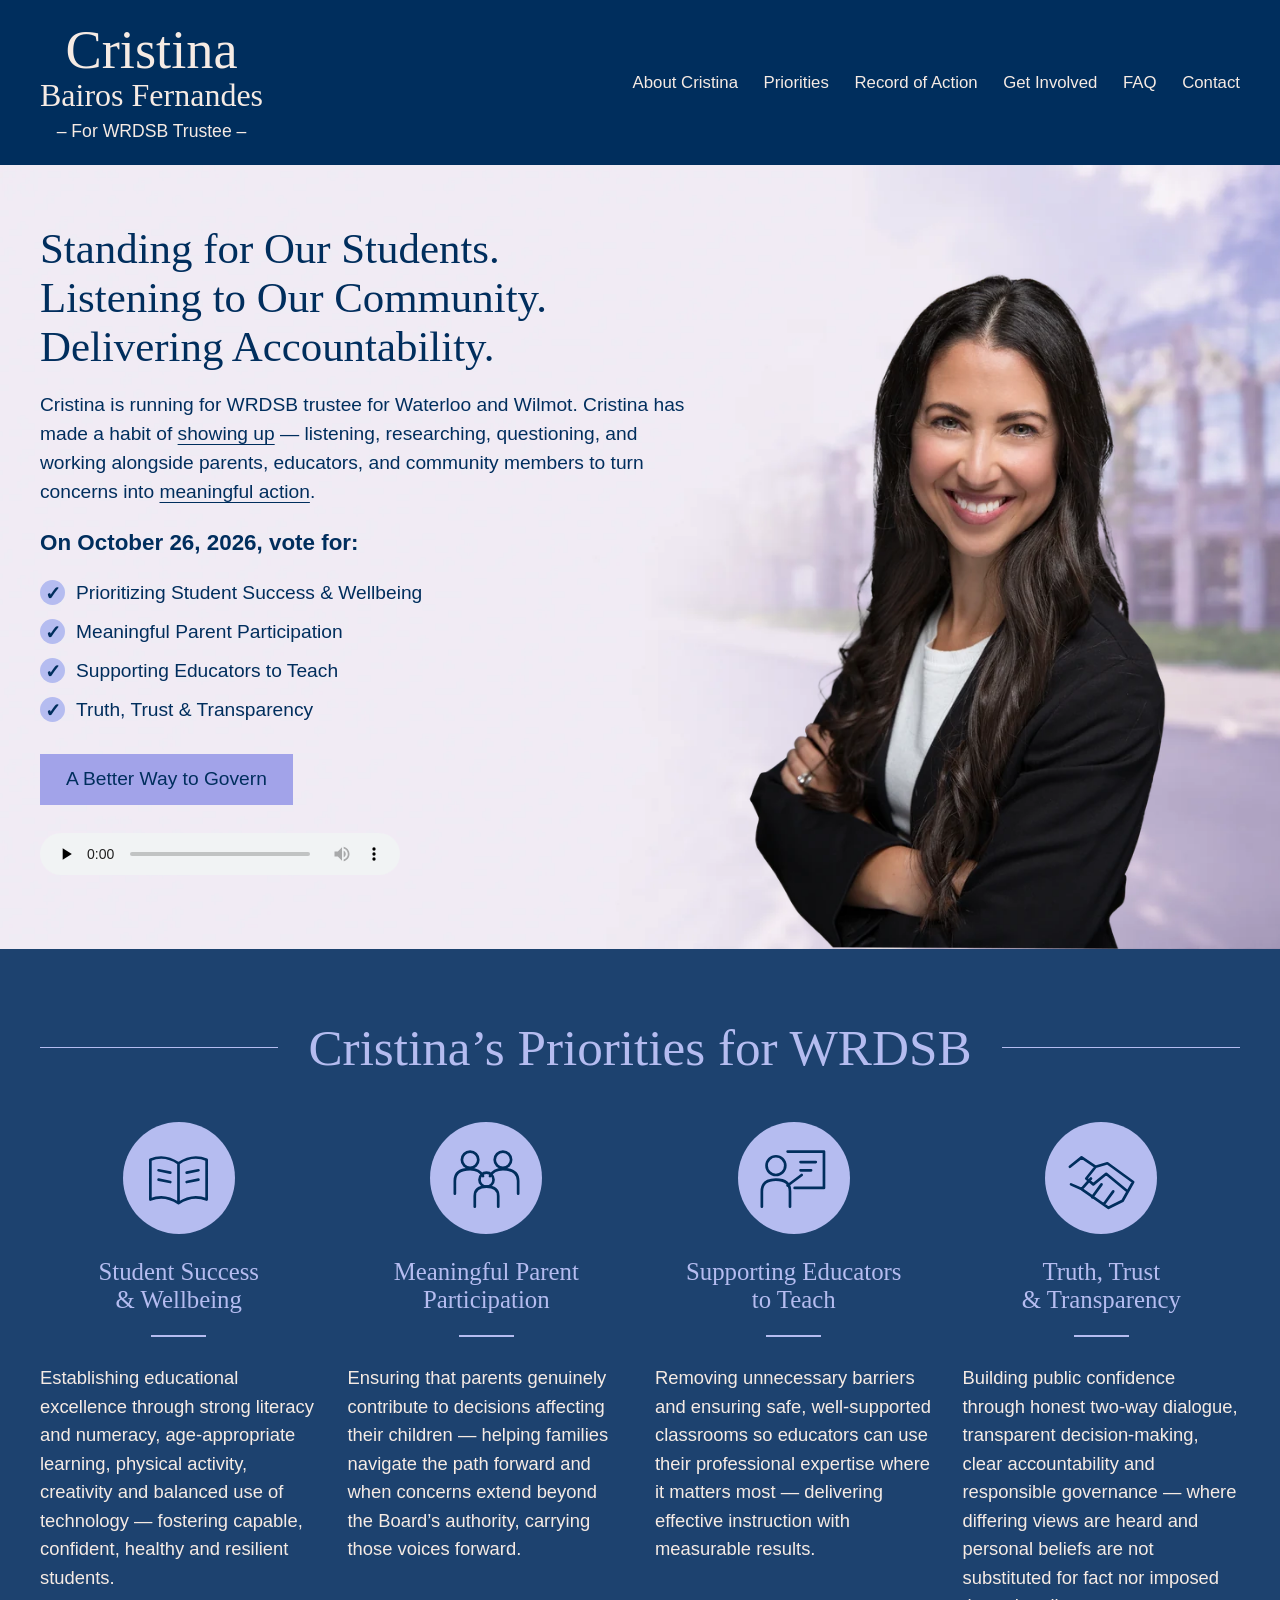
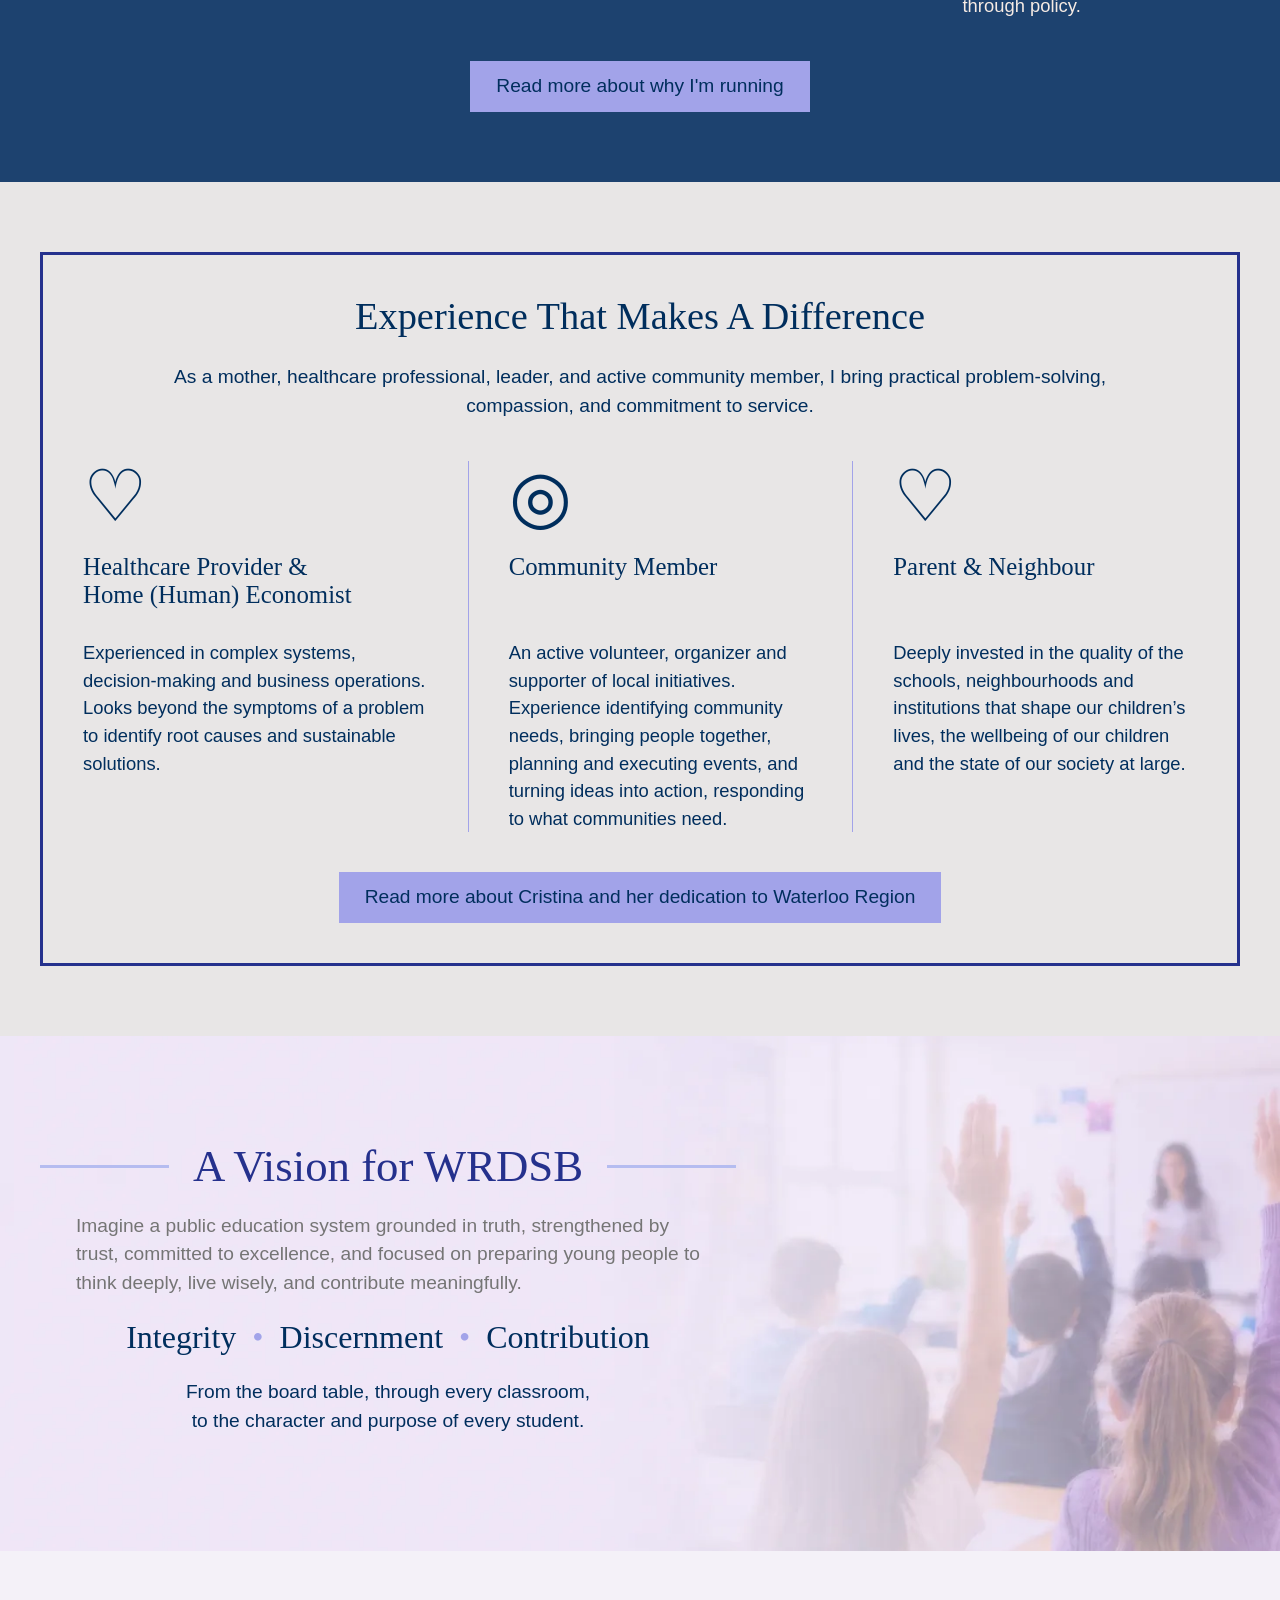
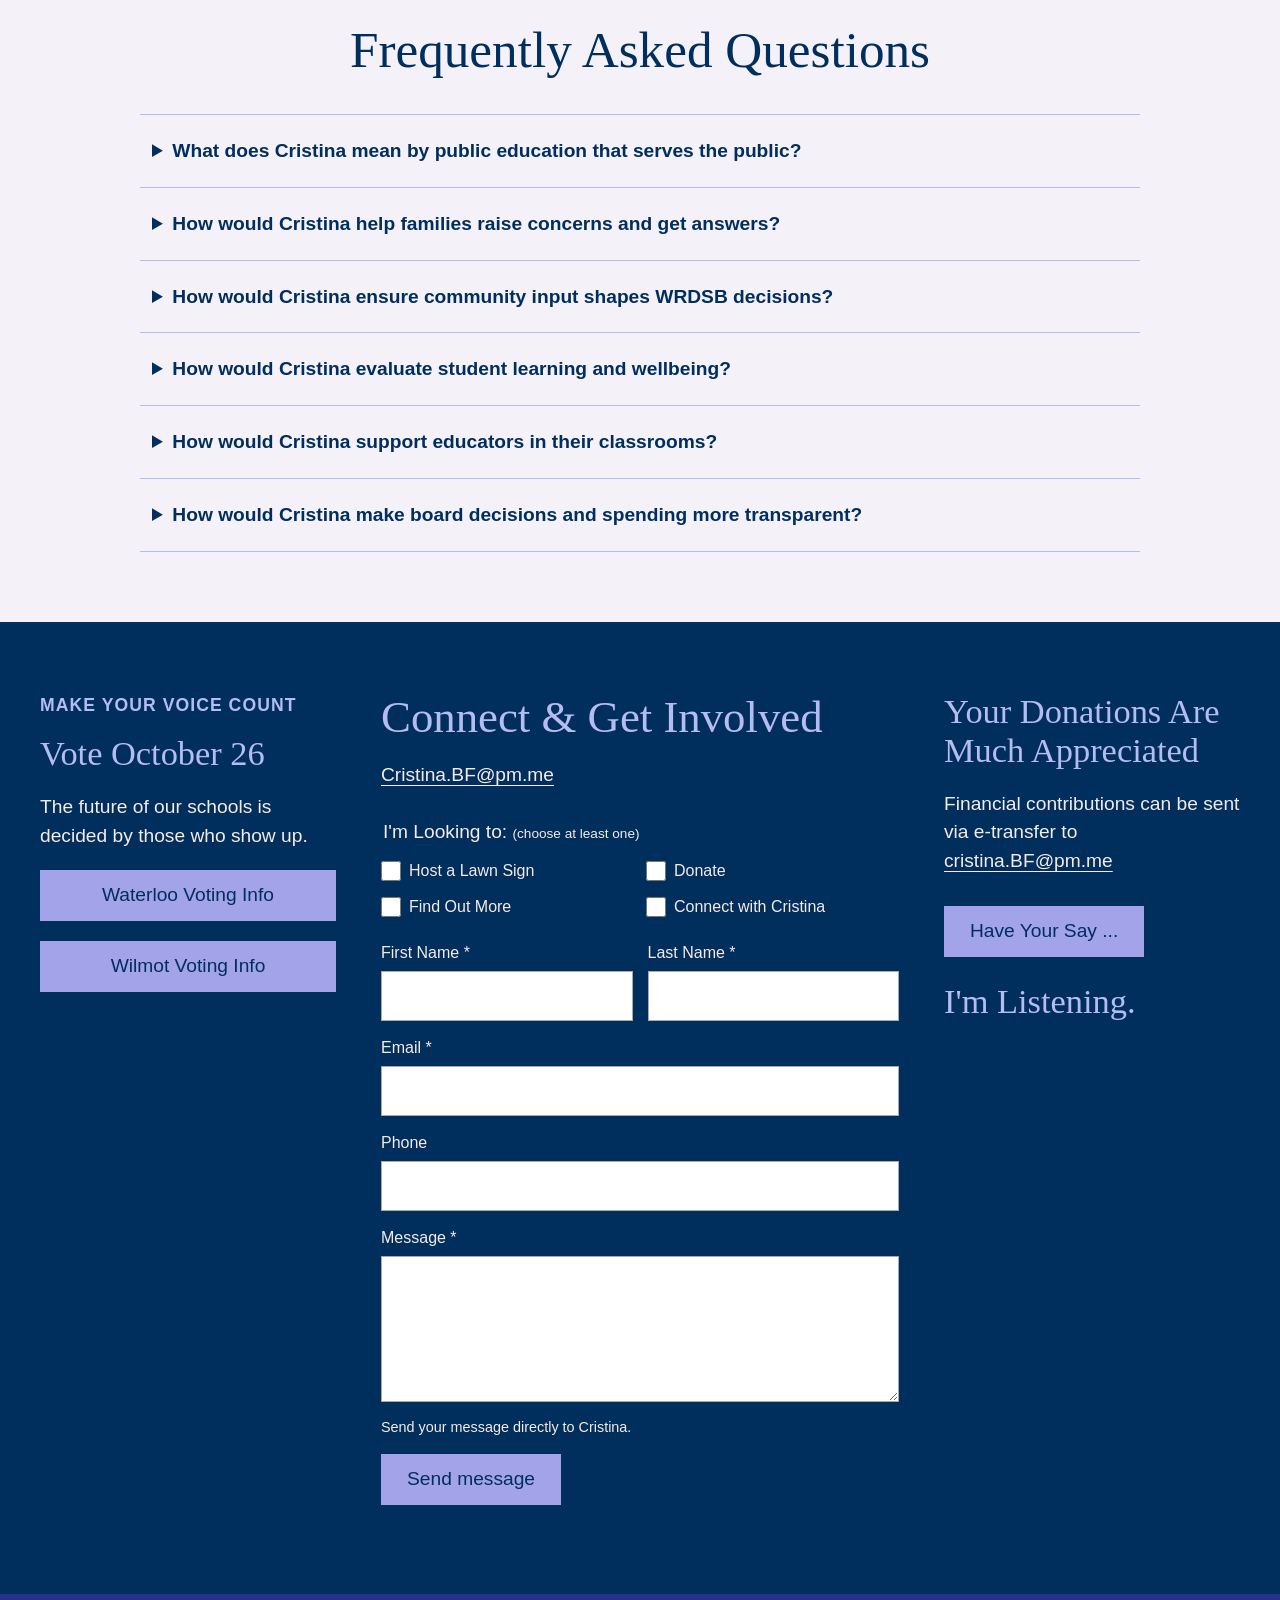
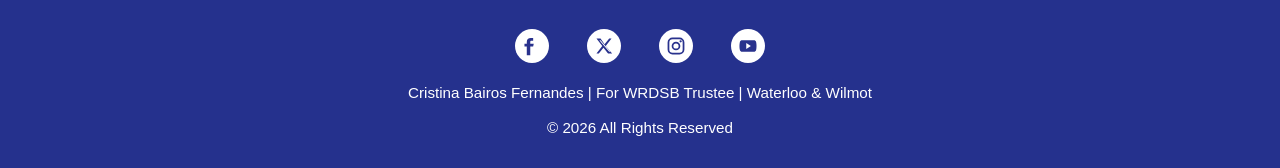
<file: index.html>
<!doctype html>
<html lang="en-CA">
<head>
  <meta charset="utf-8">
  <meta name="viewport" content="width=device-width, initial-scale=1">
  <title>Cristina Bairos Fernandes | 2026 WRDSB Trustee Candidate for Waterloo &amp; Wilmot</title>
  <meta name="description" content="Meet Cristina Bairos Fernandes, a 2026 WRDSB trustee candidate for Waterloo and Wilmot. Explore her priorities, record of action and approach to public education.">
  <link rel="icon" href="https://static.wixstatic.com/media/94a08f_8d7bc930679843a6bdc421e61376ba02~mv2.png">
  <link rel="stylesheet" href="styles.css?v=35">
  <script src="script.js?v=9" defer></script>
  <meta property="og:type" content="website">
  <meta property="og:site_name" content="Cristina Bairos Fernandes">
  <meta property="og:title" content="Cristina Bairos Fernandes | 2026 WRDSB Trustee Candidate for Waterloo &amp; Wilmot">
  <meta property="og:description" content="Meet Cristina Bairos Fernandes, a 2026 WRDSB trustee candidate for Waterloo and Wilmot. Explore her priorities, record of action and approach to public education.">
  <meta property="og:image" content="https://lvernon91.github.io/cfernandes2026/assets/social-preview.png">
  <meta property="og:image:width" content="648">
  <meta property="og:image:height" content="366">
  <meta property="og:image:alt" content="Cristina Bairos Fernandes — She’s Listening. She’s Taking Action. WRDSB Trustee in Waterloo and Wilmot.">
  <meta name="twitter:card" content="summary_large_image">
  <meta name="twitter:title" content="Cristina Bairos Fernandes | 2026 WRDSB Trustee Candidate for Waterloo &amp; Wilmot">
  <meta name="twitter:description" content="Meet Cristina Bairos Fernandes, a 2026 WRDSB trustee candidate for Waterloo and Wilmot. Explore her priorities, record of action and approach to public education.">
  <meta name="twitter:image" content="https://lvernon91.github.io/cfernandes2026/assets/social-preview.png">
  <link rel="canonical" href="https://lvernon91.github.io/cfernandes2026/">
  <meta property="og:url" content="https://lvernon91.github.io/cfernandes2026/">
  <script type="application/ld+json">
{
  "@context": "https://schema.org",
  "@graph": [
    {
      "@type": "Person",
      "@id": "https://lvernon91.github.io/cfernandes2026/#cristina",
      "name": "Cristina Bairos Fernandes",
      "url": "https://lvernon91.github.io/cfernandes2026/",
      "image": "https://lvernon91.github.io/cfernandes2026/assets/cristina-portrait.webp",
      "description": "2026 candidate for Waterloo Region District School Board (WRDSB) trustee for Waterloo and Wilmot, Ontario.",
      "sameAs": [
        "https://www.facebook.com/CrisBairosFern",
        "https://mobile.twitter.com/CrisBairosFern",
        "https://www.instagram.com/crisbairosfern/",
        "https://www.youtube.com/@CrisBairosFern/videos"
      ]
    },
    {
      "@type": "WebSite",
      "@id": "https://lvernon91.github.io/cfernandes2026/#website",
      "url": "https://lvernon91.github.io/cfernandes2026/",
      "name": "Cristina Bairos Fernandes",
      "publisher": {
        "@id": "https://lvernon91.github.io/cfernandes2026/#cristina"
      }
    },
    {
      "@type": "WebPage",
      "@id": "https://lvernon91.github.io/cfernandes2026/#webpage",
      "url": "https://lvernon91.github.io/cfernandes2026/",
      "name": "Cristina Bairos Fernandes | 2026 WRDSB Trustee Candidate for Waterloo & Wilmot",
      "description": "Meet Cristina Bairos Fernandes, a 2026 WRDSB trustee candidate for Waterloo and Wilmot. Explore her priorities, record of action and approach to public education.",
      "inLanguage": "en-CA",
      "isPartOf": {
        "@id": "https://lvernon91.github.io/cfernandes2026/#website"
      },
      "about": {
        "@id": "https://lvernon91.github.io/cfernandes2026/#cristina"
      }
    },
    {
      "@type": "FAQPage",
      "@id": "https://lvernon91.github.io/cfernandes2026/#faq",
      "url": "https://lvernon91.github.io/cfernandes2026/#faq",
      "isPartOf": {
        "@id": "https://lvernon91.github.io/cfernandes2026/#webpage"
      },
      "about": {
        "@id": "https://lvernon91.github.io/cfernandes2026/#cristina"
      },
      "mainEntity": [
        {
          "@type": "Question",
          "name": "What does Cristina mean by public education that serves the public?",
          "acceptedAnswer": {
            "@type": "Answer",
            "text": "I believe a publicly funded school board should welcome scrutiny, respect differing views and distinguish evidence from opinion. Students’ learning and wellbeing should remain central, and families and community members should be able to understand and contribute to decisions."
          }
        },
        {
          "@type": "Question",
          "name": "How would Cristina help families raise concerns and get answers?",
          "acceptedAnswer": {
            "@type": "Answer",
            "text": "I would pursue clearer, more reasonable pathways for raising and resolving concerns, alongside stronger two-way communication between families, trustees and the Board. Families should know who makes decisions and where to turn when concerns remain unresolved. When issues fall outside the Board’s authority, I would carry those concerns forward to the province."
          }
        },
        {
          "@type": "Question",
          "name": "How would Cristina ensure community input shapes WRDSB decisions?",
          "acceptedAnswer": {
            "@type": "Answer",
            "text": "I would advocate for meaningful consultation before decisions are made, stronger roles for school councils and the Parent Involvement Committee, and regular community conversations and town halls. Consultation should include follow-up explaining what was heard, what was decided and why."
          }
        },
        {
          "@type": "Question",
          "name": "How would Cristina evaluate student learning and wellbeing?",
          "acceptedAnswer": {
            "@type": "Answer",
            "text": "I would pursue clear, measurable student outcomes and regular evaluation of programs. My priorities include stronger literacy and numeracy, earlier support when students fall behind, and learning that supports capable, confident, healthy and resilient students. That includes purposeful, balanced technology use alongside physical activity, outdoor time, creativity and hands-on learning."
          }
        },
        {
          "@type": "Question",
          "name": "How would Cristina support educators in their classrooms?",
          "acceptedAnswer": {
            "@type": "Answer",
            "text": "I would pursue safer, more orderly classrooms and timely support for students with complex learning, behavioural or developmental needs. I would also advocate for meaningful educator input into classroom-related policy, professional development tied to educational excellence, and professional support that helps educators focus on effective teaching."
          }
        },
        {
          "@type": "Question",
          "name": "How would Cristina make board decisions and spending more transparent?",
          "acceptedAnswer": {
            "@type": "Answer",
            "text": "The public should be able to understand what was decided, why, what evidence supported it, what it cost and whether it worked. I would pursue clearer reporting, accessible board information, measurable goals and regular evaluation, with stronger accountability for public funds and educational results."
          }
        }
      ]
    }
  ]
}
  </script>
</head>
<body>
<a class="skip-link" href="#main">Skip to content</a>
<header class="site-header">
  <div class="header-inner wrap">
    <a class="brand" href="./" aria-label="Cristina Bairos Fernandes, home"><span>Cristina</span><span>Bairos Fernandes</span><small>– For WRDSB Trustee –</small></a>
    <details class="navigation" open><summary>Menu <span aria-hidden="true">☰</span></summary><nav aria-label="Main navigation">
      <a href="about-cris/">About Cristina</a>
      <a href="priorities/">Priorities</a>
      <a href="record-of-action/">Record of Action</a>
      <a href="getting-involved/">Get Involved</a>
      <a href="#faq">FAQ</a>
      <a href="#contact">Contact</a>
    </nav></details>
  </div>
</header>
<main id="main">
  <section class="hero">
    <div class="hero-inner wrap">
      <div class="hero-copy">
        <h1>Standing for Our Students.<br>Listening to Our Community.<br>Delivering Accountability.</h1>
        <p><span class="hero-candidacy">Cristina is running for WRDSB trustee for Waterloo and Wilmot. </span>Cristina has made a habit of <a href="priorities/">showing up</a> — listening, researching, questioning, and working alongside parents, educators, and community members to turn concerns into <a href="https://empowrconnect.substack.com/">meaningful action</a>.</p>
        <div class="hero-vote-desktop">
        <p class="vote-date"><strong>On October 26, 2026, vote for:</strong></p>
        <ul class="commitments"><li>Prioritizing Student Success &amp; Wellbeing</li><li>Meaningful Parent Participation</li><li>Supporting Educators to Teach</li><li>Truth, Trust &amp; Transparency</li></ul>
        </div>
        <a class="button" href="priorities/">A Better Way to Govern</a>
        <audio class="hero-audio" controls preload="none" aria-label="Listen to Cristina’s recording"><source src="assets/cristina-recording.mp3" type="audio/mpeg">Your browser does not support audio playback.</audio>
      </div>
      <img class="portrait" srcset="assets/cristina-portrait-600.webp 600w, assets/cristina-portrait.webp 1200w" sizes="(max-width: 700px) 56vw, (max-width: 1100px) 43vw, min(40vw, 600px)" src="assets/cristina-portrait.webp" alt="Cristina Bairos Fernandes" width="1200" height="1800" fetchpriority="high">
    </div>
    <div class="hero-vote-mobile"><div class="wrap">
        <p class="vote-date"><strong>On October 26, 2026, vote for:</strong></p>
        <ul class="commitments"><li>Prioritizing Student Success &amp; Wellbeing</li><li>Meaningful Parent Participation</li><li>Supporting Educators to Teach</li><li>Truth, Trust &amp; Transparency</li></ul>
        <div class="hero-audio-mobile-slot"></div>
    </div></div>
  </section>

  <section class="priorities section-space" aria-labelledby="priorities-title">
    <div class="wrap"><h2 class="ruled" id="priorities-title">Cristina’s Priorities for WRDSB</h2>
      <div class="priority-grid">
        <article><div class="icon-circle" aria-hidden="true"><svg viewBox="0 0 64 64"><path d="M8 16q12-5 24 3 12-8 24-3v34q-12-5-24 3-12-8-24-3zM32 19v34M15 25l10 2M15 33l10 2M39 27l10-2M39 35l10-2"/></svg></div><h3>Student Success<br>&amp; Wellbeing</h3><p>Establishing educational excellence through strong literacy and numeracy, age-appropriate learning, physical activity, creativity and balanced use of technology — fostering capable, confident, healthy and resilient students.</p></article>
        <article><div class="icon-circle" aria-hidden="true"><svg viewBox="0 0 64 64"><circle cx="18" cy="16" r="7"/><circle cx="46" cy="16" r="7"/><circle cx="32" cy="33" r="6"/><path d="M5 45V34q0-10 13-10 8 0 11 6M59 45V34q0-10-13-10-8 0-11 6M22 56V47q0-8 10-8t10 8v9"/></svg></div><h3>Meaningful Parent<br>Participation</h3><p>Ensuring that parents genuinely contribute to decisions affecting their children — helping families navigate the path forward and when concerns extend beyond the Board’s authority, carrying those voices forward.</p></article>
        <article><div class="icon-circle" aria-hidden="true"><svg viewBox="0 0 64 64"><path d="M27 9h31v31H33M38 18h13M38 25h9M5 56V43q0-10 12-10t12 10v13M27 38l12-9"/><circle cx="17" cy="21" r="8"/></svg></div><h3>Supporting Educators<br>to Teach</h3><p>Removing unnecessary barriers and ensuring safe, well-supported classrooms so educators can use their professional expertise where it matters most — delivering effective instruction with measurable results.</p></article>
        <article><div class="icon-circle" aria-hidden="true"><svg viewBox="0 0 64 64"><path d="M5 22l10-8 12 8 10-3 22 16-9 16-12 6-23-16-9-4M27 22l-8 10 6 5 11-9 17 14M15 41l8-9M24 48l8-11M34 54l8-11"/></svg></div><h3>Truth, Trust<br>&amp; Transparency</h3><p>Building public confidence through honest two-way dialogue, transparent decision-making, clear accountability and responsible governance — where differing views are heard and personal beliefs are not substituted for fact nor imposed through policy.</p></article>
      </div>
      <div class="center"><a class="button" href="about-cris/">Read more about why I'm running</a></div>
    </div>
  </section>
  <section class="experience section-space" aria-labelledby="experience-title"><div class="experience-panel wrap">
    <h2 id="experience-title">Experience That Makes A Difference</h2>
    <p class="intro">As a mother, healthcare professional, leader, and active community member, I bring practical problem-solving, compassion, and commitment to service.</p>
    <div class="experience-grid">
      <article><span class="experience-symbol" aria-hidden="true">♡</span><h3>Healthcare Provider &amp;<br>Home (Human) Economist</h3><p>Experienced in complex systems, decision-making and business operations. Looks beyond the symptoms of a problem to identify root causes and sustainable solutions.</p></article>
      <article><span class="experience-symbol" aria-hidden="true">◎</span><h3>Community Member</h3><p>An active volunteer, organizer and supporter of local initiatives. Experience identifying community needs, bringing people together, planning and executing events, and turning ideas into action, responding to what communities need.</p></article>
      <article><span class="experience-symbol" aria-hidden="true">♡</span><h3>Parent &amp; Neighbour</h3><p>Deeply invested in the quality of the schools, neighbourhoods and institutions that shape our children’s lives, the wellbeing of our children and the state of our society at large.</p></article>
    </div>
    <div class="center"><a class="button" href="about-cris/">Read more about Cristina and her dedication to Waterloo Region</a></div>
  </div></section>
  <section class="vision section-space" aria-labelledby="vision-title"><div class="vision-panel wrap">
    <h2 class="vision-title" id="vision-title">A Vision for WRDSB</h2>
    <p>Imagine a public education system grounded in truth, strengthened by trust, committed to excellence, and focused on preparing young people to think deeply, live wisely, and contribute meaningfully.</p>
    <p class="vision-values">Integrity <span aria-hidden="true">•</span> Discernment <span aria-hidden="true">•</span> Contribution</p>
    <p class="vision-closing">From the board table, through every classroom,<br>to the character and purpose of every student.</p>
  </div></section>

  <section class="faq section-space" id="faq" aria-labelledby="faq-title"><div class="faq-inner wrap">
    <h2 id="faq-title">Frequently Asked Questions</h2>
    <details class="faq-item" id="faq-1"><summary>What does Cristina mean by public education that serves the public?</summary><div class="faq-answer"><p>I believe a publicly funded school board should welcome scrutiny, respect differing views and distinguish evidence from opinion. Students’ learning and wellbeing should remain central, and families and community members should be able to understand and contribute to decisions.</p><p><a href="priorities/#truth-trust-transparency">Read the supporting platform priorities</a></p></div></details>
    <details class="faq-item" id="faq-2"><summary>How would Cristina help families raise concerns and get answers?</summary><div class="faq-answer"><p>I would pursue clearer, more reasonable pathways for raising and resolving concerns, alongside stronger two-way communication between families, trustees and the Board. Families should know who makes decisions and where to turn when concerns remain unresolved. When issues fall outside the Board’s authority, I would carry those concerns forward to the province.</p><p><a href="priorities/#parent-participation">Read the supporting platform priorities</a></p></div></details>
    <details class="faq-item" id="faq-3"><summary>How would Cristina ensure community input shapes WRDSB decisions?</summary><div class="faq-answer"><p>I would advocate for meaningful consultation before decisions are made, stronger roles for school councils and the Parent Involvement Committee, and regular community conversations and town halls. Consultation should include follow-up explaining what was heard, what was decided and why.</p><p><a href="priorities/#parent-participation">Read the supporting platform priorities</a></p></div></details>
    <details class="faq-item" id="faq-4"><summary>How would Cristina evaluate student learning and wellbeing?</summary><div class="faq-answer"><p>I would pursue clear, measurable student outcomes and regular evaluation of programs. My priorities include stronger literacy and numeracy, earlier support when students fall behind, and learning that supports capable, confident, healthy and resilient students. That includes purposeful, balanced technology use alongside physical activity, outdoor time, creativity and hands-on learning.</p><p><a href="priorities/#student-success">Read the supporting platform priorities</a></p></div></details>
    <details class="faq-item" id="faq-5"><summary>How would Cristina support educators in their classrooms?</summary><div class="faq-answer"><p>I would pursue safer, more orderly classrooms and timely support for students with complex learning, behavioural or developmental needs. I would also advocate for meaningful educator input into classroom-related policy, professional development tied to educational excellence, and professional support that helps educators focus on effective teaching.</p><p><a href="priorities/#supporting-educators">Read the supporting platform priorities</a></p></div></details>
    <details class="faq-item" id="faq-6"><summary>How would Cristina make board decisions and spending more transparent?</summary><div class="faq-answer"><p>The public should be able to understand what was decided, why, what evidence supported it, what it cost and whether it worked. I would pursue clearer reporting, accessible board information, measurable goals and regular evaluation, with stronger accountability for public funds and educational results.</p><p><a href="priorities/#truth-trust-transparency">Read the supporting platform priorities</a></p></div></details>
  </div></section>
</main>
<footer>
  <div class="contact-section section-space" id="contact"><div class="contact-grid wrap">
    <section class="voting"><p class="eyebrow">Make Your Voice Count</p><h2>Vote October 26</h2><p>The future of our schools is decided by those who show up.</p><a class="button" href="https://www.waterloo.ca/council-and-committees/municipal-elections/vote-in-the-municipal-election">Waterloo Voting Info</a><a class="button" href="https://www.wilmot.ca/township-office/elections/">Wilmot Voting Info</a></section>
    <section class="connect"><h2>Connect &amp; Get Involved</h2><a class="email" href="mailto:Cristina.BF@pm.me">Cristina.BF@pm.me</a>
      <form id="contact-form" action="https://api.web3forms.com/submit" method="POST">
        <input type="hidden" name="access_key" value="16882bdd-f6e5-403b-aeac-d0b162ecda12">
        <input type="hidden" name="subject" value="Connect &amp; Get Involved — Cristina’s campaign website">
        <input type="hidden" name="from_name" value="Cristina’s campaign website">
        <input type="checkbox" name="botcheck" class="form-botcheck" tabindex="-1" aria-hidden="true" autocomplete="off">
        <fieldset><legend>I'm Looking to: <span>(choose at least one)</span></legend><div class="checkboxes"><label><input type="checkbox" name="interest" value="Host a Lawn Sign"> Host a Lawn Sign</label><label><input type="checkbox" name="interest" value="Donate"> Donate</label><label><input type="checkbox" name="interest" value="Find Out More"> Find Out More</label><label><input type="checkbox" name="interest" value="Connect with Cristina"> Connect with Cristina</label></div></fieldset>
        <div class="name-fields"><label>First Name *<input name="firstName" autocomplete="given-name" maxlength="100" required></label><label>Last Name *<input name="lastName" autocomplete="family-name" maxlength="100" required></label></div>
        <label>Email *<input name="email" type="email" autocomplete="email" maxlength="250" required></label>
        <label>Phone<input name="phone" type="tel" autocomplete="tel" maxlength="50"></label>
        <label>Message *<textarea name="message" rows="5" required></textarea></label>
        <p class="form-note">Send your message directly to Cristina.</p>
        <button class="button" type="submit">Send message</button><p id="form-status" role="status"></p>
      </form>
    </section>
    <section class="donations"><h2>Your Donations Are Much Appreciated</h2><p>Financial contributions can be sent via e-transfer to <a href="mailto:cristina.BF@pm.me?subject=Cristina%20for%20WRDSB%20Trustee%20Financial%20Contribution">cristina.BF@pm.me</a></p><a class="button" href="https://docs.google.com/forms/d/e/1FAIpQLSfS1SNRipjZpWVrn5qnN9l6ZZ29Iqpj7XGVn9k5e36djP1xtg/viewform?usp=publish-editor">Have Your Say ...</a><h2 class="listening">I'm Listening.</h2></section>
  </div></div>
  <div class="footer-bottom"><div class="wrap"><nav class="social social-footer-icons" aria-label="Social media"><a href="https://www.facebook.com/CrisBairosFern" aria-label="Facebook"><img src="assets/facebook.svg" alt="" width="30" height="30"></a><a href="https://mobile.twitter.com/CrisBairosFern" aria-label="Twitter"><img src="assets/x.svg" alt="" width="30" height="30"></a><a href="https://www.instagram.com/crisbairosfern/" aria-label="Instagram"><img src="assets/instagram.svg" alt="" width="30" height="30"></a><a href="https://www.youtube.com/@CrisBairosFern/videos" aria-label="YouTube"><img src="assets/youtube.svg" alt="" width="30" height="30"></a></nav><p>Cristina Bairos Fernandes | For WRDSB Trustee | Waterloo &amp; Wilmot</p><p>© 2026 All Rights Reserved</p></div></div>
</footer>
</body>
</html>
</file>
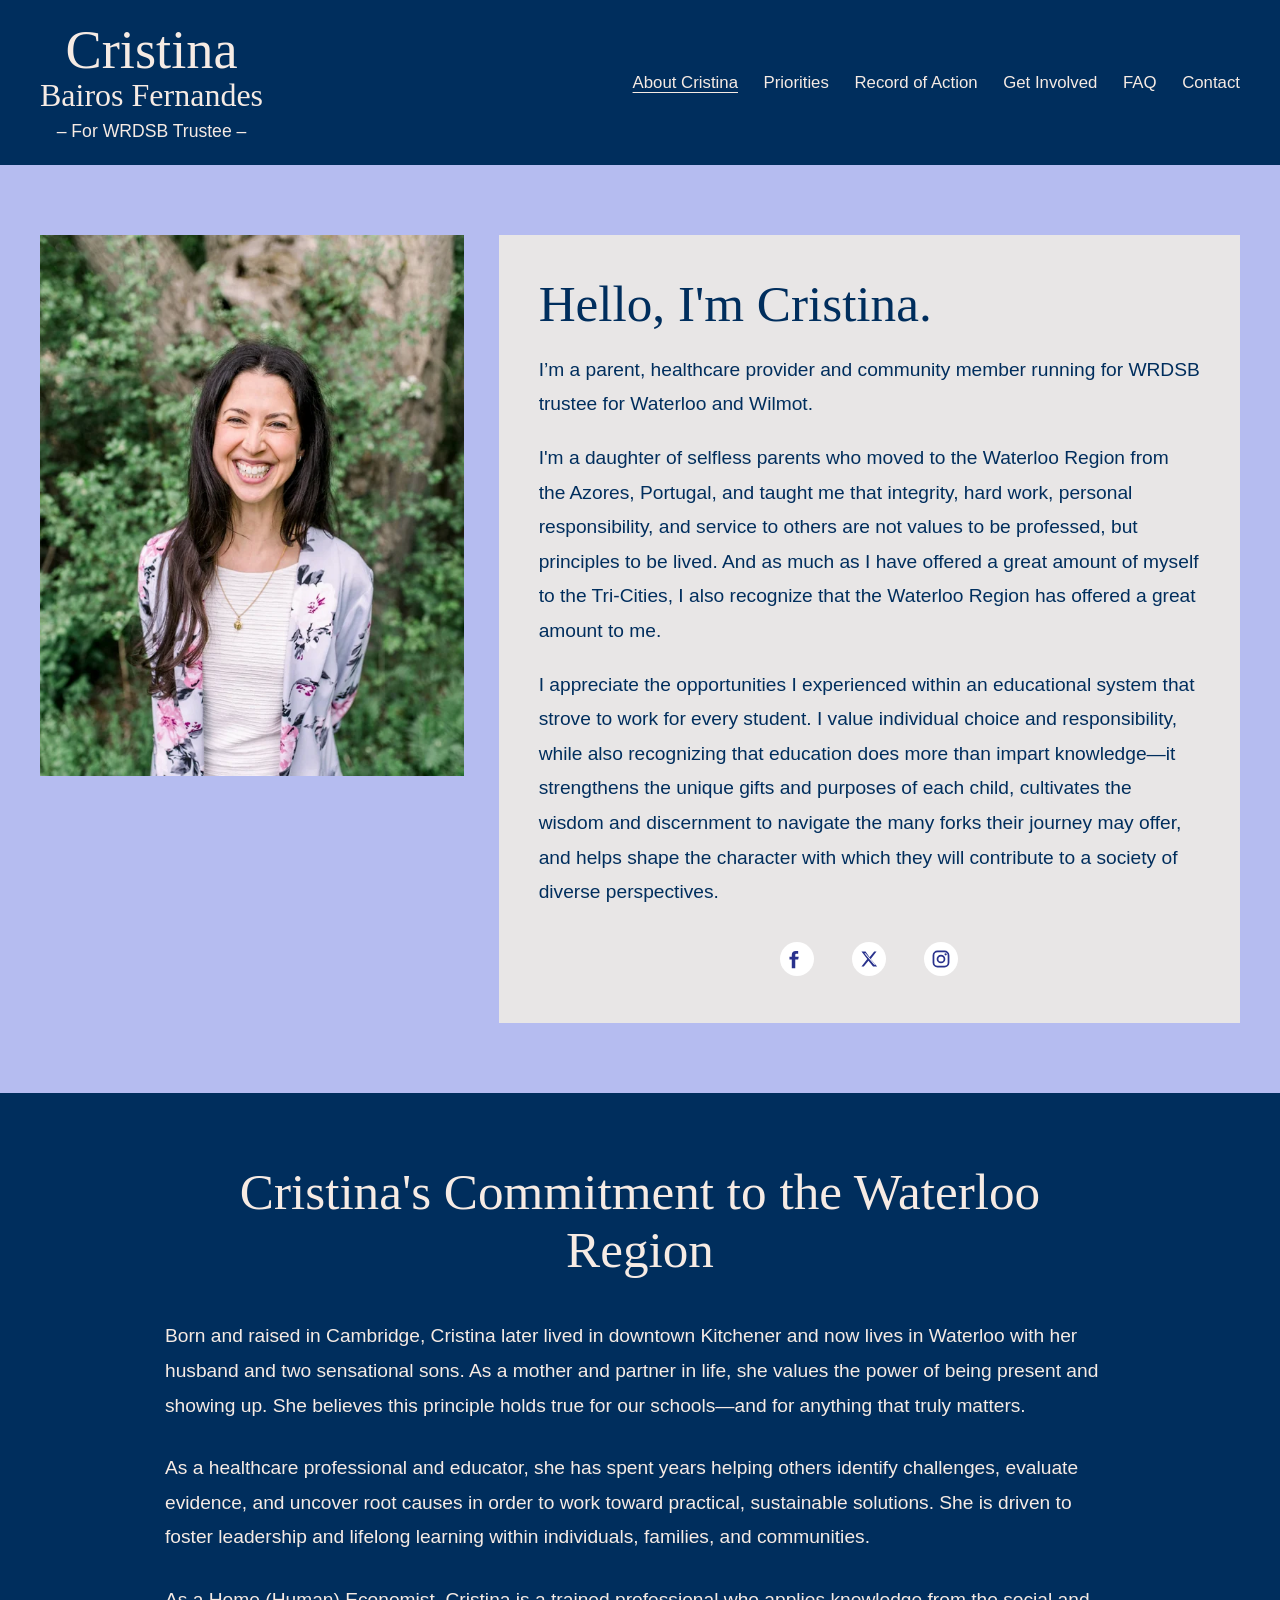
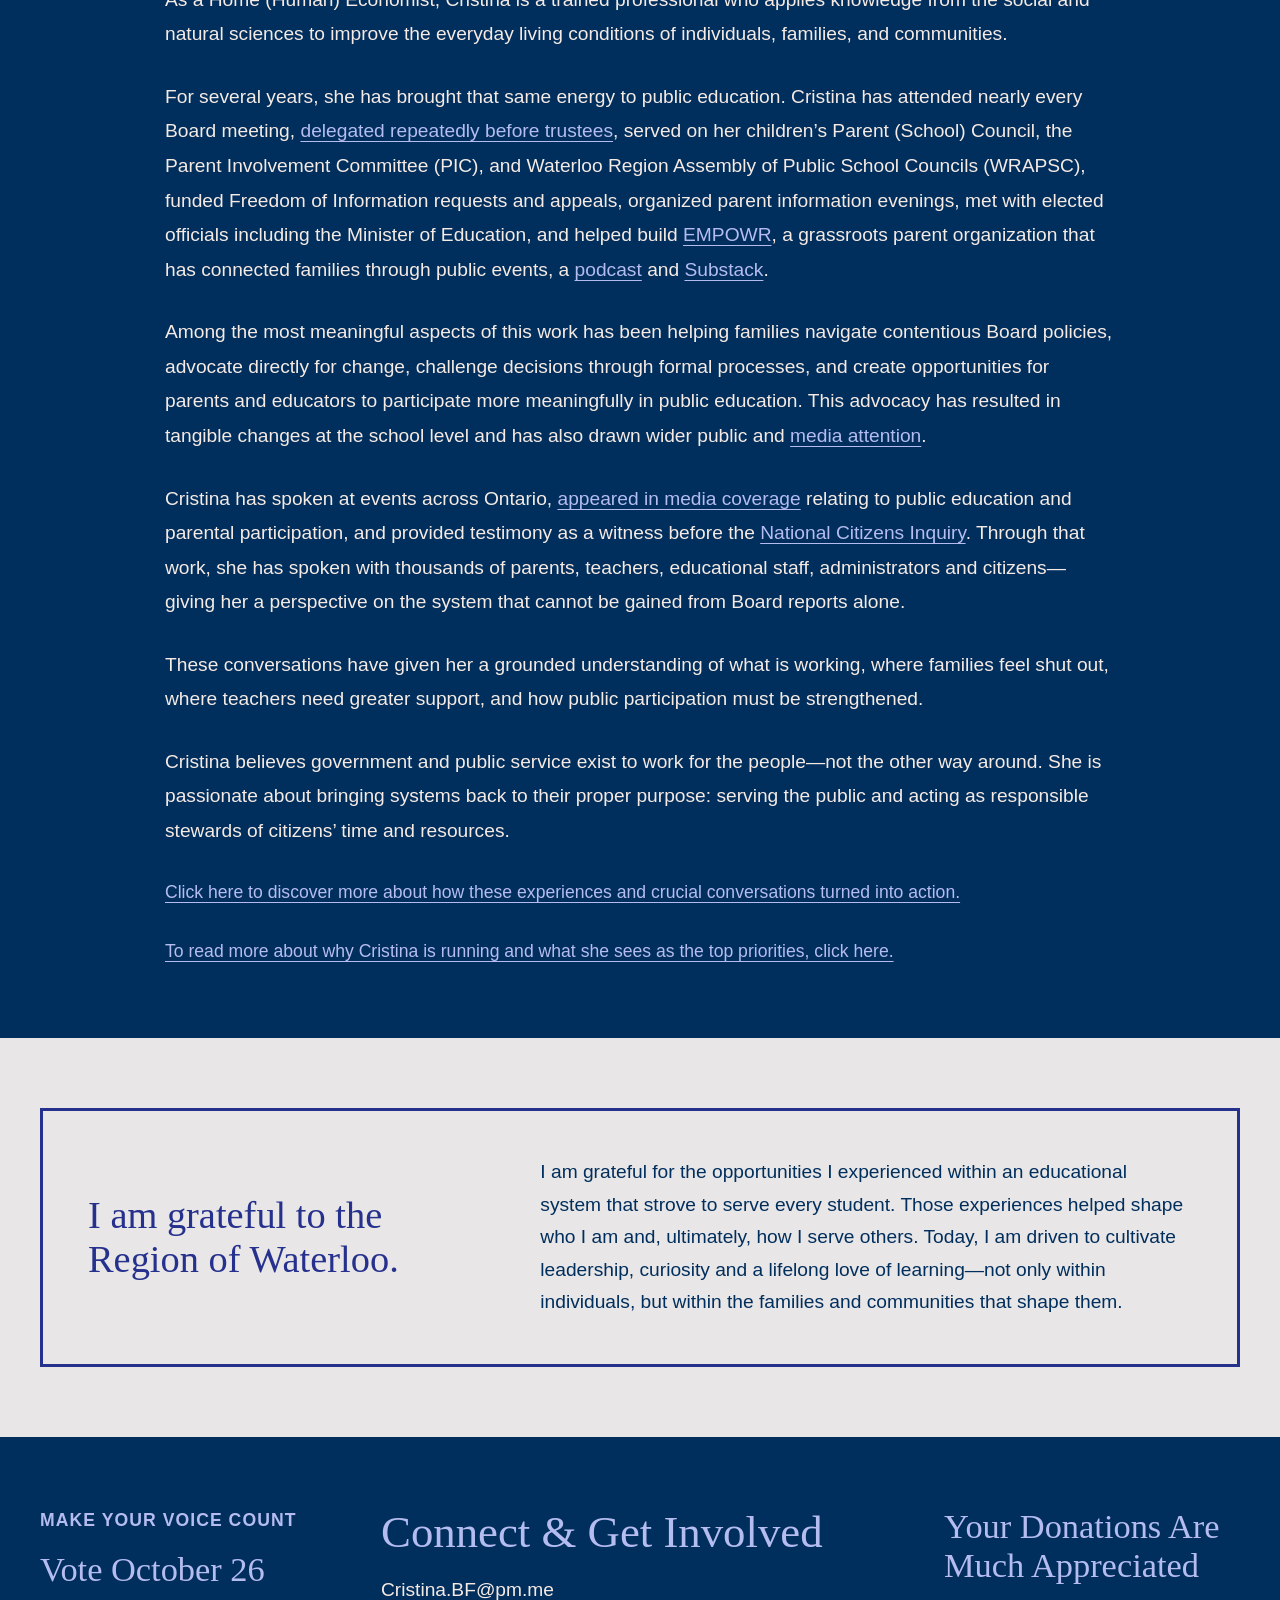
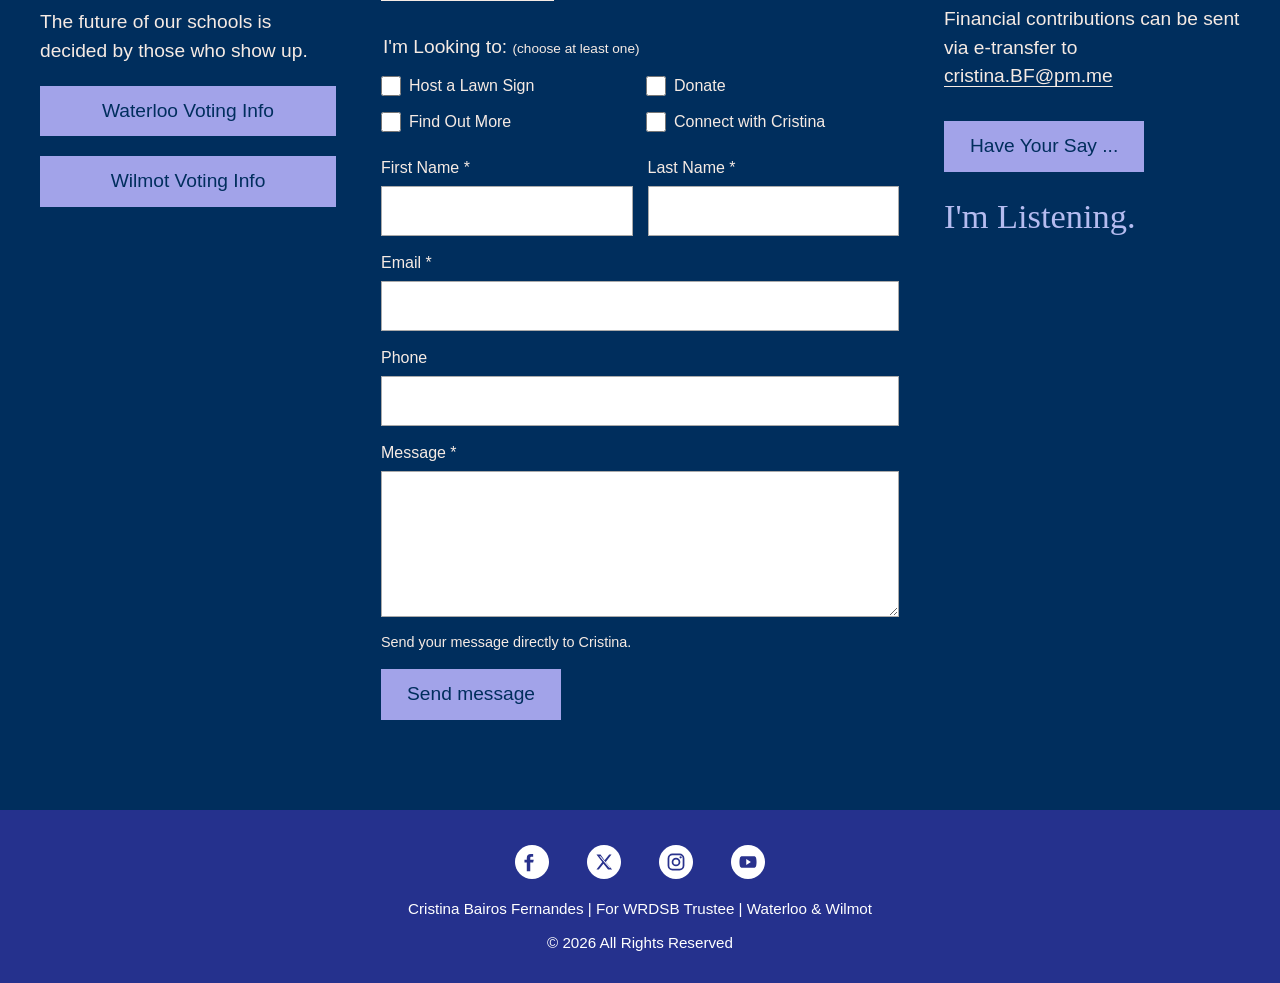
<file: about-cris/index.html>
<!doctype html>
<html lang="en-CA">
<head>
  <meta charset="utf-8">
  <meta name="viewport" content="width=device-width, initial-scale=1">
  <title>About Cristina Bairos Fernandes | 2026 WRDSB Trustee Candidate</title>
  <meta name="description" content="Meet Cristina Bairos Fernandes, a parent, healthcare provider and community member running for WRDSB trustee for Waterloo and Wilmot in 2026.">
  <link rel="icon" href="https://static.wixstatic.com/media/94a08f_8d7bc930679843a6bdc421e61376ba02~mv2.png">
  <link rel="stylesheet" href="../styles.css?v=35">
  <script src="../script.js?v=9" defer></script>
  <meta property="og:type" content="website">
  <meta property="og:site_name" content="Cristina Bairos Fernandes">
  <meta property="og:title" content="About Cristina Bairos Fernandes | 2026 WRDSB Trustee Candidate">
  <meta property="og:description" content="Meet Cristina Bairos Fernandes, a parent, healthcare provider and community member running for WRDSB trustee for Waterloo and Wilmot in 2026.">
  <meta property="og:image" content="https://lvernon91.github.io/cfernandes2026/assets/social-preview.png">
  <meta property="og:image:width" content="648">
  <meta property="og:image:height" content="366">
  <meta property="og:image:alt" content="Cristina Bairos Fernandes — She’s Listening. She’s Taking Action. WRDSB Trustee in Waterloo and Wilmot.">
  <meta name="twitter:card" content="summary_large_image">
  <meta name="twitter:title" content="About Cristina Bairos Fernandes | 2026 WRDSB Trustee Candidate">
  <meta name="twitter:description" content="Meet Cristina Bairos Fernandes, a parent, healthcare provider and community member running for WRDSB trustee for Waterloo and Wilmot in 2026.">
  <meta name="twitter:image" content="https://lvernon91.github.io/cfernandes2026/assets/social-preview.png">
  <link rel="canonical" href="https://lvernon91.github.io/cfernandes2026/about-cris/">
  <meta property="og:url" content="https://lvernon91.github.io/cfernandes2026/about-cris/">
  <script type="application/ld+json">
{
  "@context": "https://schema.org",
  "@graph": [
    {
      "@type": "Person",
      "@id": "https://lvernon91.github.io/cfernandes2026/#cristina",
      "name": "Cristina Bairos Fernandes",
      "url": "https://lvernon91.github.io/cfernandes2026/",
      "image": "https://lvernon91.github.io/cfernandes2026/assets/cristina-portrait.webp",
      "description": "2026 candidate for Waterloo Region District School Board (WRDSB) trustee for Waterloo and Wilmot, Ontario.",
      "sameAs": [
        "https://www.facebook.com/CrisBairosFern",
        "https://mobile.twitter.com/CrisBairosFern",
        "https://www.instagram.com/crisbairosfern/",
        "https://www.youtube.com/@CrisBairosFern/videos"
      ]
    },
    {
      "@type": "WebSite",
      "@id": "https://lvernon91.github.io/cfernandes2026/#website",
      "url": "https://lvernon91.github.io/cfernandes2026/",
      "name": "Cristina Bairos Fernandes",
      "publisher": {
        "@id": "https://lvernon91.github.io/cfernandes2026/#cristina"
      }
    },
    {
      "@type": "WebPage",
      "@id": "https://lvernon91.github.io/cfernandes2026/about-cris/#webpage",
      "url": "https://lvernon91.github.io/cfernandes2026/about-cris/",
      "name": "About Cristina Bairos Fernandes | 2026 WRDSB Trustee Candidate",
      "description": "Meet Cristina Bairos Fernandes, a parent, healthcare provider and community member running for WRDSB trustee for Waterloo and Wilmot in 2026.",
      "inLanguage": "en-CA",
      "isPartOf": {
        "@id": "https://lvernon91.github.io/cfernandes2026/#website"
      },
      "about": {
        "@id": "https://lvernon91.github.io/cfernandes2026/#cristina"
      }
    }
  ]
}
  </script>
</head>
<body>
<a class="skip-link" href="#main">Skip to content</a>
<header class="site-header">
  <div class="header-inner wrap">
    <a class="brand" href="../" aria-label="Cristina Bairos Fernandes, home"><span>Cristina</span><span>Bairos Fernandes</span><small>– For WRDSB Trustee –</small></a>
    <details class="navigation" open><summary>Menu <span aria-hidden="true">☰</span></summary><nav aria-label="Main navigation">
      <a href="../about-cris/" aria-current="page">About Cristina</a>
      <a href="../priorities/">Priorities</a>
      <a href="../record-of-action/">Record of Action</a>
      <a href="../getting-involved/">Get Involved</a>
      <a href=".././#faq">FAQ</a>
      <a href="#contact">Contact</a>
    </nav></details>
  </div>
</header>
<main id="main">
  <section class="about-intro section-space"><div class="about-intro-grid wrap">
    <img class="about-portrait" srcset="../assets/cristina-about-600.webp 600w, ../assets/cristina-about.webp 1100w" sizes="(max-width: 900px) min(400px, 100vw - 48px), min(35vw, 500px)" src="../assets/cristina-about.webp" alt="Cristina Bairos Fernandes" width="1100" height="1405" fetchpriority="high">
    <div class="about-intro-copy"><h1>Hello, I'm Cristina.</h1>
      <p>I’m a parent, healthcare provider and community member running for WRDSB trustee for Waterloo and Wilmot.</p>
      <p>I'm a daughter of selfless parents who moved to the Waterloo Region from the Azores, Portugal, and taught me that integrity, hard work, personal responsibility, and service to others are not values to be professed, but principles to be lived. And as much as I have offered a great amount of myself to the Tri-Cities, I also recognize that the Waterloo Region has offered a great amount to me.</p>
      <p>I appreciate the opportunities I experienced within an educational system that strove to work for every student. I value individual choice and responsibility, while also recognizing that education does more than impart knowledge—it strengthens the unique gifts and purposes of each child, cultivates the wisdom and discernment to navigate the many forks their journey may offer, and helps shape the character with which they will contribute to a society of diverse perspectives.</p>
      <nav class="social" aria-label="Connect with Cristina"><a href="https://www.facebook.com/CrisBairosFern" aria-label="Facebook"><img src="../assets/facebook.svg" alt="" width="30" height="30"></a><a href="https://mobile.twitter.com/CrisBairosFern" aria-label="Twitter"><img src="../assets/x.svg" alt="" width="30" height="30"></a><a href="https://www.instagram.com/crisbairosfern/" aria-label="Instagram"><img src="../assets/instagram.svg" alt="" width="30" height="30"></a></nav>
    </div>
  </div></section>
  <section class="about-commitment section-space" aria-labelledby="commitment-title"><div class="about-reading">
    <h2 id="commitment-title">Cristina's Commitment to the Waterloo Region</h2>
    <p>Born and raised in Cambridge, Cristina later lived in downtown Kitchener and now lives in Waterloo with her husband and two sensational sons. As a mother and partner in life, she values the power of being present and showing up. She believes this principle holds true for our schools—and for anything that truly matters.</p>
    <p>As a healthcare professional and educator, she has spent years helping others identify challenges, evaluate evidence, and uncover root causes in order to work toward practical, sustainable solutions. She is driven to foster leadership and lifelong learning within individuals, families, and communities.</p>
    <p>As a Home (Human) Economist, Cristina is a trained professional who applies knowledge from the social and natural sciences to improve the everyday living conditions of individuals, families, and communities.</p>
    <p>For several years, she has brought that same energy to public education. Cristina has attended nearly every Board meeting, <a href="https://www.youtube.com/@CrisBairosFern/videos">delegated repeatedly before trustees</a>, served on her children’s Parent (School) Council, the Parent Involvement Committee (PIC), and Waterloo Region Assembly of Public School Councils (WRAPSC), funded Freedom of Information requests and appeals, organized parent information evenings, met with elected officials including the Minister of Education, and helped build <a href="mailto:empowrconnect@gmail.com">EMPOWR</a>, a grassroots parent organization that has connected families through public events, a <a href="https://empowrconnect.substack.com/podcast">podcast</a> and <a href="https://empowrconnect.substack.com/">Substack</a>.</p>
    <p>Among the most meaningful aspects of this work has been helping families navigate contentious Board policies, advocate directly for change, challenge decisions through formal processes, and create opportunities for parents and educators to participate more meaningfully in public education. This advocacy has resulted in tangible changes at the school level and has also drawn wider public and <a href="https://www.theepochtimes.com/world/candidates-run-in-ontario-trustee-election-to-remove-politics-ideology-from-classrooms-4735652">media attention</a>.</p>
    <p>Cristina has spoken at events across Ontario, <a href="../record-of-action/">appeared in media coverage</a> relating to public education and parental participation, and provided testimony as a witness before the <a href="https://nationalcitizensinquiry.ca/witness/christina-fernandes/">National Citizens Inquiry</a>. Through that work, she has spoken with thousands of parents, teachers, educational staff, administrators and citizens—giving her a perspective on the system that cannot be gained from Board reports alone.</p>
    <p>These conversations have given her a grounded understanding of what is working, where families feel shut out, where teachers need greater support, and how public participation must be strengthened.</p>
    <p>Cristina believes government and public service exist to work for the people—not the other way around. She is passionate about bringing systems back to their proper purpose: serving the public and acting as responsible stewards of citizens’ time and resources.</p>
    <p class="about-next"><a href="../record-of-action/">Click here to discover more about how these experiences and crucial conversations turned into action.</a></p>
    <p class="about-next"><a href="../priorities/">To read more about why Cristina is running and what she sees as the top priorities, click here.</a></p>
  </div></section>
  <section class="section-space" aria-labelledby="gratitude-title"><div class="gratitude-panel wrap">
    <h2 id="gratitude-title">I am grateful to the Region of Waterloo.</h2>
    <p>I am grateful for the opportunities I experienced within an educational system that strove to serve every student. Those experiences helped shape who I am and, ultimately, how I serve others. Today, I am driven to cultivate leadership, curiosity and a lifelong love of learning—not only within individuals, but within the families and communities that shape them.</p>
  </div></section>
</main>
<footer>
  <div class="contact-section section-space" id="contact"><div class="contact-grid wrap">
    <section class="voting"><p class="eyebrow">Make Your Voice Count</p><h2>Vote October 26</h2><p>The future of our schools is decided by those who show up.</p><a class="button" href="https://www.waterloo.ca/council-and-committees/municipal-elections/vote-in-the-municipal-election">Waterloo Voting Info</a><a class="button" href="https://www.wilmot.ca/township-office/elections/">Wilmot Voting Info</a></section>
    <section class="connect"><h2>Connect &amp; Get Involved</h2><a class="email" href="mailto:Cristina.BF@pm.me">Cristina.BF@pm.me</a>
      <form id="contact-form" action="https://api.web3forms.com/submit" method="POST">
        <input type="hidden" name="access_key" value="16882bdd-f6e5-403b-aeac-d0b162ecda12">
        <input type="hidden" name="subject" value="Connect &amp; Get Involved — Cristina’s campaign website">
        <input type="hidden" name="from_name" value="Cristina’s campaign website">
        <input type="checkbox" name="botcheck" class="form-botcheck" tabindex="-1" aria-hidden="true" autocomplete="off">
        <fieldset><legend>I'm Looking to: <span>(choose at least one)</span></legend><div class="checkboxes"><label><input type="checkbox" name="interest" value="Host a Lawn Sign"> Host a Lawn Sign</label><label><input type="checkbox" name="interest" value="Donate"> Donate</label><label><input type="checkbox" name="interest" value="Find Out More"> Find Out More</label><label><input type="checkbox" name="interest" value="Connect with Cristina"> Connect with Cristina</label></div></fieldset>
        <div class="name-fields"><label>First Name *<input name="firstName" autocomplete="given-name" maxlength="100" required></label><label>Last Name *<input name="lastName" autocomplete="family-name" maxlength="100" required></label></div>
        <label>Email *<input name="email" type="email" autocomplete="email" maxlength="250" required></label>
        <label>Phone<input name="phone" type="tel" autocomplete="tel" maxlength="50"></label>
        <label>Message *<textarea name="message" rows="5" required></textarea></label>
        <p class="form-note">Send your message directly to Cristina.</p>
        <button class="button" type="submit">Send message</button><p id="form-status" role="status"></p>
      </form>
    </section>
    <section class="donations"><h2>Your Donations Are Much Appreciated</h2><p>Financial contributions can be sent via e-transfer to <a href="mailto:cristina.BF@pm.me?subject=Cristina%20for%20WRDSB%20Trustee%20Financial%20Contribution">cristina.BF@pm.me</a></p><a class="button" href="https://docs.google.com/forms/d/e/1FAIpQLSfS1SNRipjZpWVrn5qnN9l6ZZ29Iqpj7XGVn9k5e36djP1xtg/viewform?usp=publish-editor">Have Your Say ...</a><h2 class="listening">I'm Listening.</h2></section>
  </div></div>
  <div class="footer-bottom"><div class="wrap"><nav class="social social-footer-icons" aria-label="Social media"><a href="https://www.facebook.com/CrisBairosFern" aria-label="Facebook"><img src="../assets/facebook.svg" alt="" width="30" height="30"></a><a href="https://mobile.twitter.com/CrisBairosFern" aria-label="Twitter"><img src="../assets/x.svg" alt="" width="30" height="30"></a><a href="https://www.instagram.com/crisbairosfern/" aria-label="Instagram"><img src="../assets/instagram.svg" alt="" width="30" height="30"></a><a href="https://www.youtube.com/@CrisBairosFern/videos" aria-label="YouTube"><img src="../assets/youtube.svg" alt="" width="30" height="30"></a></nav><p>Cristina Bairos Fernandes | For WRDSB Trustee | Waterloo &amp; Wilmot</p><p>© 2026 All Rights Reserved</p></div></div>
</footer>
</body>
</html>
</file>
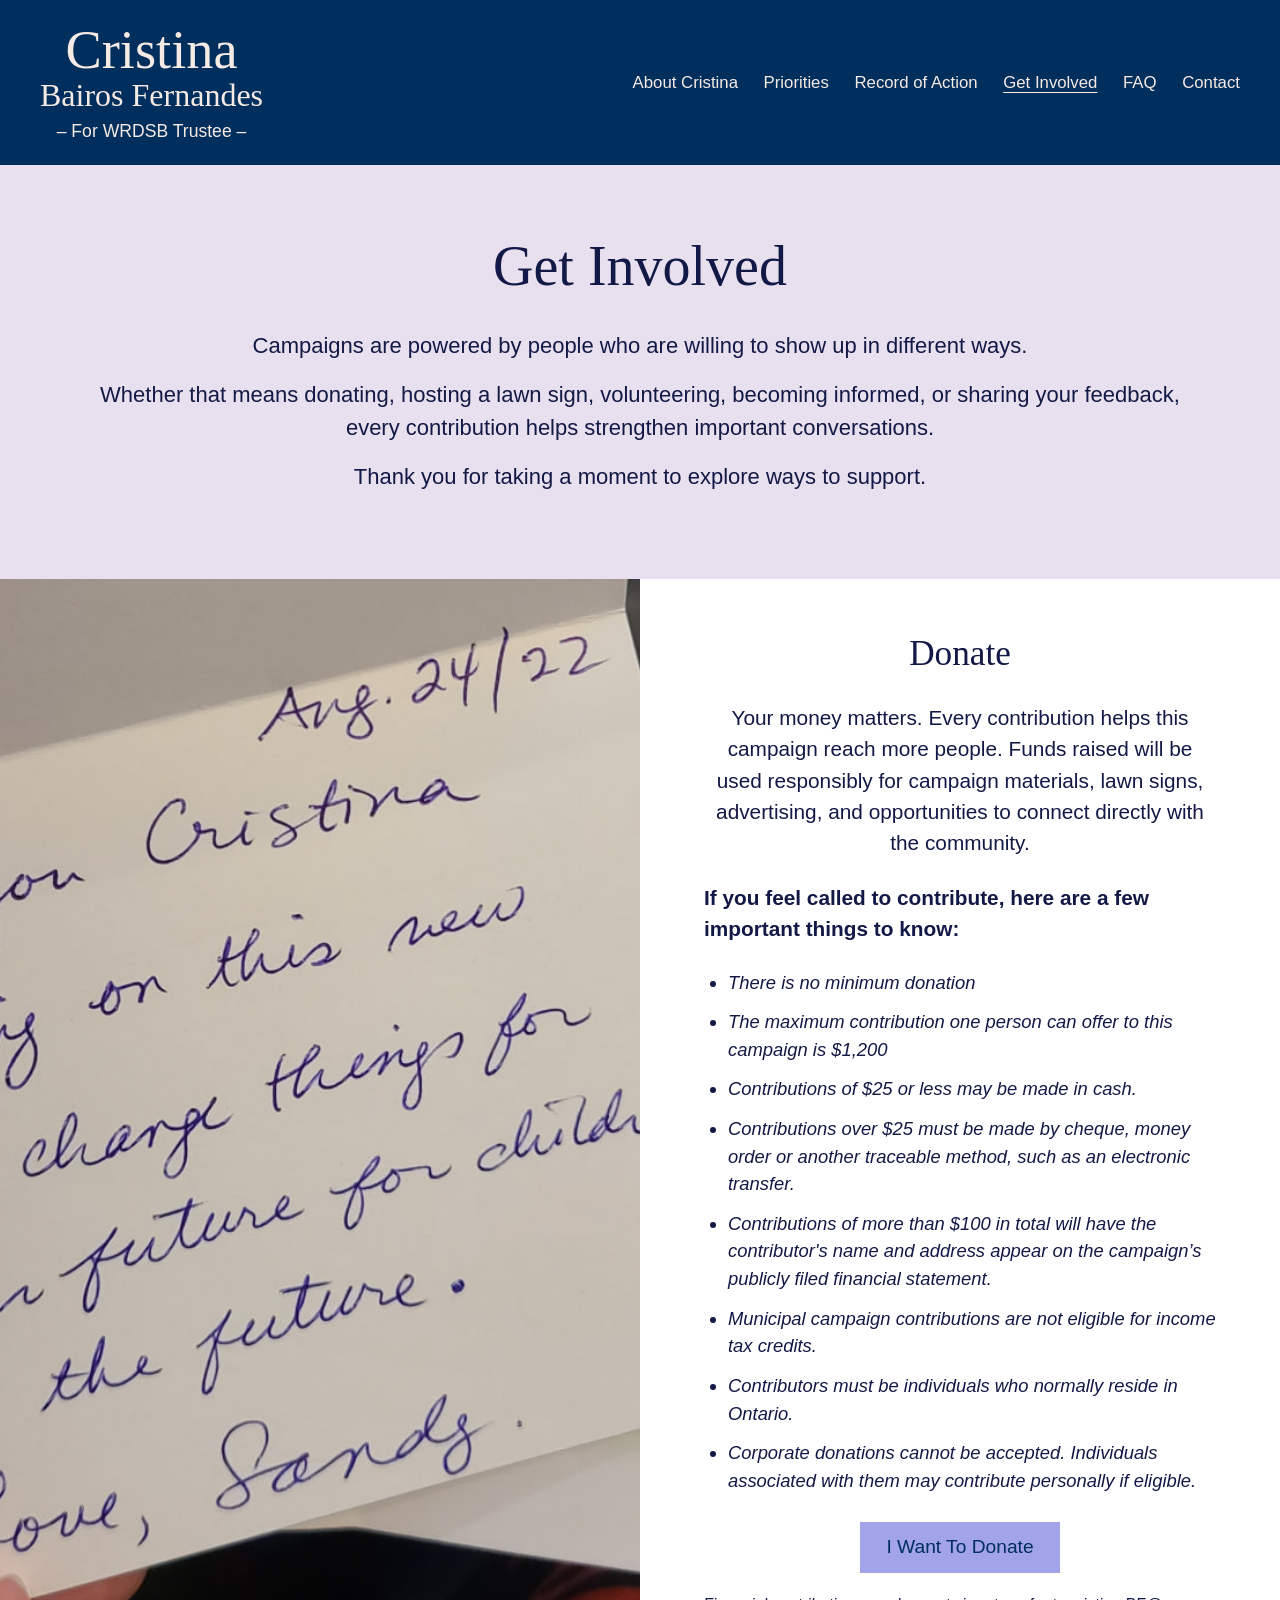
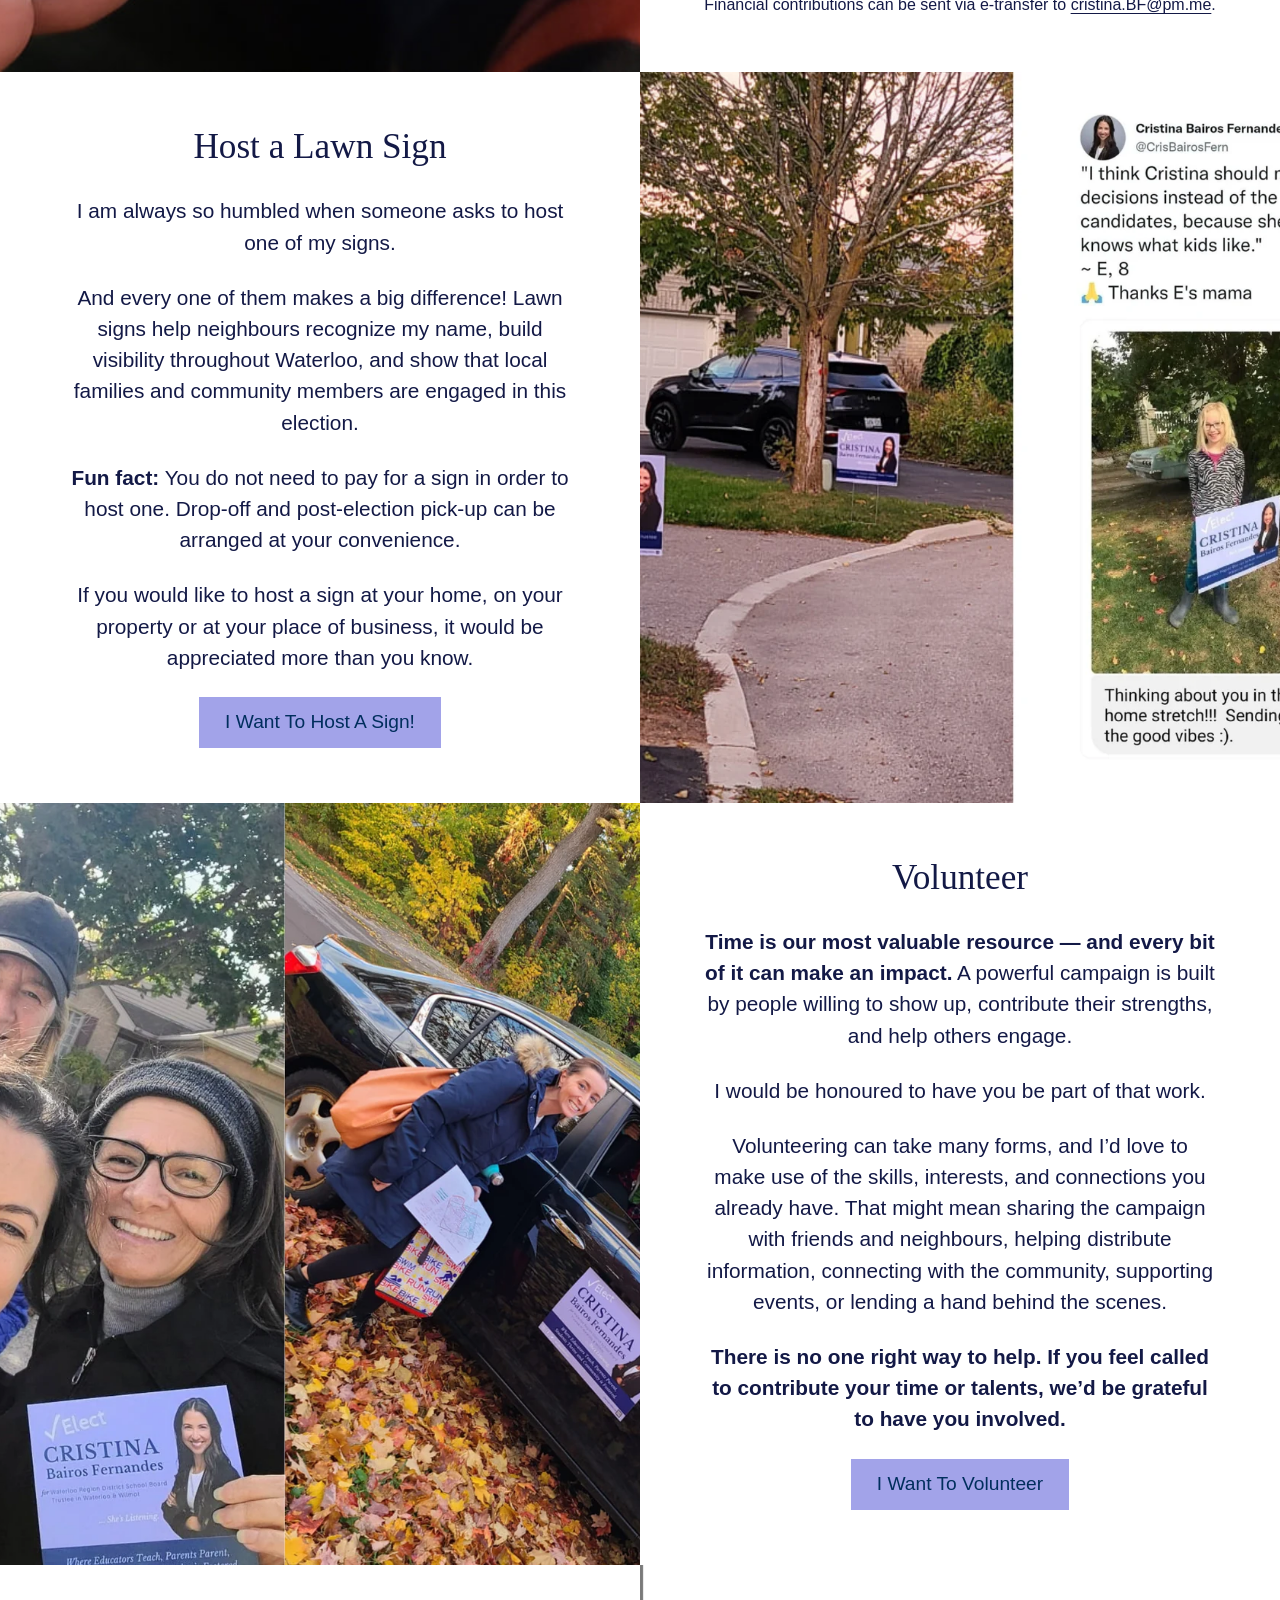
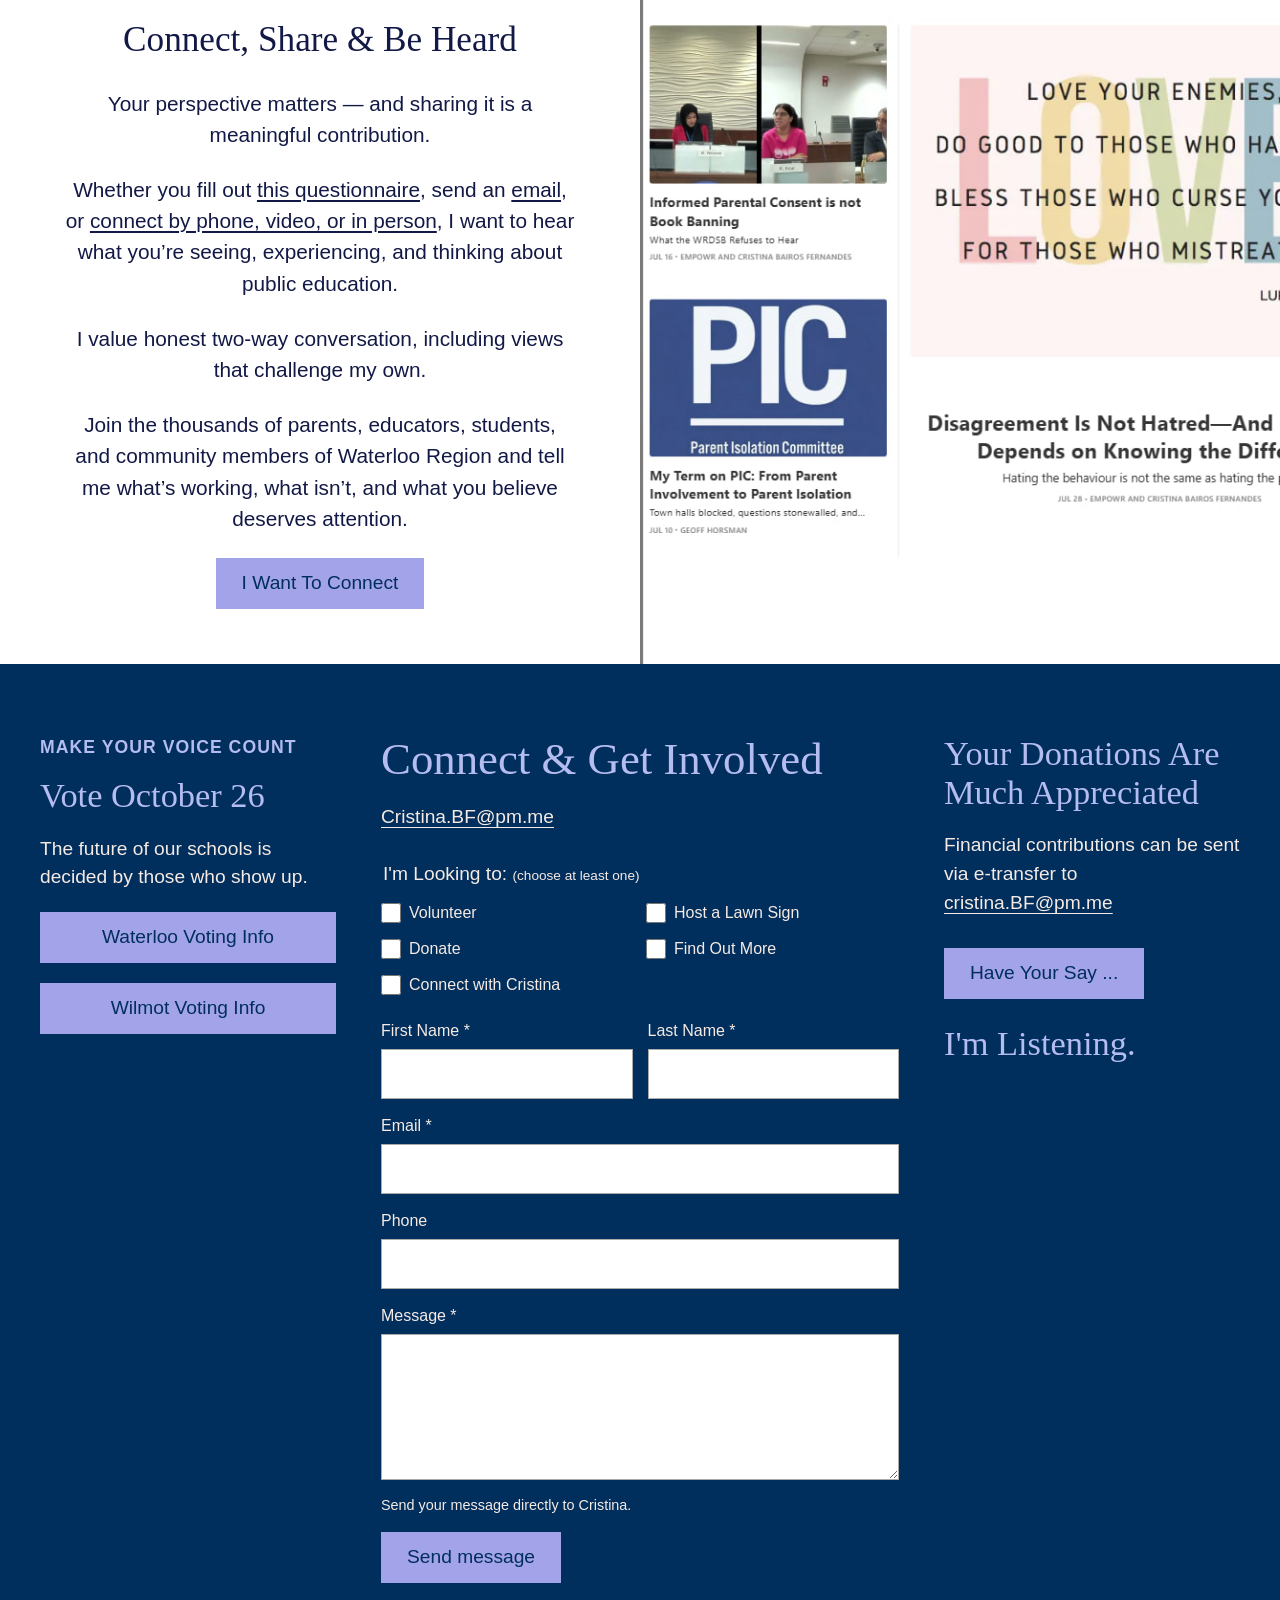
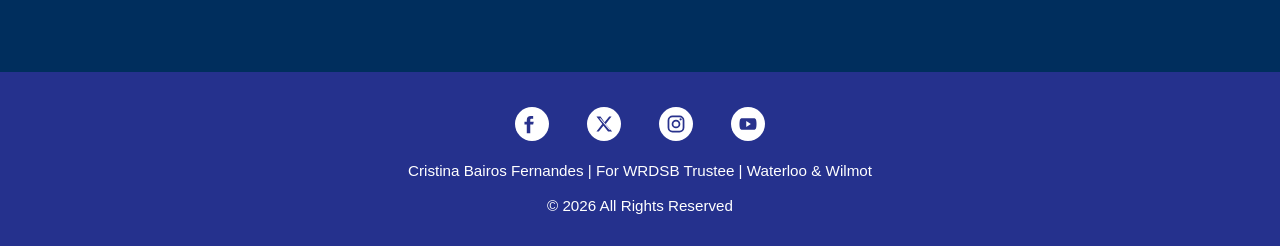
<file: getting-involved/index.html>
<!doctype html>
<html lang="en-CA">
<head>
  <meta charset="utf-8">
  <meta name="viewport" content="width=device-width, initial-scale=1">
  <title>Get Involved | Cristina’s 2026 WRDSB Trustee Campaign</title>
  <meta name="description" content="Support Cristina Bairos Fernandes’s WRDSB trustee campaign for Waterloo and Wilmot: volunteer, host a lawn sign, donate or share your feedback.">
  <link rel="icon" href="https://static.wixstatic.com/media/94a08f_8d7bc930679843a6bdc421e61376ba02~mv2.png">
  <link rel="stylesheet" href="../styles.css?v=35">
  <script src="../script.js?v=9" defer></script>
  <meta property="og:type" content="website">
  <meta property="og:site_name" content="Cristina Bairos Fernandes">
  <meta property="og:title" content="Get Involved | Cristina’s 2026 WRDSB Trustee Campaign">
  <meta property="og:description" content="Support Cristina Bairos Fernandes’s WRDSB trustee campaign for Waterloo and Wilmot: volunteer, host a lawn sign, donate or share your feedback.">
  <meta property="og:image" content="https://lvernon91.github.io/cfernandes2026/assets/social-preview.png">
  <meta property="og:image:width" content="648">
  <meta property="og:image:height" content="366">
  <meta property="og:image:alt" content="Cristina Bairos Fernandes — She’s Listening. She’s Taking Action. WRDSB Trustee in Waterloo and Wilmot.">
  <meta name="twitter:card" content="summary_large_image">
  <meta name="twitter:title" content="Get Involved | Cristina’s 2026 WRDSB Trustee Campaign">
  <meta name="twitter:description" content="Support Cristina Bairos Fernandes’s WRDSB trustee campaign for Waterloo and Wilmot: volunteer, host a lawn sign, donate or share your feedback.">
  <meta name="twitter:image" content="https://lvernon91.github.io/cfernandes2026/assets/social-preview.png">
  <link rel="canonical" href="https://lvernon91.github.io/cfernandes2026/getting-involved/">
  <meta property="og:url" content="https://lvernon91.github.io/cfernandes2026/getting-involved/">
  <script type="application/ld+json">
{
  "@context": "https://schema.org",
  "@graph": [
    {
      "@type": "Person",
      "@id": "https://lvernon91.github.io/cfernandes2026/#cristina",
      "name": "Cristina Bairos Fernandes",
      "url": "https://lvernon91.github.io/cfernandes2026/",
      "image": "https://lvernon91.github.io/cfernandes2026/assets/cristina-portrait.webp",
      "description": "2026 candidate for Waterloo Region District School Board (WRDSB) trustee for Waterloo and Wilmot, Ontario.",
      "sameAs": [
        "https://www.facebook.com/CrisBairosFern",
        "https://mobile.twitter.com/CrisBairosFern",
        "https://www.instagram.com/crisbairosfern/",
        "https://www.youtube.com/@CrisBairosFern/videos"
      ]
    },
    {
      "@type": "WebSite",
      "@id": "https://lvernon91.github.io/cfernandes2026/#website",
      "url": "https://lvernon91.github.io/cfernandes2026/",
      "name": "Cristina Bairos Fernandes",
      "publisher": {
        "@id": "https://lvernon91.github.io/cfernandes2026/#cristina"
      }
    },
    {
      "@type": "WebPage",
      "@id": "https://lvernon91.github.io/cfernandes2026/getting-involved/#webpage",
      "url": "https://lvernon91.github.io/cfernandes2026/getting-involved/",
      "name": "Get Involved | Cristina’s 2026 WRDSB Trustee Campaign",
      "description": "Support Cristina Bairos Fernandes’s WRDSB trustee campaign for Waterloo and Wilmot: volunteer, host a lawn sign, donate or share your feedback.",
      "inLanguage": "en-CA",
      "isPartOf": {
        "@id": "https://lvernon91.github.io/cfernandes2026/#website"
      },
      "about": {
        "@id": "https://lvernon91.github.io/cfernandes2026/#cristina"
      }
    }
  ]
}
  </script>
</head>
<body>
<a class="skip-link" href="#main">Skip to content</a>
<header class="site-header">
  <div class="header-inner wrap">
    <a class="brand" href="../" aria-label="Cristina Bairos Fernandes, home"><span>Cristina</span><span>Bairos Fernandes</span><small>– For WRDSB Trustee –</small></a>
    <details class="navigation" open><summary>Menu <span aria-hidden="true">☰</span></summary><nav aria-label="Main navigation">
      <a href="../about-cris/">About Cristina</a>
      <a href="../priorities/">Priorities</a>
      <a href="../record-of-action/">Record of Action</a>
      <a href="../getting-involved/" aria-current="page">Get Involved</a>
      <a href=".././#faq">FAQ</a>
      <a href="#contact">Contact</a>
    </nav></details>
  </div>
</header>
<main id="main">
  <section class="involved-intro section-space"><div class="wrap">
    <h1>Get Involved</h1>
    <p>Campaigns are powered by people who are willing to show up in different ways.</p>
    <p>Whether that means donating, hosting a lawn sign, volunteering, becoming informed, or sharing your feedback, every contribution helps strengthen important conversations.</p>
    <p>Thank you for taking a moment to explore ways to support.</p>
  </div></section>
  <section class="involved-row" id="todonate" aria-labelledby="donate-title">
    <img class="involved-image" src="../assets/donation-photo.jpg" alt="" width="1280" height="946">
    <div class="involved-copy"><h2 id="donate-title">Donate</h2>
      <p>Your money matters. Every contribution helps this campaign reach more people. Funds raised will be used responsibly for campaign materials, lawn signs, advertising, and opportunities to connect directly with the community.</p>
      <p class="align-left"><strong>If you feel called to contribute, here are a few important things to know:</strong></p>
      <ul class="donation-guidelines">
        <li>There is no minimum donation</li>
        <li>The maximum contribution one person can offer to this campaign is $1,200</li>
        <li>Contributions of $25 or less may be made in cash.</li>
        <li>Contributions over $25 must be made by cheque, money order or another traceable method, such as an electronic transfer.</li>
        <li>Contributions of more than $100 in total will have the contributor's name and address appear on the campaign’s publicly filed financial statement.</li>
        <li>Municipal campaign contributions are not eligible for income tax credits.</li>
        <li>Contributors must be individuals who normally reside in Ontario.</li>
        <li>Corporate donations cannot be accepted. Individuals associated with them may contribute personally if eligible.</li>
      </ul>
      <button class="button" type="button" id="donation-button" aria-haspopup="dialog" aria-controls="donation-dialog">I Want To Donate</button>
      <p class="involved-note">Financial contributions can be sent via e-transfer to <a href="mailto:cristina.BF@pm.me">cristina.BF@pm.me</a>.</p>
    </div>
  </section>
  <section class="involved-row involved-reverse" id="tohost" aria-labelledby="sign-title">
    <div class="involved-copy"><h2 id="sign-title">Host a Lawn Sign</h2>
      <p>I am always so humbled when someone asks to host one of my signs.</p>
      <p>And every one of them makes a big difference! Lawn signs help neighbours recognize my name, build visibility throughout Waterloo, and show that local families and community members are engaged in this election.</p>
      <p><strong>Fun fact:</strong> You do not need to pay for a sign in order to host one. Drop-off and post-election pick-up can be arranged at your convenience.</p>
      <p>If you would like to host a sign at your home, on your property or at your place of business, it would be appreciated more than you know.</p>
      <a class="button" href="#form" data-interest="Host a Lawn Sign">I Want To Host A Sign!</a>
    </div>
    <img class="involved-image" src="../assets/lawn-sign.webp" alt="" width="1400" height="1000" loading="lazy">
  </section>
  <section class="involved-row" id="tovolunteer" aria-labelledby="volunteer-title">
    <img class="involved-image" src="../assets/volunteer.webp" alt="" width="1400" height="1000" loading="lazy">
    <div class="involved-copy"><h2 id="volunteer-title">Volunteer</h2>
      <p><strong>Time is our most valuable resource — and every bit of it can make an impact.</strong> A powerful campaign is built by people willing to show up, contribute their strengths, and help others engage.</p>
      <p>I would be honoured to have you be part of that work.</p>
      <p>Volunteering can take many forms, and I’d love to make use of the skills, interests, and connections you already have. That might mean sharing the campaign with friends and neighbours, helping distribute information, connecting with the community, supporting events, or lending a hand behind the scenes.</p>
      <p><strong>There is no one right way to help. If you feel called to contribute your time or talents, we’d be grateful to have you involved.</strong></p>
      <a class="button" href="#form" data-interest="Volunteer">I Want To Volunteer</a>
    </div>
  </section>
  <section class="involved-row involved-reverse" id="toconnect" aria-labelledby="connect-title">
    <div class="involved-copy"><h2 id="connect-title">Connect, Share &amp; Be Heard</h2>
      <p>Your perspective matters — and sharing it is a meaningful contribution.</p>
      <p>Whether you fill out <a href="https://docs.google.com/forms/d/e/1FAIpQLSfLzA-jwK2CWGOK8Ig0IB1eWWkarTH5eJI43C3yQKneSB1wyA/viewform?usp=sf_link" target="_blank" rel="noopener">this questionnaire</a>, send an <a href="mailto:cristina.bf@pm.me">email</a>, or <a href="#form" data-interest="Connect with Cristina">connect by phone, video, or in person</a>, I want to hear what you’re seeing, experiencing, and thinking about public education.</p>
      <p>I value honest two-way conversation, including views that challenge my own.</p>
      <p>Join the thousands of parents, educators, students, and community members of Waterloo Region and tell me what’s working, what isn’t, and what you believe deserves attention.</p>
      <a class="button" href="#form" data-interest="Connect with Cristina">I Want To Connect</a>
    </div>
    <img class="involved-image involved-connect-image" src="../assets/community-feedback.jpg" alt="" width="1126" height="731" loading="lazy">
  </section>
</main>
<dialog class="donation-dialog" id="donation-dialog" aria-labelledby="donation-dialog-title" aria-describedby="donation-dialog-description">
  <form method="dialog" class="donation-dialog-close-form"><button type="submit" class="donation-dialog-close" aria-label="Close donation details" autofocus>×</button></form>
  <h2 id="donation-dialog-title">Your Donation<br>Is Much Appreciated</h2>
  <p id="donation-dialog-description">Financial contributions can be sent via<br>e-transfer to <a href="mailto:cristina.BF@pm.me?subject=Cristina%20for%20WRDSB%20Trustee%20Financial%20Contribution">cristina.BF@pm.me</a></p>
</dialog>
<footer>
  <div class="contact-section section-space" id="contact"><div class="contact-grid wrap">
    <section class="voting"><p class="eyebrow">Make Your Voice Count</p><h2>Vote October 26</h2><p>The future of our schools is decided by those who show up.</p><a class="button" href="https://www.waterloo.ca/council-and-committees/municipal-elections/vote-in-the-municipal-election">Waterloo Voting Info</a><a class="button" href="https://www.wilmot.ca/township-office/elections/">Wilmot Voting Info</a></section>
    <section class="connect" id="form"><h2>Connect &amp; Get Involved</h2><a class="email" href="mailto:Cristina.BF@pm.me">Cristina.BF@pm.me</a>
      <form id="contact-form" action="https://api.web3forms.com/submit" method="POST">
        <input type="hidden" name="access_key" value="16882bdd-f6e5-403b-aeac-d0b162ecda12">
        <input type="hidden" name="subject" value="Connect &amp; Get Involved — Cristina’s campaign website">
        <input type="hidden" name="from_name" value="Cristina’s campaign website">
        <input type="checkbox" name="botcheck" class="form-botcheck" tabindex="-1" aria-hidden="true" autocomplete="off">
        <fieldset><legend>I'm Looking to: <span>(choose at least one)</span></legend><div class="checkboxes"><label><input type="checkbox" name="interest" value="Volunteer"> Volunteer</label><label><input type="checkbox" name="interest" value="Host a Lawn Sign"> Host a Lawn Sign</label><label><input type="checkbox" name="interest" value="Donate"> Donate</label><label><input type="checkbox" name="interest" value="Find Out More"> Find Out More</label><label><input type="checkbox" name="interest" value="Connect with Cristina"> Connect with Cristina</label></div></fieldset>
        <div class="name-fields"><label>First Name *<input name="firstName" autocomplete="given-name" maxlength="100" required></label><label>Last Name *<input name="lastName" autocomplete="family-name" maxlength="100" required></label></div>
        <label>Email *<input name="email" type="email" autocomplete="email" maxlength="250" required></label>
        <label>Phone<input name="phone" type="tel" autocomplete="tel" maxlength="50"></label>
        <label>Message *<textarea name="message" rows="5" required></textarea></label>
        <p class="form-note">Send your message directly to Cristina.</p>
        <button class="button" type="submit">Send message</button><p id="form-status" role="status"></p>
      </form>
    </section>
    <section class="donations"><h2>Your Donations Are Much Appreciated</h2><p>Financial contributions can be sent via e-transfer to <a href="mailto:cristina.BF@pm.me?subject=Cristina%20for%20WRDSB%20Trustee%20Financial%20Contribution">cristina.BF@pm.me</a></p><a class="button" href="https://docs.google.com/forms/d/e/1FAIpQLSfS1SNRipjZpWVrn5qnN9l6ZZ29Iqpj7XGVn9k5e36djP1xtg/viewform?usp=publish-editor">Have Your Say ...</a><h2 class="listening">I'm Listening.</h2></section>
  </div></div>
  <div class="footer-bottom"><div class="wrap"><nav class="social social-footer-icons" aria-label="Social media"><a href="https://www.facebook.com/CrisBairosFern" aria-label="Facebook"><img src="../assets/facebook.svg" alt="" width="30" height="30"></a><a href="https://mobile.twitter.com/CrisBairosFern" aria-label="Twitter"><img src="../assets/x.svg" alt="" width="30" height="30"></a><a href="https://www.instagram.com/crisbairosfern/" aria-label="Instagram"><img src="../assets/instagram.svg" alt="" width="30" height="30"></a><a href="https://www.youtube.com/@CrisBairosFern/videos" aria-label="YouTube"><img src="../assets/youtube.svg" alt="" width="30" height="30"></a></nav><p>Cristina Bairos Fernandes | For WRDSB Trustee | Waterloo &amp; Wilmot</p><p>© 2026 All Rights Reserved</p></div></div>
</footer>
</body>
</html>
</file>
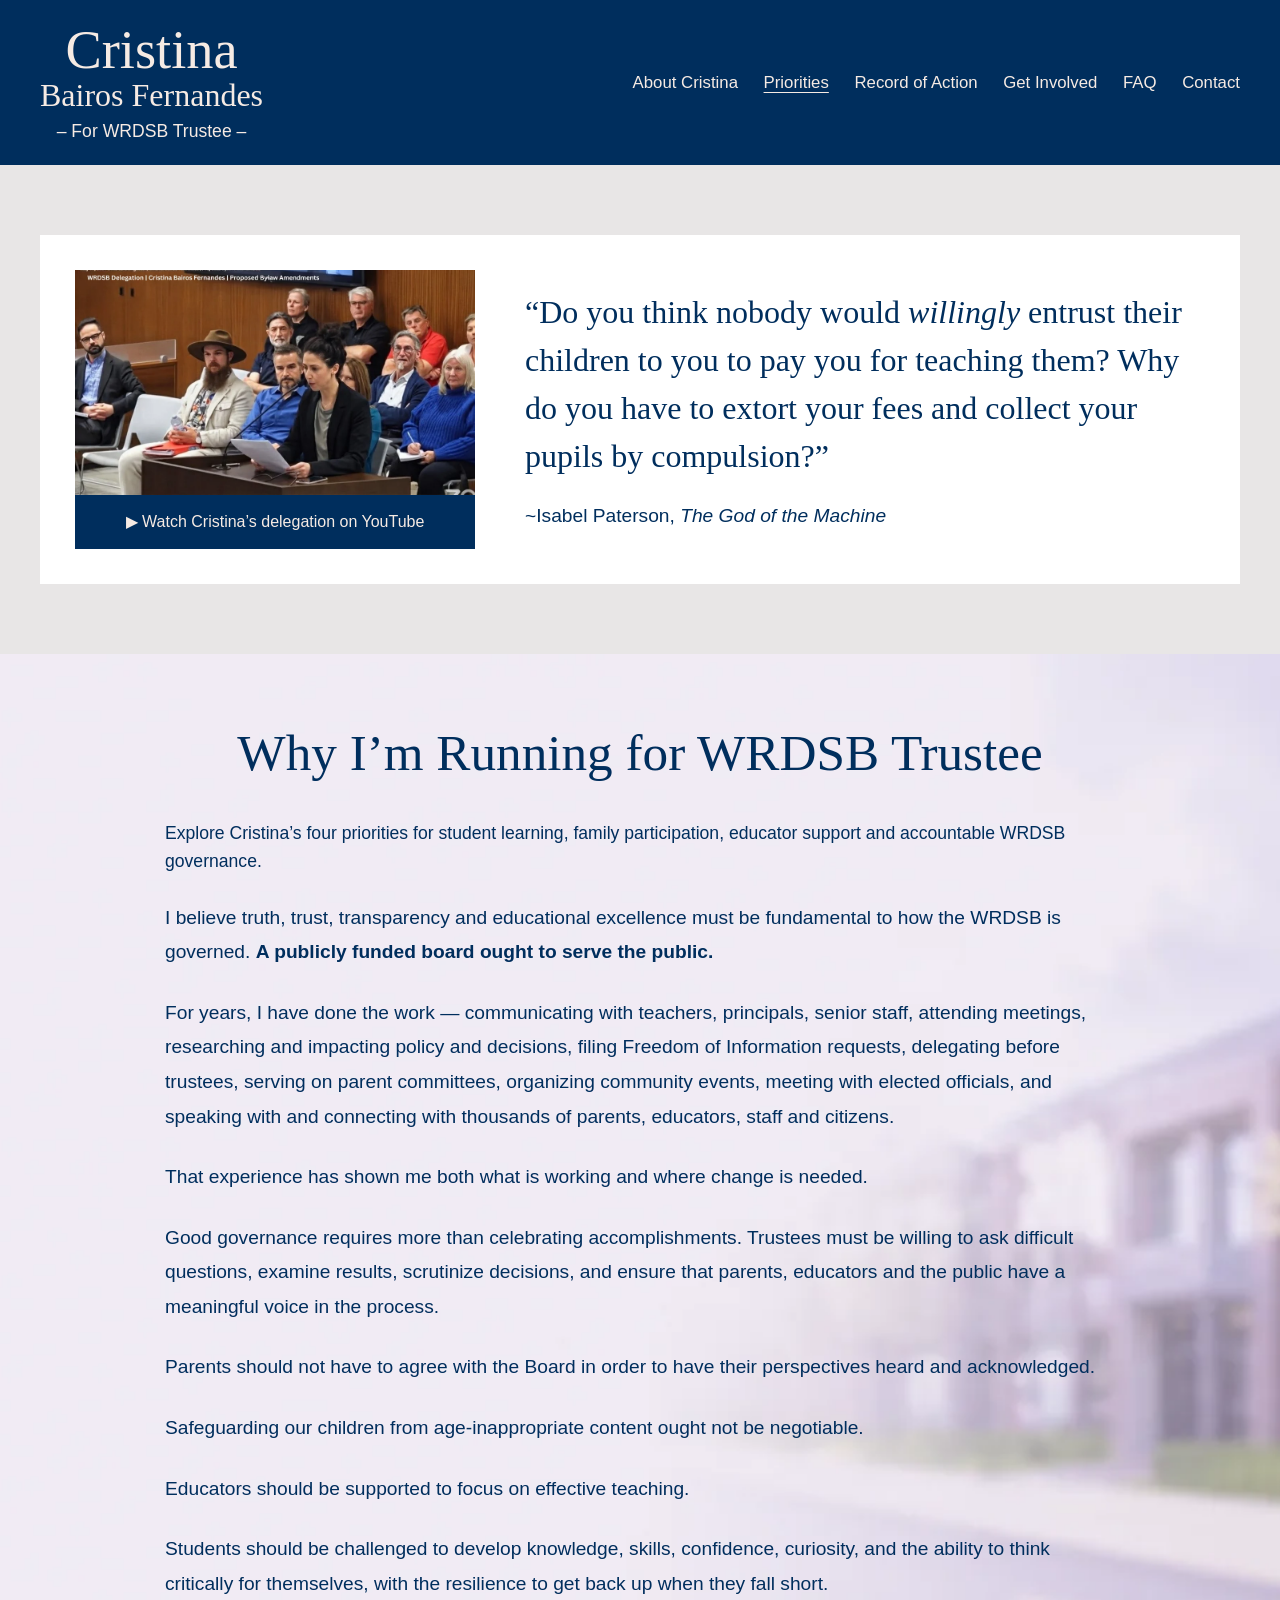
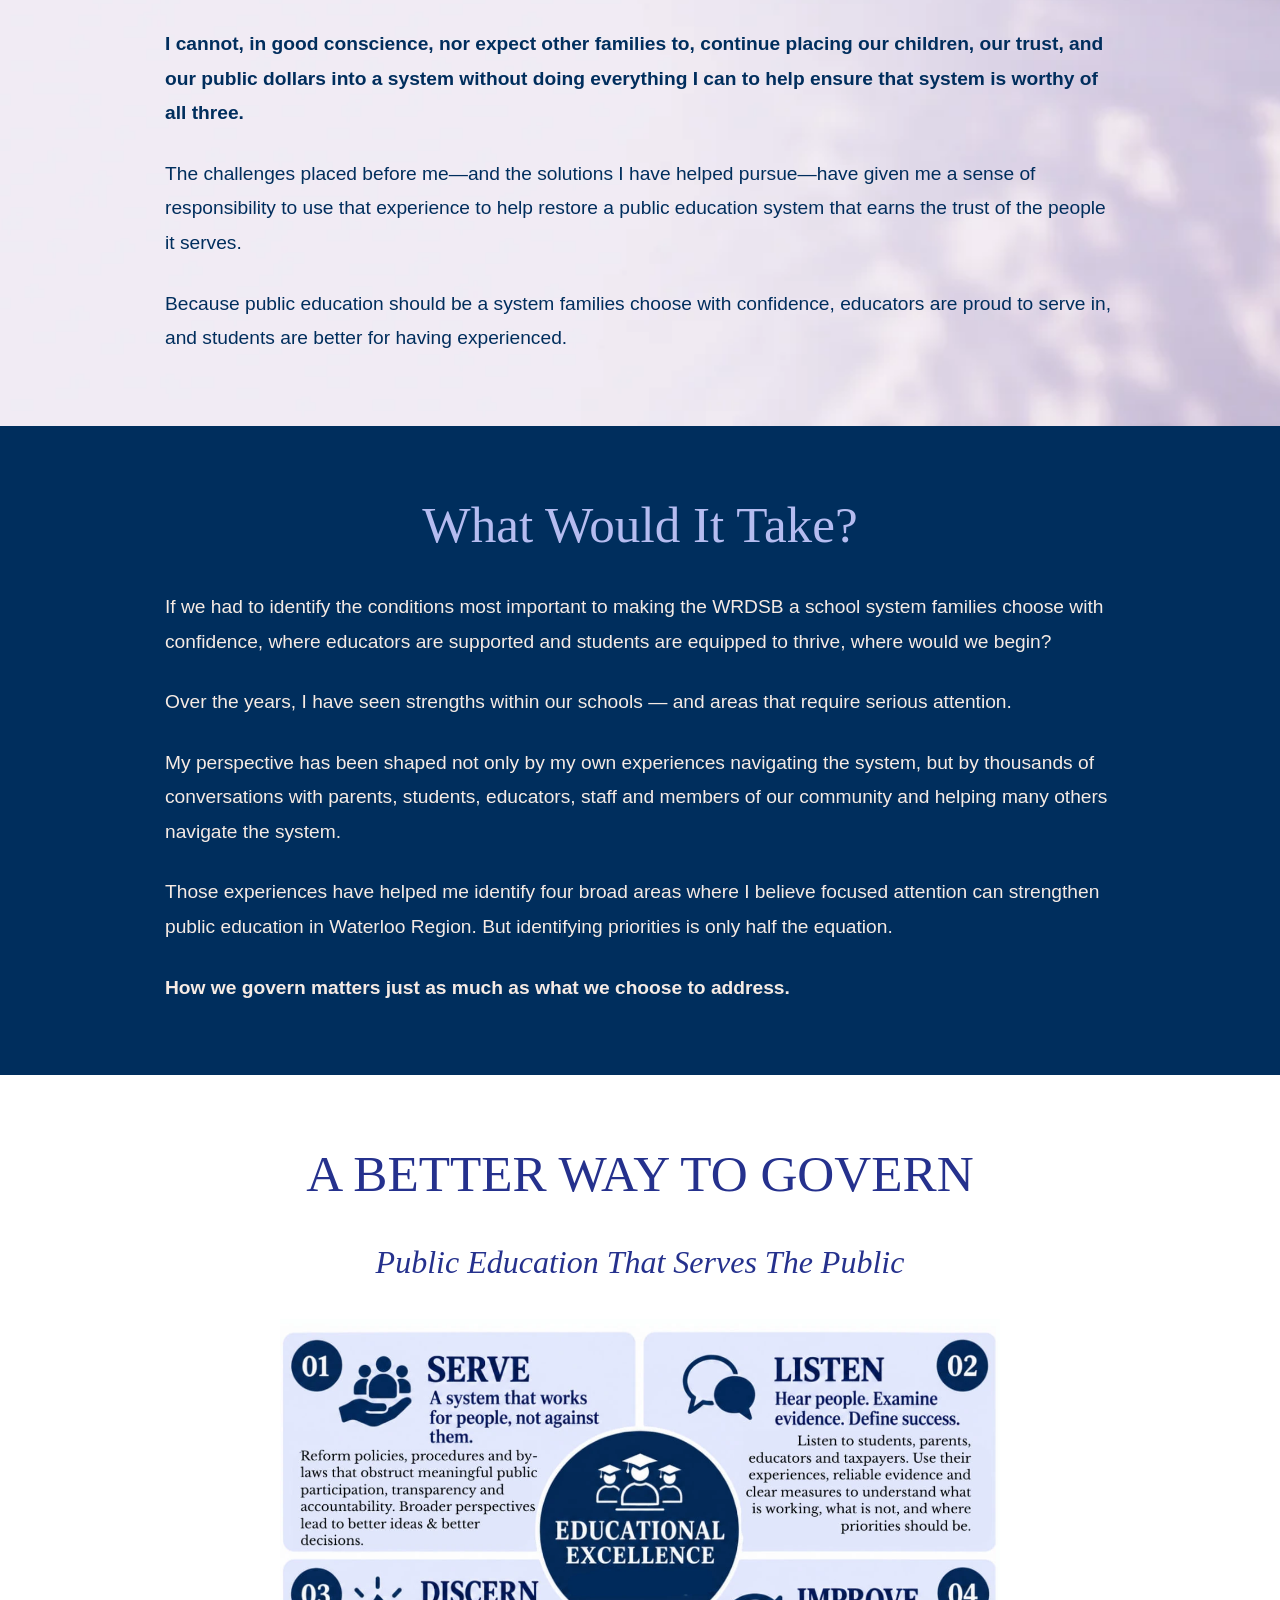
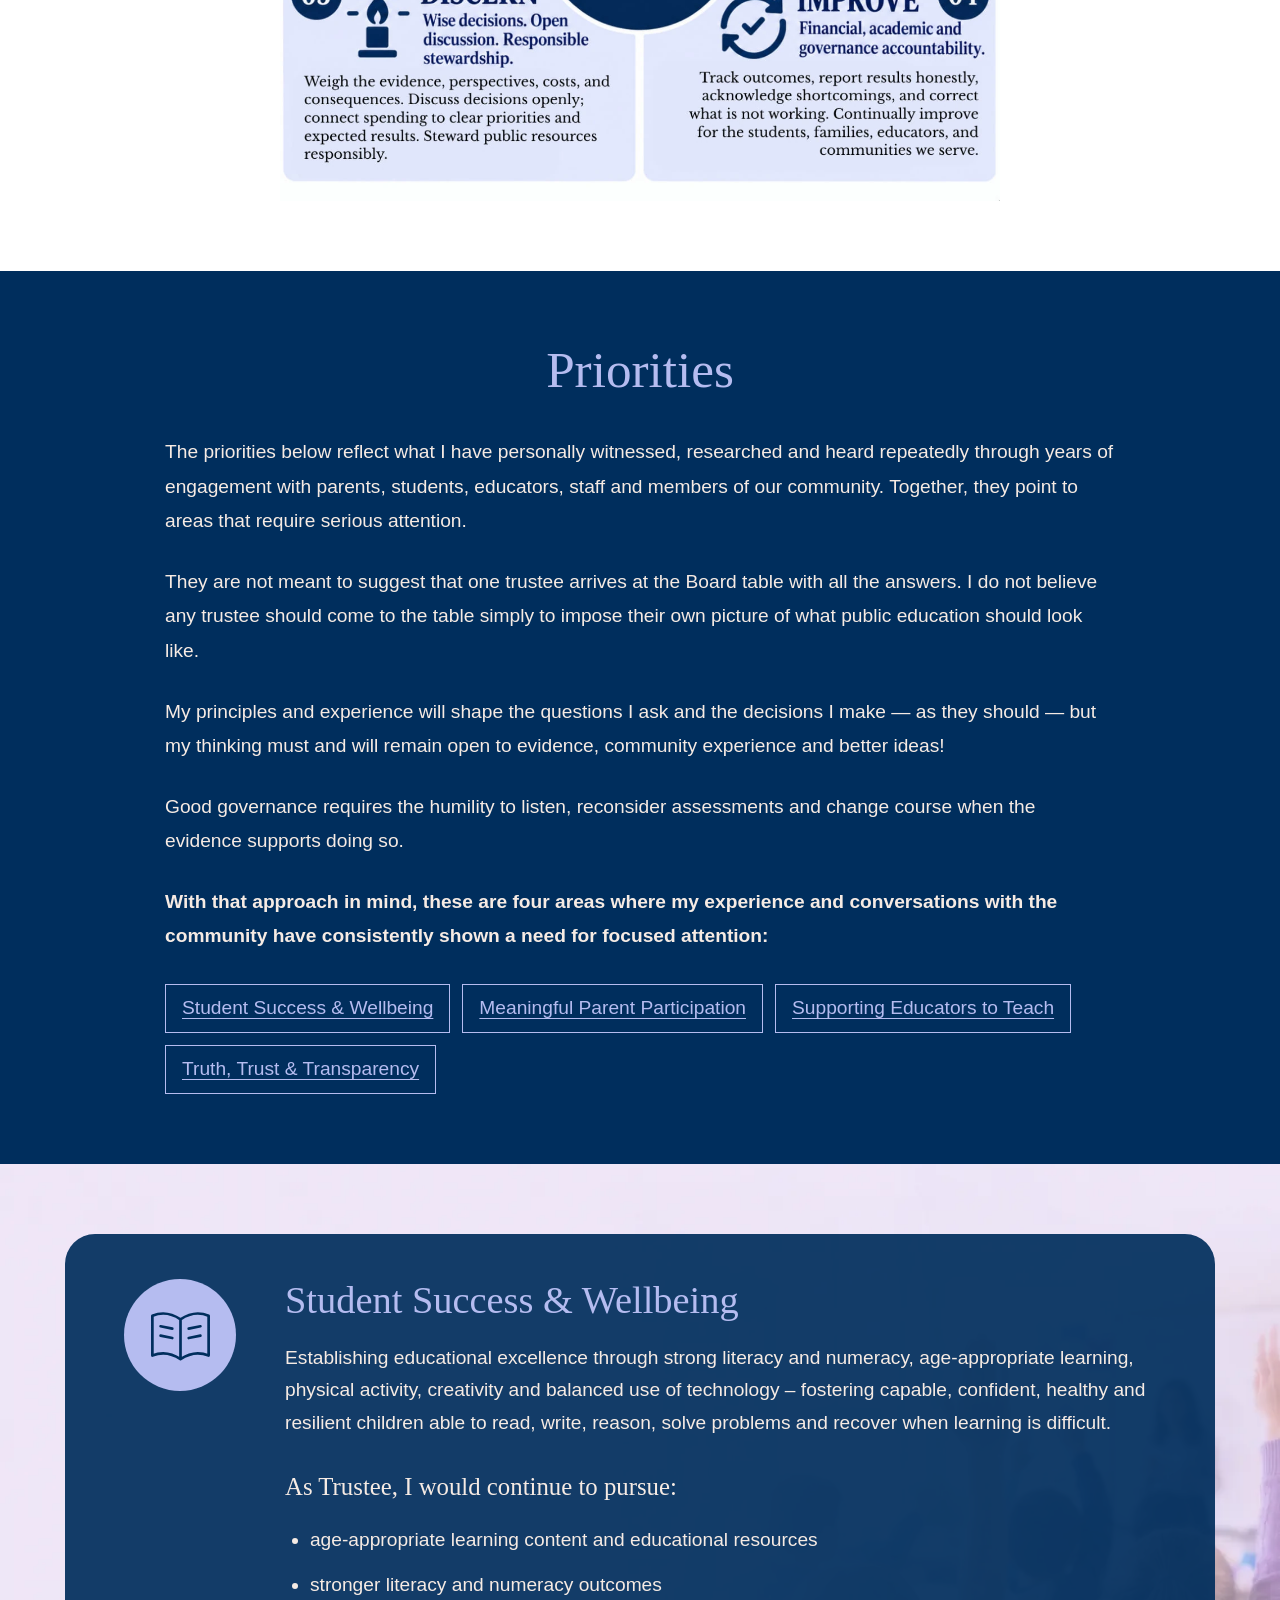
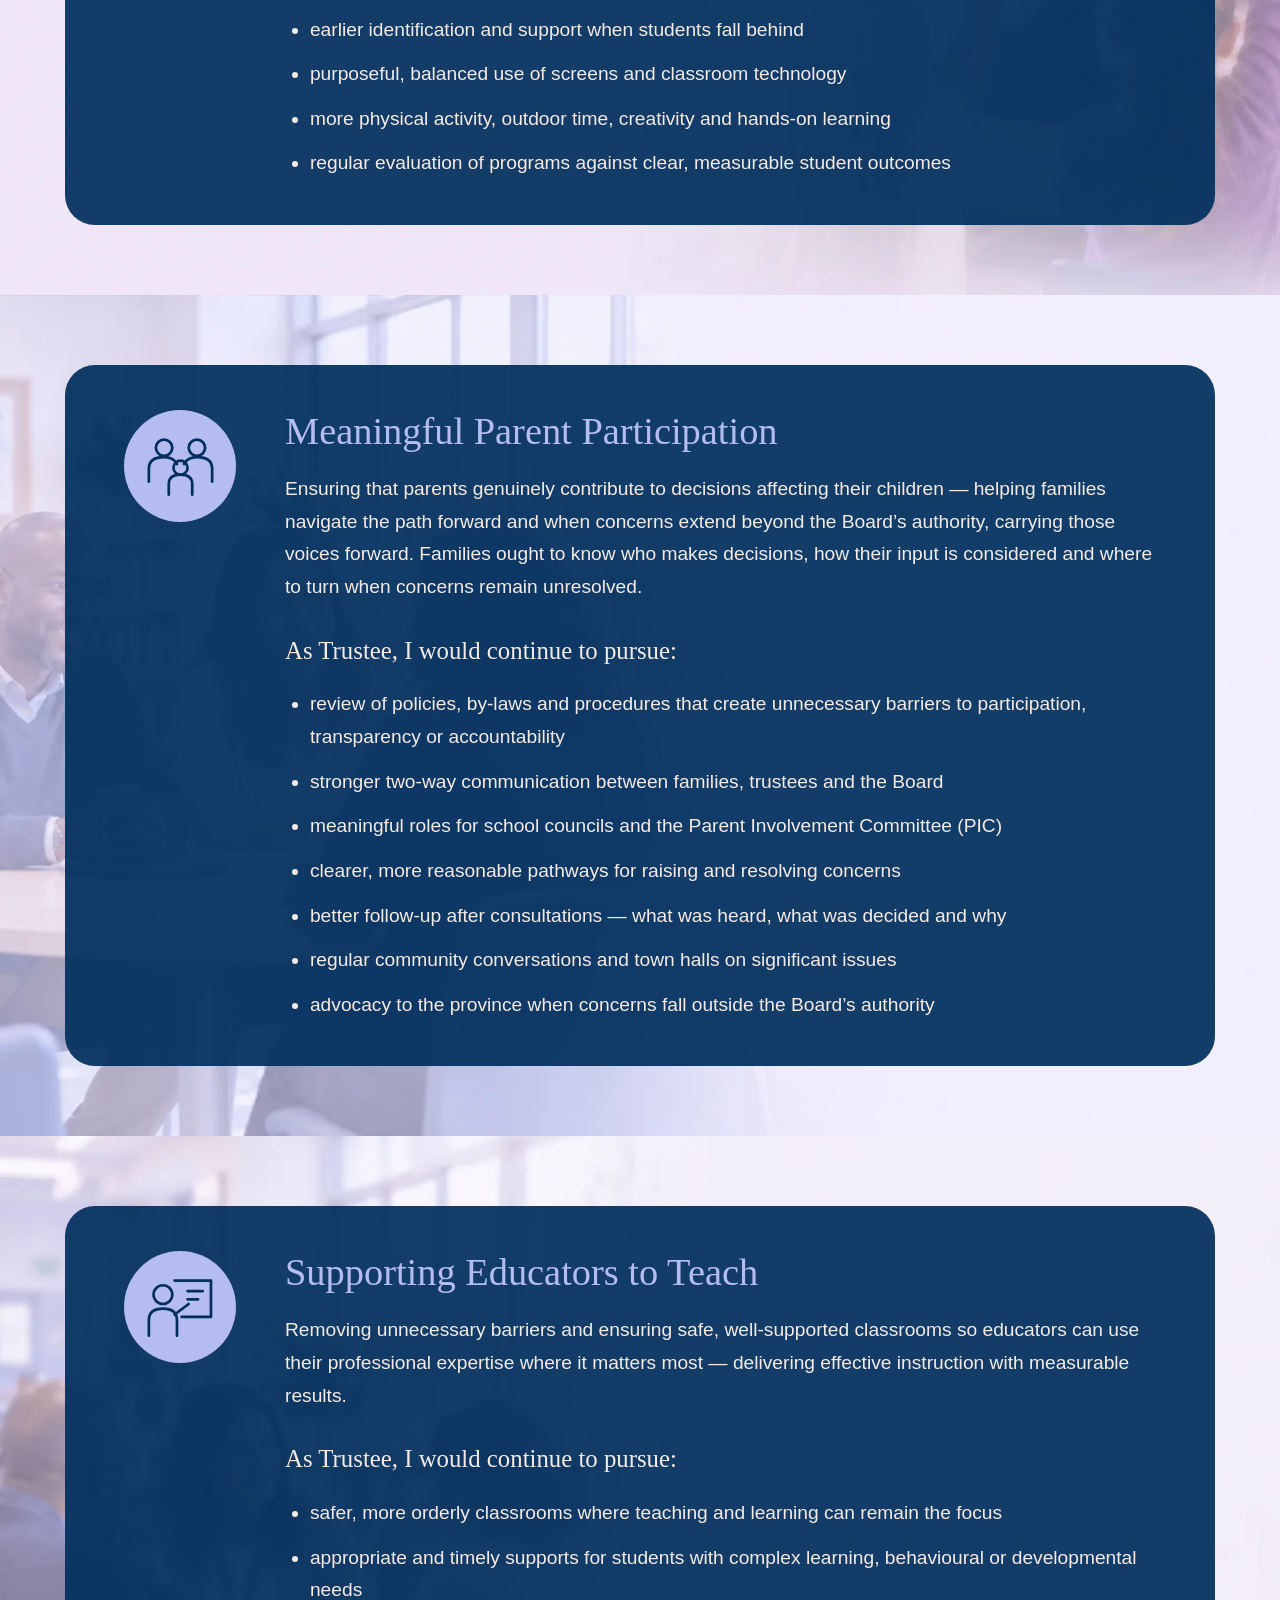
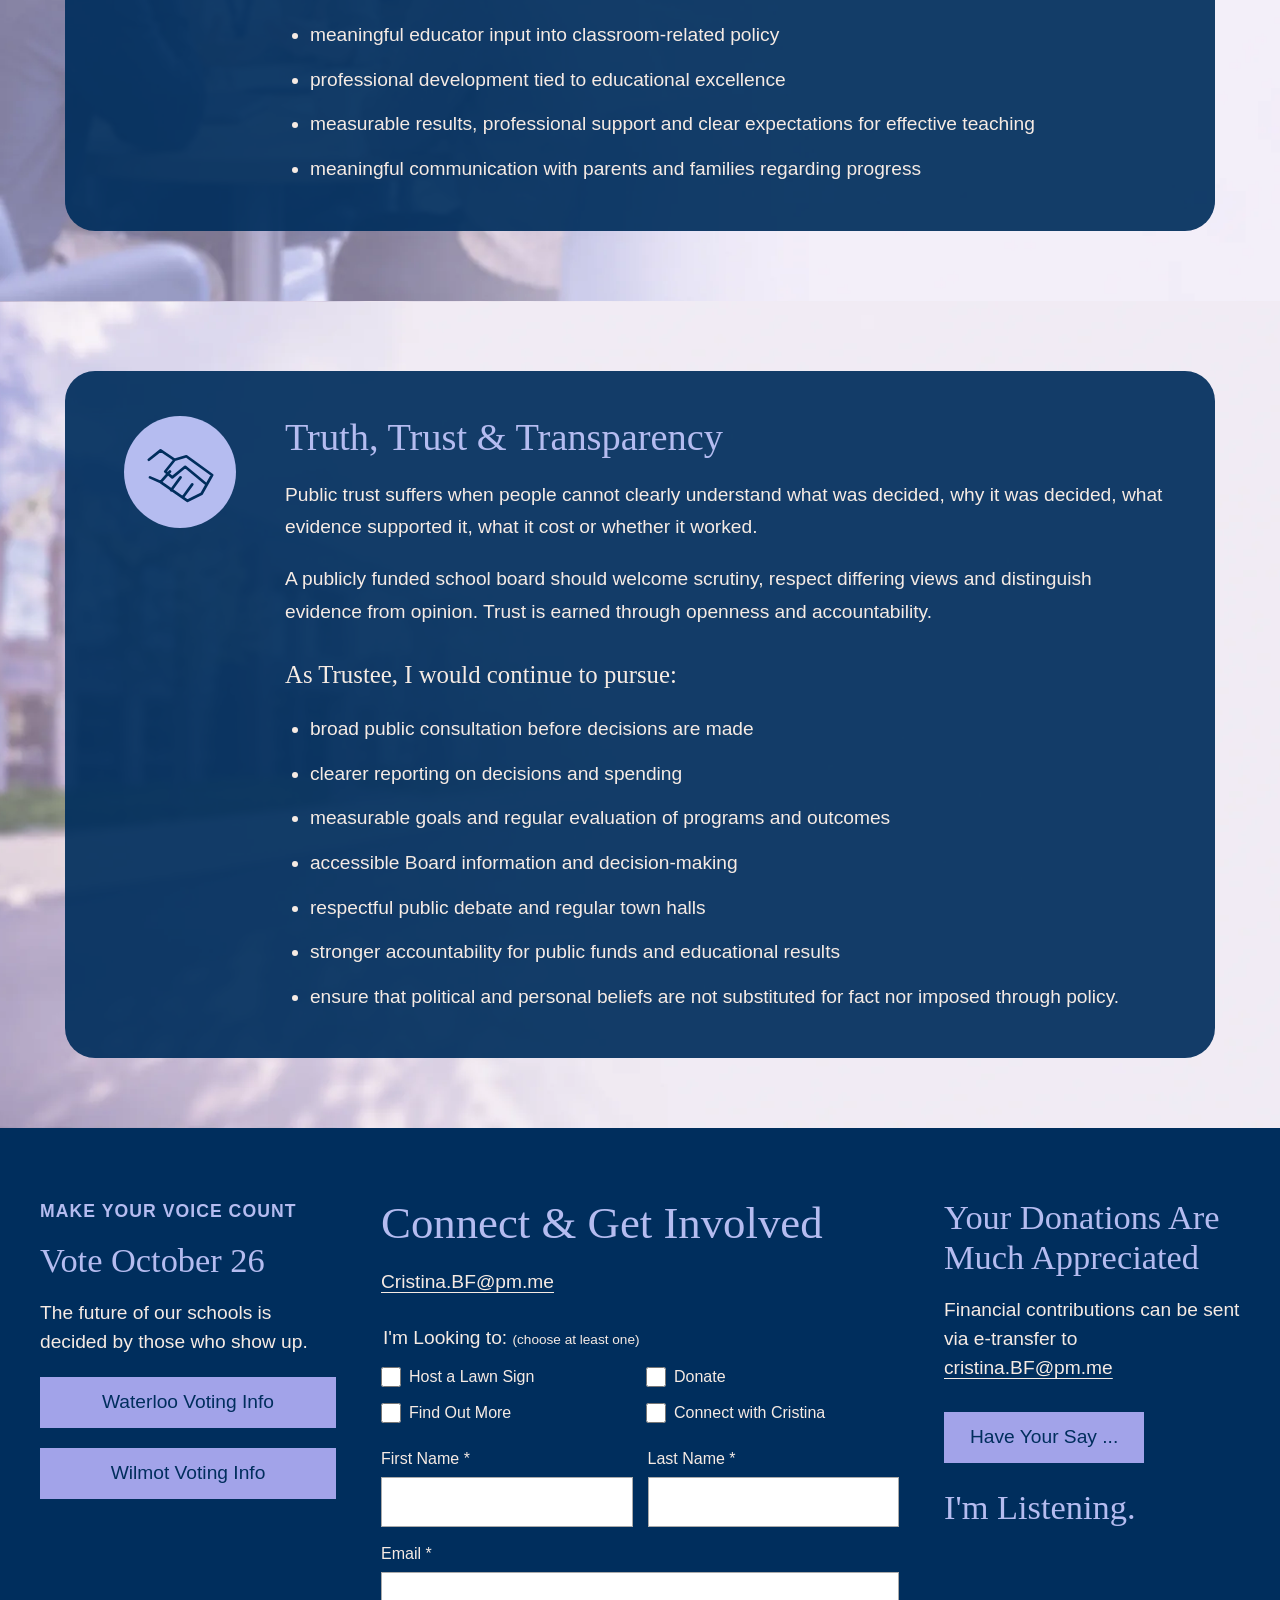
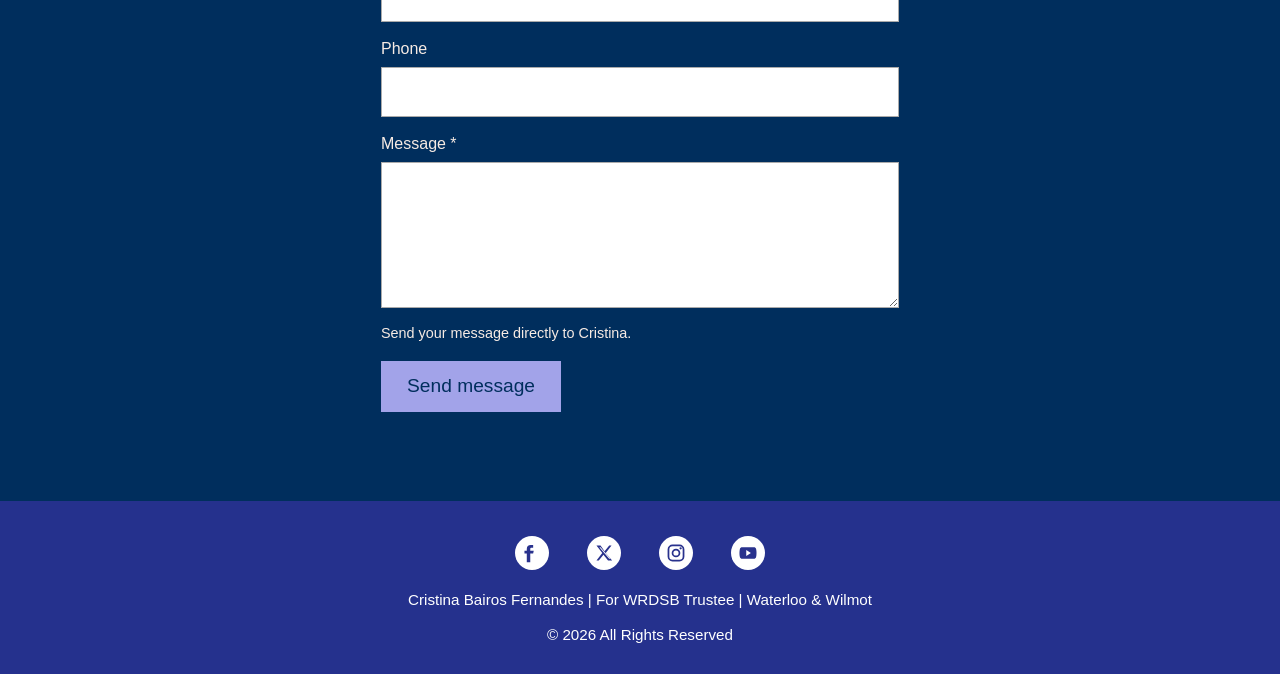
<file: priorities/index.html>
<!doctype html>
<html lang="en-CA">
<head>
  <meta charset="utf-8">
  <meta name="viewport" content="width=device-width, initial-scale=1">
  <title>Cristina’s WRDSB Platform &amp; Priorities | Waterloo &amp; Wilmot 2026</title>
  <meta name="description" content="Explore Cristina Bairos Fernandes’s WRDSB platform: student success, meaningful parent participation, educator support, and truth, trust and transparency.">
  <link rel="icon" href="https://static.wixstatic.com/media/94a08f_8d7bc930679843a6bdc421e61376ba02~mv2.png">
  <link rel="stylesheet" href="../styles.css?v=35">
  <script src="../script.js?v=9" defer></script>
  <meta property="og:type" content="website">
  <meta property="og:site_name" content="Cristina Bairos Fernandes">
  <meta property="og:title" content="Cristina’s WRDSB Platform &amp; Priorities | Waterloo &amp; Wilmot 2026">
  <meta property="og:description" content="Explore Cristina Bairos Fernandes’s WRDSB platform: student success, meaningful parent participation, educator support, and truth, trust and transparency.">
  <meta property="og:image" content="https://lvernon91.github.io/cfernandes2026/assets/social-preview.png">
  <meta property="og:image:width" content="648">
  <meta property="og:image:height" content="366">
  <meta property="og:image:alt" content="Cristina Bairos Fernandes — She’s Listening. She’s Taking Action. WRDSB Trustee in Waterloo and Wilmot.">
  <meta name="twitter:card" content="summary_large_image">
  <meta name="twitter:title" content="Cristina’s WRDSB Platform &amp; Priorities | Waterloo &amp; Wilmot 2026">
  <meta name="twitter:description" content="Explore Cristina Bairos Fernandes’s WRDSB platform: student success, meaningful parent participation, educator support, and truth, trust and transparency.">
  <meta name="twitter:image" content="https://lvernon91.github.io/cfernandes2026/assets/social-preview.png">
  <link rel="canonical" href="https://lvernon91.github.io/cfernandes2026/priorities/">
  <meta property="og:url" content="https://lvernon91.github.io/cfernandes2026/priorities/">
  <script type="application/ld+json">
{
  "@context": "https://schema.org",
  "@graph": [
    {
      "@type": "Person",
      "@id": "https://lvernon91.github.io/cfernandes2026/#cristina",
      "name": "Cristina Bairos Fernandes",
      "url": "https://lvernon91.github.io/cfernandes2026/",
      "image": "https://lvernon91.github.io/cfernandes2026/assets/cristina-portrait.webp",
      "description": "2026 candidate for Waterloo Region District School Board (WRDSB) trustee for Waterloo and Wilmot, Ontario.",
      "sameAs": [
        "https://www.facebook.com/CrisBairosFern",
        "https://mobile.twitter.com/CrisBairosFern",
        "https://www.instagram.com/crisbairosfern/",
        "https://www.youtube.com/@CrisBairosFern/videos"
      ]
    },
    {
      "@type": "WebSite",
      "@id": "https://lvernon91.github.io/cfernandes2026/#website",
      "url": "https://lvernon91.github.io/cfernandes2026/",
      "name": "Cristina Bairos Fernandes",
      "publisher": {
        "@id": "https://lvernon91.github.io/cfernandes2026/#cristina"
      }
    },
    {
      "@type": "WebPage",
      "@id": "https://lvernon91.github.io/cfernandes2026/priorities/#webpage",
      "url": "https://lvernon91.github.io/cfernandes2026/priorities/",
      "name": "Cristina’s WRDSB Platform & Priorities | Waterloo & Wilmot 2026",
      "description": "Explore Cristina Bairos Fernandes’s WRDSB platform: student success, meaningful parent participation, educator support, and truth, trust and transparency.",
      "inLanguage": "en-CA",
      "isPartOf": {
        "@id": "https://lvernon91.github.io/cfernandes2026/#website"
      },
      "about": {
        "@id": "https://lvernon91.github.io/cfernandes2026/#cristina"
      }
    }
  ]
}
  </script>
</head>
<body>
<a class="skip-link" href="#main">Skip to content</a>
<header class="site-header">
  <div class="header-inner wrap">
    <a class="brand" href="../" aria-label="Cristina Bairos Fernandes, home"><span>Cristina</span><span>Bairos Fernandes</span><small>– For WRDSB Trustee –</small></a>
    <details class="navigation" open><summary>Menu <span aria-hidden="true">☰</span></summary><nav aria-label="Main navigation">
      <a href="../about-cris/">About Cristina</a>
      <a href="../priorities/" aria-current="page">Priorities</a>
      <a href="../record-of-action/">Record of Action</a>
      <a href="../getting-involved/">Get Involved</a>
      <a href=".././#faq">FAQ</a>
      <a href="#contact">Contact</a>
    </nav></details>
  </div>
</header>
<main id="main">
<section class="policy-quote section-space"><div class="wrap policy-quote-grid">
<a class="delegation-video" href="https://youtu.be/YP-7M9zUW-0"><img src="../assets/delegation-video.webp" width="1000" height="562" alt="Cristina Fernandes’s delegation at a WRDSB budget meeting" loading="lazy"><span>▶ Watch Cristina’s delegation on YouTube</span></a>
<figure><blockquote>“Do you think nobody would <em>willingly</em> entrust their children to you to pay you for teaching them? Why do you have to extort your fees and collect your pupils by compulsion?”</blockquote><figcaption>~Isabel Paterson, <cite>The God of the Machine</cite></figcaption></figure>
</div></section>
<section class="why-running section-space"><div class="policy-reading"><h1>Why I’m Running for WRDSB Trustee</h1><p class="page-introduction">Explore Cristina’s four priorities for student learning, family participation, educator support and accountable WRDSB governance.</p><p>I believe truth, trust, transparency and educational excellence must be fundamental to how the WRDSB is governed. <strong>A publicly funded board ought to serve the public.</strong></p>
<p>For years, I have done the work — communicating with teachers, principals, senior staff, attending meetings, researching and impacting policy and decisions, filing Freedom of Information requests, delegating before trustees, serving on parent committees, organizing community events, meeting with elected officials, and speaking with and connecting with thousands of parents, educators, staff and citizens.</p>
<p>That experience has shown me both what is working and where change is needed.</p>
<p>Good governance requires more than celebrating accomplishments. Trustees must be willing to ask difficult questions, examine results, scrutinize decisions, and ensure that parents, educators and the public have a meaningful voice in the process.</p>
<p>Parents should not have to agree with the Board in order to have their perspectives heard and acknowledged.</p>
<p>Safeguarding our children from age-inappropriate content ought not be negotiable.</p>
<p>Educators should be supported to focus on effective teaching.</p>
<p>Students should be challenged to develop knowledge, skills, confidence, curiosity, and the ability to think critically for themselves, with the resilience to get back up when they fall short.</p>
<p><strong>I cannot, in good conscience, nor expect other families to, continue placing our children, our trust, and our public dollars into a system without doing everything I can to help ensure that system is worthy of all three.</strong></p>
<p>The challenges placed before me—and the solutions I have helped pursue—have given me a sense of responsibility to use that experience to help restore a public education system that earns the trust of the people it serves.</p>
<p>Because public education should be a system families choose with confidence, educators are proud to serve in, and students are better for having experienced.</p></div></section>
<section class="policy-dark section-space"><div class="policy-reading"><h2>What Would It Take?</h2><p>If we had to identify the conditions most important to making the WRDSB a school system families choose with confidence, where educators are supported and students are equipped to thrive, where would we begin?</p>
<p>Over the years, I have seen strengths within our schools — and areas that require serious attention.</p>
<p>My perspective has been shaped not only by my own experiences navigating the system, but by thousands of conversations with parents, students, educators, staff and members of our community and helping many others navigate the system.</p>
<p>Those experiences have helped me identify four broad areas where I believe focused attention can strengthen public education in Waterloo Region. But identifying priorities is only half the equation.</p>
<p><strong>How we govern matters just as much as what we choose to address.</strong></p></div></section>
<section class="governance section-space"><div class="policy-reading"><h2>A BETTER WAY TO GOVERN</h2><p class="governance-subtitle">Public Education That Serves The Public</p><img class="governance-image" src="../assets/governance-graphic.webp" width="1280" height="856" loading="lazy" alt="A better way to govern: public education that serves the public"></div></section>
<section class="policy-dark section-space"><div class="policy-reading"><h2>Priorities</h2><p>The priorities below reflect what I have personally witnessed, researched and heard repeatedly through years of engagement with parents, students, educators, staff and members of our community. Together, they point to areas that require serious attention.</p>
<p>They are not meant to suggest that one trustee arrives at the Board table with all the answers. I do not believe any trustee should come to the table simply to impose their own picture of what public education should look like.</p>
<p>My principles and experience will shape the questions I ask and the decisions I make — as they should — but my thinking must and will remain open to evidence, community experience and better ideas!</p>
<p>Good governance requires the humility to listen, reconsider assessments and change course when the evidence supports doing so.</p>
<p><strong>With that approach in mind, these are four areas where my experience and conversations with the community have consistently shown a need for focused attention:</strong></p><nav class="policy-jump-links" aria-label="Explore the four priorities"><a href="#student-success">Student Success &amp; Wellbeing</a><a href="#parent-participation">Meaningful Parent Participation</a><a href="#supporting-educators">Supporting Educators to Teach</a><a href="#truth-trust-transparency">Truth, Trust &amp; Transparency</a></nav></div></section><section id="student-success" class="priority-detail section-space" aria-labelledby="student-success-title"><div class="priority-detail-panel wrap"><div class="icon-circle" aria-hidden="true"><svg viewBox="0 0 64 64"><path d="M8 16q12-5 24 3 12-8 24-3v34q-12-5-24 3-12-8-24-3zM32 19v34M15 25l10 2M15 33l10 2M39 27l10-2M39 35l10-2"/></svg></div><div><h2 id="student-success-title">Student Success &amp; Wellbeing</h2><p>Establishing educational excellence through strong literacy and numeracy, age-appropriate learning, physical activity, creativity and balanced use of technology – fostering capable, confident, healthy and resilient children able to read, write, reason, solve problems and recover when learning is difficult.</p><h3>As Trustee, I would continue to pursue:</h3><ul><li>age-appropriate learning content and educational resources</li><li>stronger literacy and numeracy outcomes</li><li>earlier identification and support when students fall behind</li><li>purposeful, balanced use of screens and classroom technology</li><li>more physical activity, outdoor time, creativity and hands-on learning</li><li>regular evaluation of programs against clear, measurable student outcomes</li></ul></div></div></section><section id="parent-participation" class="priority-detail section-space" aria-labelledby="parent-participation-title"><div class="priority-detail-panel wrap"><div class="icon-circle" aria-hidden="true"><svg viewBox="0 0 64 64"><circle cx="18" cy="16" r="7"/><circle cx="46" cy="16" r="7"/><circle cx="32" cy="33" r="6"/><path d="M5 45V34q0-10 13-10 8 0 11 6M59 45V34q0-10-13-10-8 0-11 6M22 56V47q0-8 10-8t10 8v9"/></svg></div><div><h2 id="parent-participation-title">Meaningful Parent Participation</h2><p>Ensuring that parents genuinely contribute to decisions affecting their children — helping families navigate the path forward and when concerns extend beyond the Board’s authority, carrying those voices forward. Families ought to know who makes decisions, how their input is considered and where to turn when concerns remain unresolved.</p><h3>As Trustee, I would continue to pursue:</h3><ul><li>review of policies, by-laws and procedures that create unnecessary barriers to participation, transparency or accountability</li><li>stronger two-way communication between families, trustees and the Board</li><li>meaningful roles for school councils and the Parent Involvement Committee (PIC)</li><li>clearer, more reasonable pathways for raising and resolving concerns</li><li>better follow-up after consultations — what was heard, what was decided and why</li><li>regular community conversations and town halls on significant issues</li><li>advocacy to the province when concerns fall outside the Board’s authority</li></ul></div></div></section><section id="supporting-educators" class="priority-detail section-space" aria-labelledby="supporting-educators-title"><div class="priority-detail-panel wrap"><div class="icon-circle" aria-hidden="true"><svg viewBox="0 0 64 64"><path d="M27 9h31v31H33M38 18h13M38 25h9M5 56V43q0-10 12-10t12 10v13M27 38l12-9"/><circle cx="17" cy="21" r="8"/></svg></div><div><h2 id="supporting-educators-title">Supporting Educators to Teach</h2><p>Removing unnecessary barriers and ensuring safe, well-supported classrooms so educators can use their professional expertise where it matters most — delivering effective instruction with measurable results.</p><h3>As Trustee, I would continue to pursue:</h3><ul><li>safer, more orderly classrooms where teaching and learning can remain the focus</li><li>appropriate and timely supports for students with complex learning, behavioural or developmental needs</li><li>meaningful educator input into classroom-related policy</li><li>professional development tied to educational excellence</li><li>measurable results, professional support and clear expectations for effective teaching</li><li>meaningful communication with parents and families regarding progress</li></ul></div></div></section><section id="truth-trust-transparency" class="priority-detail section-space" aria-labelledby="truth-trust-transparency-title"><div class="priority-detail-panel wrap"><div class="icon-circle" aria-hidden="true"><svg viewBox="0 0 64 64"><path d="M5 22l10-8 12 8 10-3 22 16-9 16-12 6-23-16-9-4M27 22l-8 10 6 5 11-9 17 14M15 41l8-9M24 48l8-11M34 54l8-11"/></svg></div><div><h2 id="truth-trust-transparency-title">Truth, Trust &amp; Transparency</h2><p>Public trust suffers when people cannot clearly understand what was decided, why it was decided, what evidence supported it, what it cost or whether it worked.</p>
<p>A publicly funded school board should welcome scrutiny, respect differing views and distinguish evidence from opinion. Trust is earned through openness and accountability.</p><h3>As Trustee, I would continue to pursue:</h3><ul><li>broad public consultation before decisions are made</li><li>clearer reporting on decisions and spending</li><li>measurable goals and regular evaluation of programs and outcomes</li><li>accessible Board information and decision-making</li><li>respectful public debate and regular town halls</li><li>stronger accountability for public funds and educational results</li><li>ensure that political and personal beliefs are not substituted for fact nor imposed through policy.</li></ul></div></div></section>
</main>
<footer>
  <div class="contact-section section-space" id="contact"><div class="contact-grid wrap">
    <section class="voting"><p class="eyebrow">Make Your Voice Count</p><h2>Vote October 26</h2><p>The future of our schools is decided by those who show up.</p><a class="button" href="https://www.waterloo.ca/council-and-committees/municipal-elections/vote-in-the-municipal-election">Waterloo Voting Info</a><a class="button" href="https://www.wilmot.ca/township-office/elections/">Wilmot Voting Info</a></section>
    <section class="connect"><h2>Connect &amp; Get Involved</h2><a class="email" href="mailto:Cristina.BF@pm.me">Cristina.BF@pm.me</a>
      <form id="contact-form" action="https://api.web3forms.com/submit" method="POST">
        <input type="hidden" name="access_key" value="16882bdd-f6e5-403b-aeac-d0b162ecda12">
        <input type="hidden" name="subject" value="Connect &amp; Get Involved — Cristina’s campaign website">
        <input type="hidden" name="from_name" value="Cristina’s campaign website">
        <input type="checkbox" name="botcheck" class="form-botcheck" tabindex="-1" aria-hidden="true" autocomplete="off">
        <fieldset><legend>I'm Looking to: <span>(choose at least one)</span></legend><div class="checkboxes"><label><input type="checkbox" name="interest" value="Host a Lawn Sign"> Host a Lawn Sign</label><label><input type="checkbox" name="interest" value="Donate"> Donate</label><label><input type="checkbox" name="interest" value="Find Out More"> Find Out More</label><label><input type="checkbox" name="interest" value="Connect with Cristina"> Connect with Cristina</label></div></fieldset>
        <div class="name-fields"><label>First Name *<input name="firstName" autocomplete="given-name" maxlength="100" required></label><label>Last Name *<input name="lastName" autocomplete="family-name" maxlength="100" required></label></div>
        <label>Email *<input name="email" type="email" autocomplete="email" maxlength="250" required></label>
        <label>Phone<input name="phone" type="tel" autocomplete="tel" maxlength="50"></label>
        <label>Message *<textarea name="message" rows="5" required></textarea></label>
        <p class="form-note">Send your message directly to Cristina.</p>
        <button class="button" type="submit">Send message</button><p id="form-status" role="status"></p>
      </form>
    </section>
    <section class="donations"><h2>Your Donations Are Much Appreciated</h2><p>Financial contributions can be sent via e-transfer to <a href="mailto:cristina.BF@pm.me?subject=Cristina%20for%20WRDSB%20Trustee%20Financial%20Contribution">cristina.BF@pm.me</a></p><a class="button" href="https://docs.google.com/forms/d/e/1FAIpQLSfS1SNRipjZpWVrn5qnN9l6ZZ29Iqpj7XGVn9k5e36djP1xtg/viewform?usp=publish-editor">Have Your Say ...</a><h2 class="listening">I'm Listening.</h2></section>
  </div></div>
  <div class="footer-bottom"><div class="wrap"><nav class="social social-footer-icons" aria-label="Social media"><a href="https://www.facebook.com/CrisBairosFern" aria-label="Facebook"><img src="../assets/facebook.svg" alt="" width="30" height="30"></a><a href="https://mobile.twitter.com/CrisBairosFern" aria-label="Twitter"><img src="../assets/x.svg" alt="" width="30" height="30"></a><a href="https://www.instagram.com/crisbairosfern/" aria-label="Instagram"><img src="../assets/instagram.svg" alt="" width="30" height="30"></a><a href="https://www.youtube.com/@CrisBairosFern/videos" aria-label="YouTube"><img src="../assets/youtube.svg" alt="" width="30" height="30"></a></nav><p>Cristina Bairos Fernandes | For WRDSB Trustee | Waterloo &amp; Wilmot</p><p>© 2026 All Rights Reserved</p></div></div>
</footer>
</body>
</html>
</file>
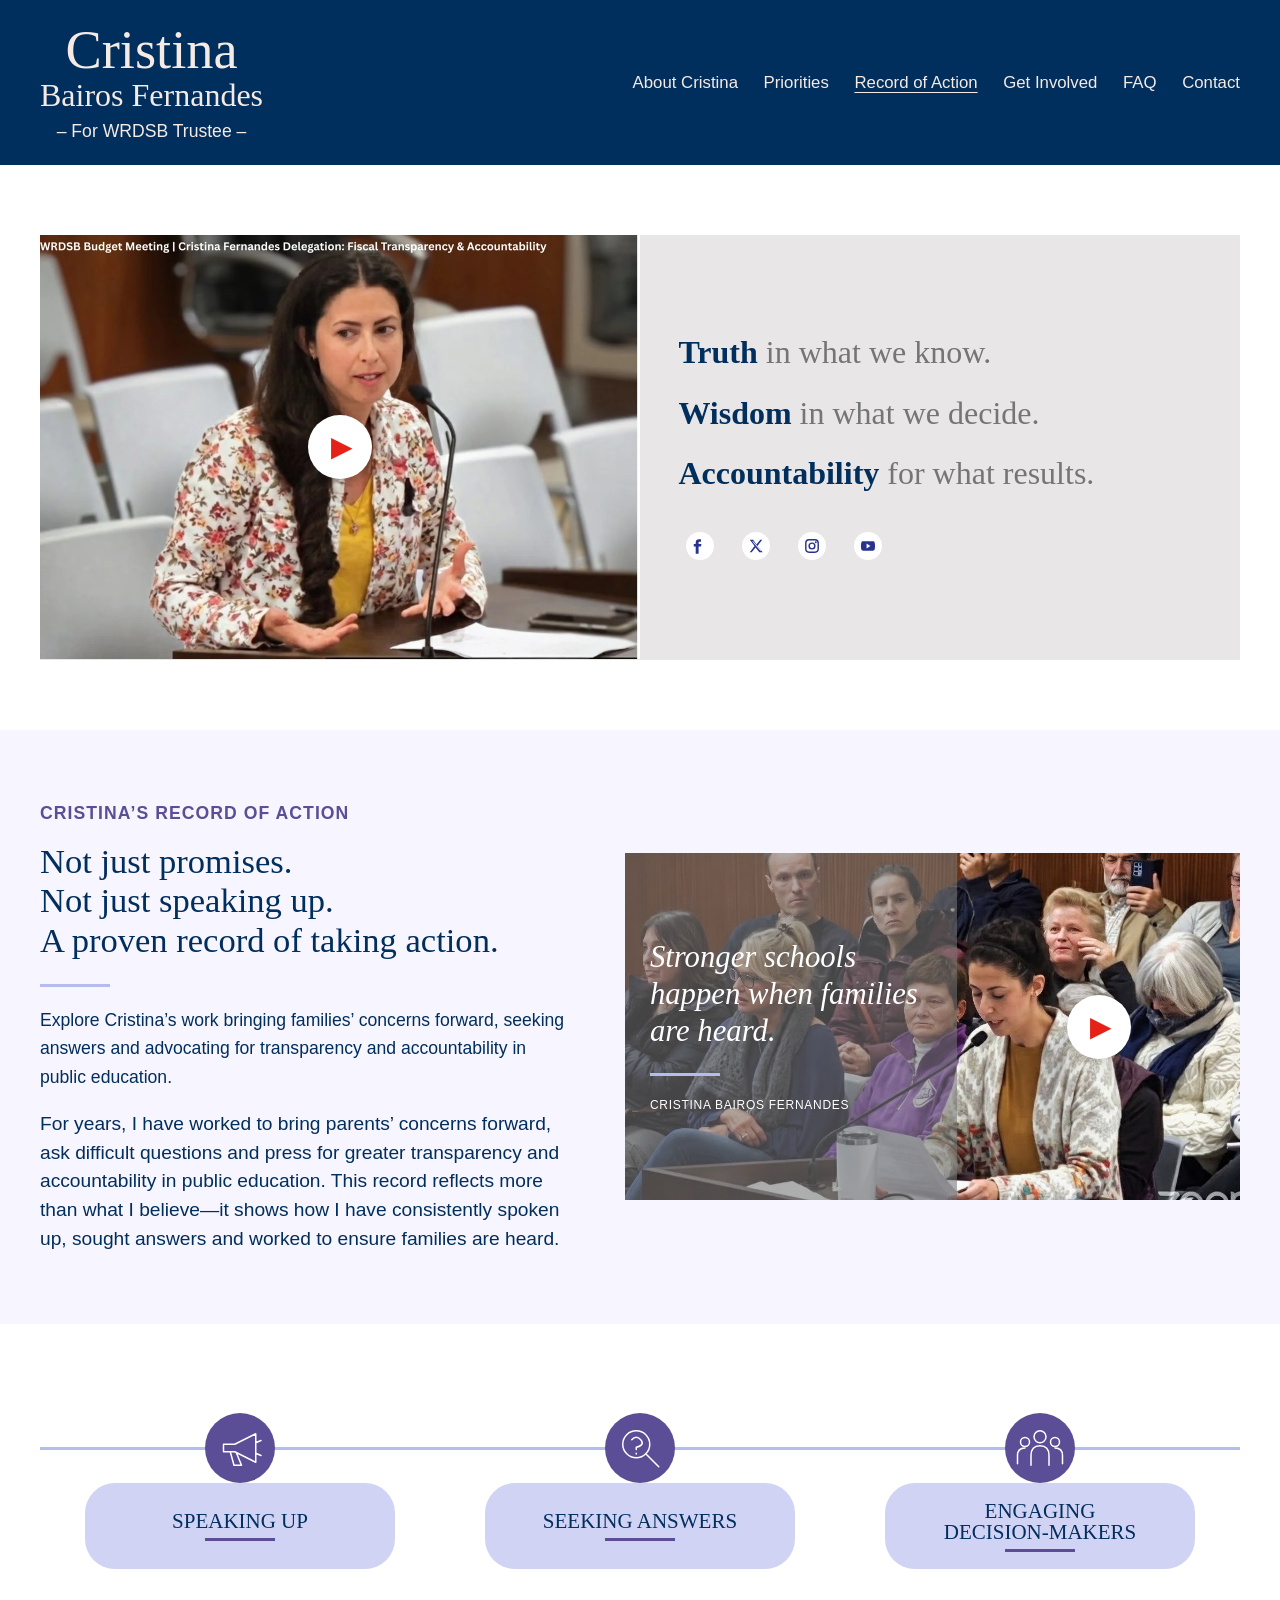
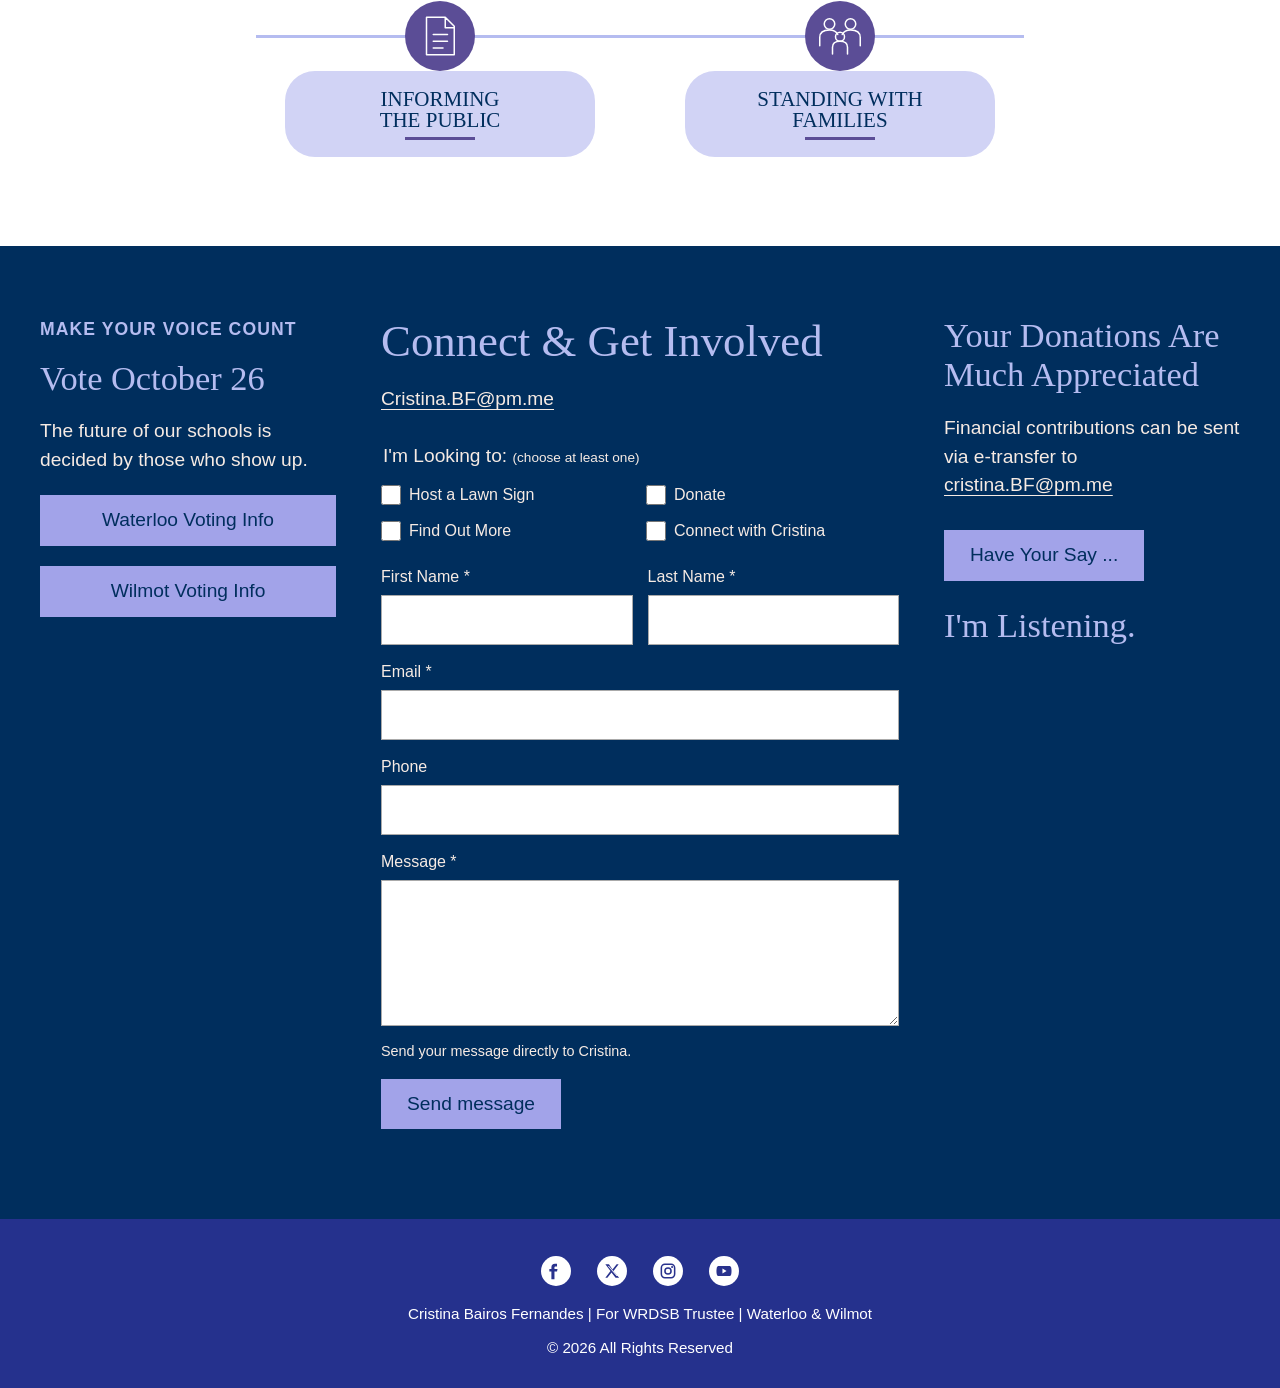
<file: record-of-action/index.html>
<!doctype html>
<html lang="en-CA">
<head>
  <meta charset="utf-8">
  <meta name="viewport" content="width=device-width, initial-scale=1">
  <title>Cristina’s Record of Action | WRDSB Trustee Candidate 2026</title>
  <meta name="description" content="Explore Cristina Bairos Fernandes’s work bringing families’ concerns forward, seeking answers and advocating for transparency in public education.">
  <link rel="icon" href="https://static.wixstatic.com/media/94a08f_8d7bc930679843a6bdc421e61376ba02~mv2.png">
  <link rel="stylesheet" href="../styles.css?v=35">
  <script src="../script.js?v=9" defer></script>
  <meta property="og:type" content="website">
  <meta property="og:site_name" content="Cristina Bairos Fernandes">
  <meta property="og:title" content="Cristina’s Record of Action | WRDSB Trustee Candidate 2026">
  <meta property="og:description" content="Explore Cristina Bairos Fernandes’s work bringing families’ concerns forward, seeking answers and advocating for transparency in public education.">
  <meta property="og:image" content="https://lvernon91.github.io/cfernandes2026/assets/social-preview.png">
  <meta property="og:image:width" content="648">
  <meta property="og:image:height" content="366">
  <meta property="og:image:alt" content="Cristina Bairos Fernandes — She’s Listening. She’s Taking Action. WRDSB Trustee in Waterloo and Wilmot.">
  <meta name="twitter:card" content="summary_large_image">
  <meta name="twitter:title" content="Cristina’s Record of Action | WRDSB Trustee Candidate 2026">
  <meta name="twitter:description" content="Explore Cristina Bairos Fernandes’s work bringing families’ concerns forward, seeking answers and advocating for transparency in public education.">
  <meta name="twitter:image" content="https://lvernon91.github.io/cfernandes2026/assets/social-preview.png">
  <link rel="canonical" href="https://lvernon91.github.io/cfernandes2026/record-of-action/">
  <meta property="og:url" content="https://lvernon91.github.io/cfernandes2026/record-of-action/">
  <script type="application/ld+json">
{
  "@context": "https://schema.org",
  "@graph": [
    {
      "@type": "Person",
      "@id": "https://lvernon91.github.io/cfernandes2026/#cristina",
      "name": "Cristina Bairos Fernandes",
      "url": "https://lvernon91.github.io/cfernandes2026/",
      "image": "https://lvernon91.github.io/cfernandes2026/assets/cristina-portrait.webp",
      "description": "2026 candidate for Waterloo Region District School Board (WRDSB) trustee for Waterloo and Wilmot, Ontario.",
      "sameAs": [
        "https://www.facebook.com/CrisBairosFern",
        "https://mobile.twitter.com/CrisBairosFern",
        "https://www.instagram.com/crisbairosfern/",
        "https://www.youtube.com/@CrisBairosFern/videos"
      ]
    },
    {
      "@type": "WebSite",
      "@id": "https://lvernon91.github.io/cfernandes2026/#website",
      "url": "https://lvernon91.github.io/cfernandes2026/",
      "name": "Cristina Bairos Fernandes",
      "publisher": {
        "@id": "https://lvernon91.github.io/cfernandes2026/#cristina"
      }
    },
    {
      "@type": "WebPage",
      "@id": "https://lvernon91.github.io/cfernandes2026/record-of-action/#webpage",
      "url": "https://lvernon91.github.io/cfernandes2026/record-of-action/",
      "name": "Cristina’s Record of Action | WRDSB Trustee Candidate 2026",
      "description": "Explore Cristina Bairos Fernandes’s work bringing families’ concerns forward, seeking answers and advocating for transparency in public education.",
      "inLanguage": "en-CA",
      "isPartOf": {
        "@id": "https://lvernon91.github.io/cfernandes2026/#website"
      },
      "about": {
        "@id": "https://lvernon91.github.io/cfernandes2026/#cristina"
      }
    }
  ]
}
  </script>
</head>
<body>
<a class="skip-link" href="#main">Skip to content</a>
<header class="site-header">
  <div class="header-inner wrap">
    <a class="brand" href="../" aria-label="Cristina Bairos Fernandes, home"><span>Cristina</span><span>Bairos Fernandes</span><small>– For WRDSB Trustee –</small></a>
    <details class="navigation" open><summary>Menu <span aria-hidden="true">☰</span></summary><nav aria-label="Main navigation">
      <a href="../about-cris/">About Cristina</a>
      <a href="../priorities/">Priorities</a>
      <a href="../record-of-action/" aria-current="page">Record of Action</a>
      <a href="../getting-involved/">Get Involved</a>
      <a href=".././#faq">FAQ</a>
      <a href="#contact">Contact</a>
    </nav></details>
  </div>
</header>
<main id="main">
  <section class="record-values section-space"><div class="record-values-grid wrap">
    <a class="record-video record-budget" href="https://youtu.be/BdyHNrkoAPM?t=552" target="_blank" rel="noopener noreferrer" aria-label="Watch Cristina’s budget delegation on YouTube">
      <img src="../assets/budget-video.webp" alt="Cristina Fernandes’ budget delegation on fiscal transparency and accountability" width="1200" height="848">
      <span class="record-play" aria-hidden="true">▶</span>
    </a>
    <div class="record-values-copy"><div class="record-value-lines"><p><strong>Truth</strong> in what we know.</p><p><strong>Wisdom</strong> in what we decide.</p><p><strong>Accountability</strong> for what results.</p></div>
      <nav class="social" aria-label="Cristina’s social media"><a href="https://www.facebook.com/CrisBairosFern" aria-label="Facebook"><img src="../assets/facebook.svg" alt="" width="30" height="30"></a><a href="https://mobile.twitter.com/CrisBairosFern" aria-label="Twitter"><img src="../assets/x.svg" alt="" width="30" height="30"></a><a href="https://www.instagram.com/crisbairosfern/" aria-label="Instagram"><img src="../assets/instagram.svg" alt="" width="30" height="30"></a><a href="https://www.youtube.com/@CrisBairosFern/videos" aria-label="YouTube"><img src="../assets/youtube.svg" alt="" width="30" height="30"></a></nav>
    </div>
  </div></section>
  <section class="record-intro section-space"><div class="record-intro-grid wrap">
    <div><p class="eyebrow">Cristina’s Record of Action</p><h1>Not just promises.<br>Not just speaking up.<br>A proven record of taking action.</h1><div class="record-rule" aria-hidden="true"></div>
      <p class="page-introduction">Explore Cristina’s work bringing families’ concerns forward, seeking answers and advocating for transparency and accountability in public education.</p>
      <p>For years, I have worked to bring parents’ concerns forward, ask difficult questions and press for greater transparency and accountability in public education. This record reflects more than what I believe—it shows how I have consistently spoken up, sought answers and worked to ensure families are heard.</p>
    </div>
    <a class="record-video record-quote" href="https://youtu.be/H0hzxZZLKLk?t=463" target="_blank" rel="noopener noreferrer" aria-label="Watch Cristina’s Record of Action video on YouTube">
      <img src="../assets/record-video.jpg" alt="Record of Action video" width="1150" height="648" loading="lazy">
      <figure><blockquote>Stronger schools happen when families are heard.</blockquote><div class="record-rule" aria-hidden="true"></div><figcaption>Cristina Bairos Fernandes</figcaption></figure>
      <span class="record-play" aria-hidden="true">▶</span>
    </a>
  </div></section>
  <section class="record-actions section-space" aria-label="Five areas of action"><ul class="record-action-grid wrap">
    <li><span class="record-action-icon" aria-hidden="true"><svg viewBox="0 0 64 64"><path d="M10 27h15l28-14v38L25 37H10zM19 37l5 18h10l-7-17M53 25l7-3M53 39l7 3"/></svg></span><div class="record-action-card"><h2>Speaking Up</h2><div class="record-rule" aria-hidden="true"></div></div></li>
    <li><span class="record-action-icon" aria-hidden="true"><svg viewBox="0 0 64 64"><circle cx="27" cy="27" r="18"/><path d="M40 40l17 17M21 21q6-7 12 0t-6 10v3M27 39v1"/></svg></span><div class="record-action-card"><h2>Seeking Answers</h2><div class="record-rule" aria-hidden="true"></div></div></li>
    <li><span class="record-action-icon" aria-hidden="true"><svg viewBox="0 0 64 64"><circle cx="32" cy="17" r="8"/><circle cx="12" cy="24" r="6"/><circle cx="52" cy="24" r="6"/><path d="M20 55V42q0-13 12-13t12 13v13M2 53V42q0-10 10-10M62 53V42q0-10-10-10"/></svg></span><div class="record-action-card"><h2>Engaging<br>Decision-Makers</h2><div class="record-rule" aria-hidden="true"></div></div></li>
    <li><span class="record-action-icon" aria-hidden="true"><svg viewBox="0 0 64 64"><path d="M14 7h25l12 12v38H14zM39 7v14h12M23 30h19M23 39h19M23 48h13"/></svg></span><div class="record-action-card"><h2>Informing<br>the Public</h2><div class="record-rule" aria-hidden="true"></div></div></li>
    <li><span class="record-action-icon" aria-hidden="true"><svg viewBox="0 0 64 64"><circle cx="18" cy="16" r="7"/><circle cx="46" cy="16" r="7"/><circle cx="32" cy="33" r="6"/><path d="M5 45V34q0-10 13-10 8 0 11 6M59 45V34q0-10-13-10-8 0-11 6M22 56V47q0-8 10-8t10 8v9"/></svg></span><div class="record-action-card"><h2>Standing with<br>Families</h2><div class="record-rule" aria-hidden="true"></div></div></li>
  </ul></section>
</main>
<footer>
  <div class="contact-section section-space" id="contact"><div class="contact-grid wrap">
    <section class="voting"><p class="eyebrow">Make Your Voice Count</p><h2>Vote October 26</h2><p>The future of our schools is decided by those who show up.</p><a class="button" href="https://www.waterloo.ca/council-and-committees/municipal-elections/vote-in-the-municipal-election">Waterloo Voting Info</a><a class="button" href="https://www.wilmot.ca/township-office/elections/">Wilmot Voting Info</a></section>
    <section class="connect"><h2>Connect &amp; Get Involved</h2><a class="email" href="mailto:Cristina.BF@pm.me">Cristina.BF@pm.me</a>
      <form id="contact-form" action="https://api.web3forms.com/submit" method="POST">
        <input type="hidden" name="access_key" value="16882bdd-f6e5-403b-aeac-d0b162ecda12">
        <input type="hidden" name="subject" value="Connect &amp; Get Involved — Cristina’s campaign website">
        <input type="hidden" name="from_name" value="Cristina’s campaign website">
        <input type="checkbox" name="botcheck" class="form-botcheck" tabindex="-1" aria-hidden="true" autocomplete="off">
        <fieldset><legend>I'm Looking to: <span>(choose at least one)</span></legend><div class="checkboxes"><label><input type="checkbox" name="interest" value="Host a Lawn Sign"> Host a Lawn Sign</label><label><input type="checkbox" name="interest" value="Donate"> Donate</label><label><input type="checkbox" name="interest" value="Find Out More"> Find Out More</label><label><input type="checkbox" name="interest" value="Connect with Cristina"> Connect with Cristina</label></div></fieldset>
        <div class="name-fields"><label>First Name *<input name="firstName" autocomplete="given-name" maxlength="100" required></label><label>Last Name *<input name="lastName" autocomplete="family-name" maxlength="100" required></label></div>
        <label>Email *<input name="email" type="email" autocomplete="email" maxlength="250" required></label>
        <label>Phone<input name="phone" type="tel" autocomplete="tel" maxlength="50"></label>
        <label>Message *<textarea name="message" rows="5" required></textarea></label>
        <p class="form-note">Send your message directly to Cristina.</p>
        <button class="button" type="submit">Send message</button><p id="form-status" role="status"></p>
      </form>
    </section>
    <section class="donations"><h2>Your Donations Are Much Appreciated</h2><p>Financial contributions can be sent via e-transfer to <a href="mailto:cristina.BF@pm.me?subject=Cristina%20for%20WRDSB%20Trustee%20Financial%20Contribution">cristina.BF@pm.me</a></p><a class="button" href="https://docs.google.com/forms/d/e/1FAIpQLSfS1SNRipjZpWVrn5qnN9l6ZZ29Iqpj7XGVn9k5e36djP1xtg/viewform?usp=publish-editor">Have Your Say ...</a><h2 class="listening">I'm Listening.</h2></section>
  </div></div>
  <div class="footer-bottom"><div class="wrap"><nav class="social record-footer-icons" aria-label="Social media"><a href="https://www.facebook.com/CrisBairosFern" aria-label="Facebook"><img src="../assets/facebook.svg" alt="" width="30" height="30"></a><a href="https://mobile.twitter.com/CrisBairosFern" aria-label="Twitter"><img src="../assets/x.svg" alt="" width="30" height="30"></a><a href="https://www.instagram.com/crisbairosfern/" aria-label="Instagram"><img src="../assets/instagram.svg" alt="" width="30" height="30"></a><a href="https://www.youtube.com/@CrisBairosFern/videos" aria-label="YouTube"><img src="../assets/youtube.svg" alt="" width="30" height="30"></a></nav><p>Cristina Bairos Fernandes | For WRDSB Trustee | Waterloo &amp; Wilmot</p><p>© 2026 All Rights Reserved</p></div></div>
</footer>
</body>
</html>
</file>
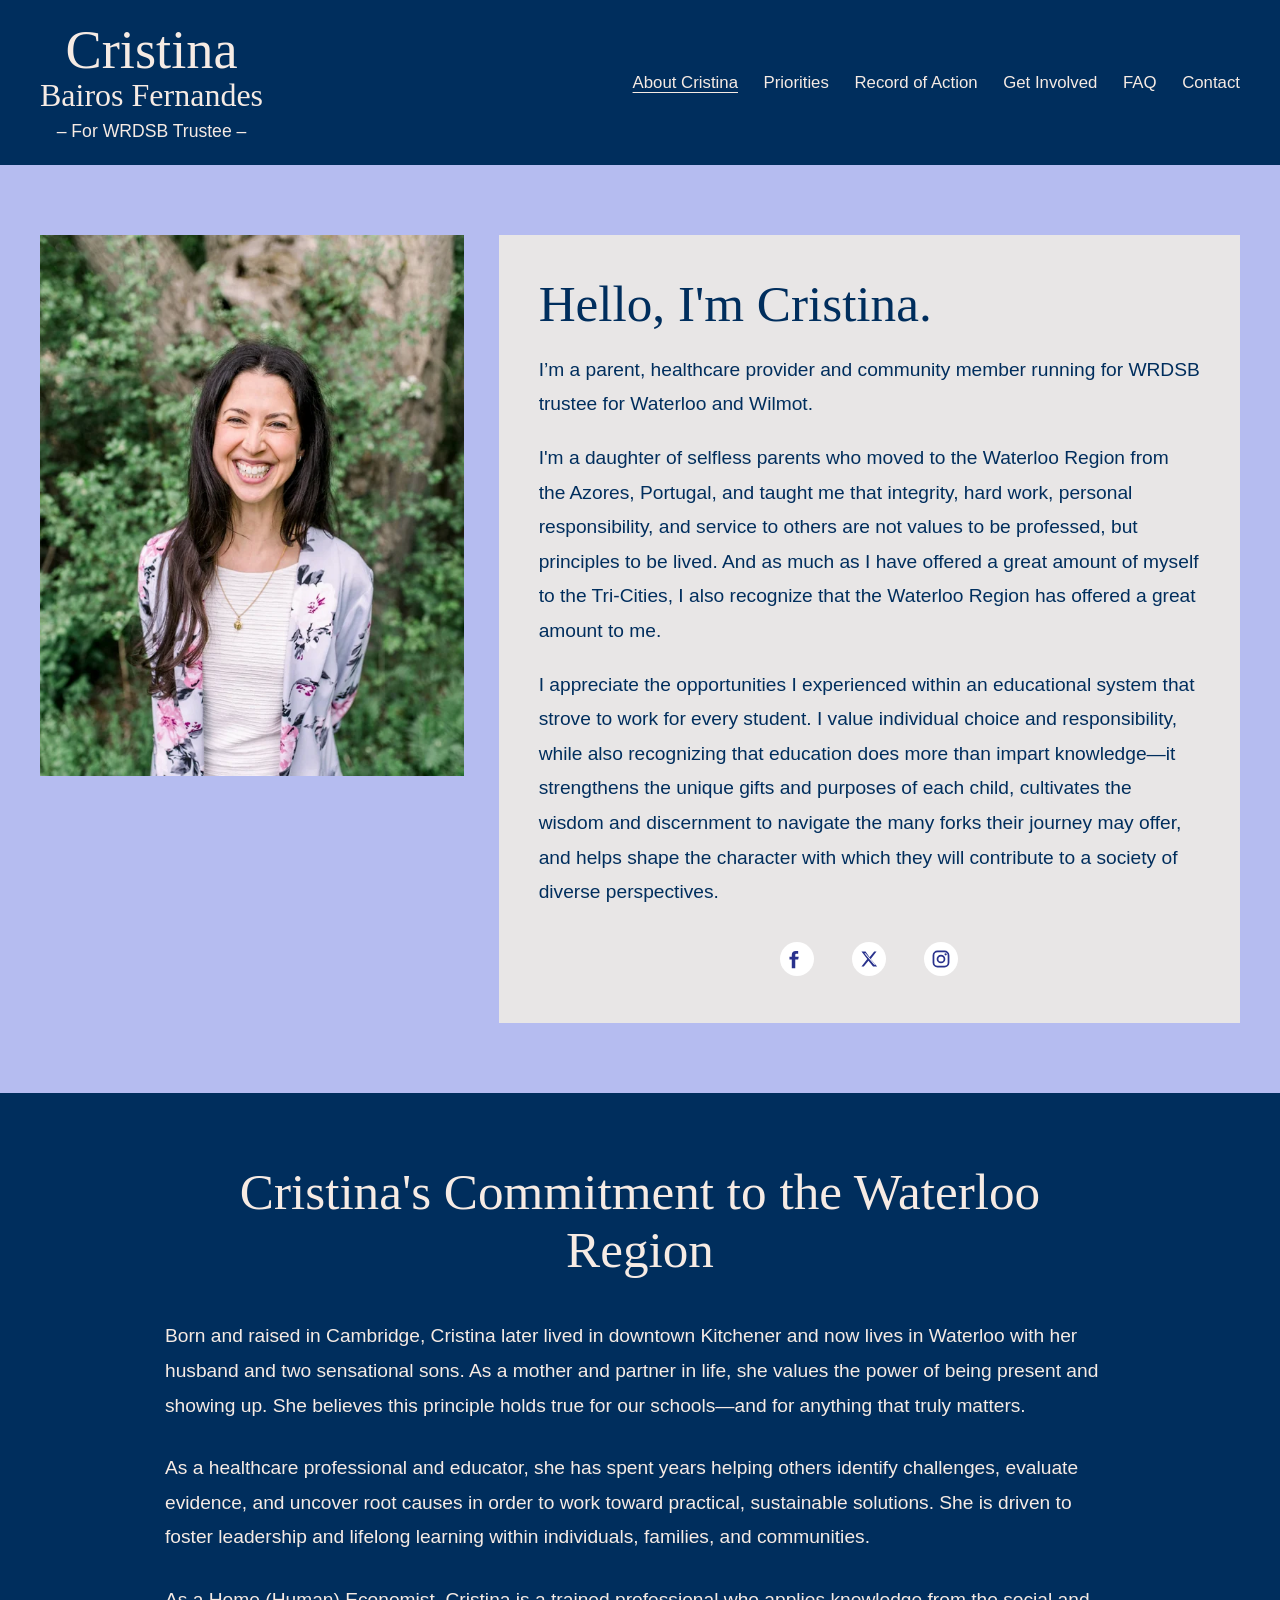
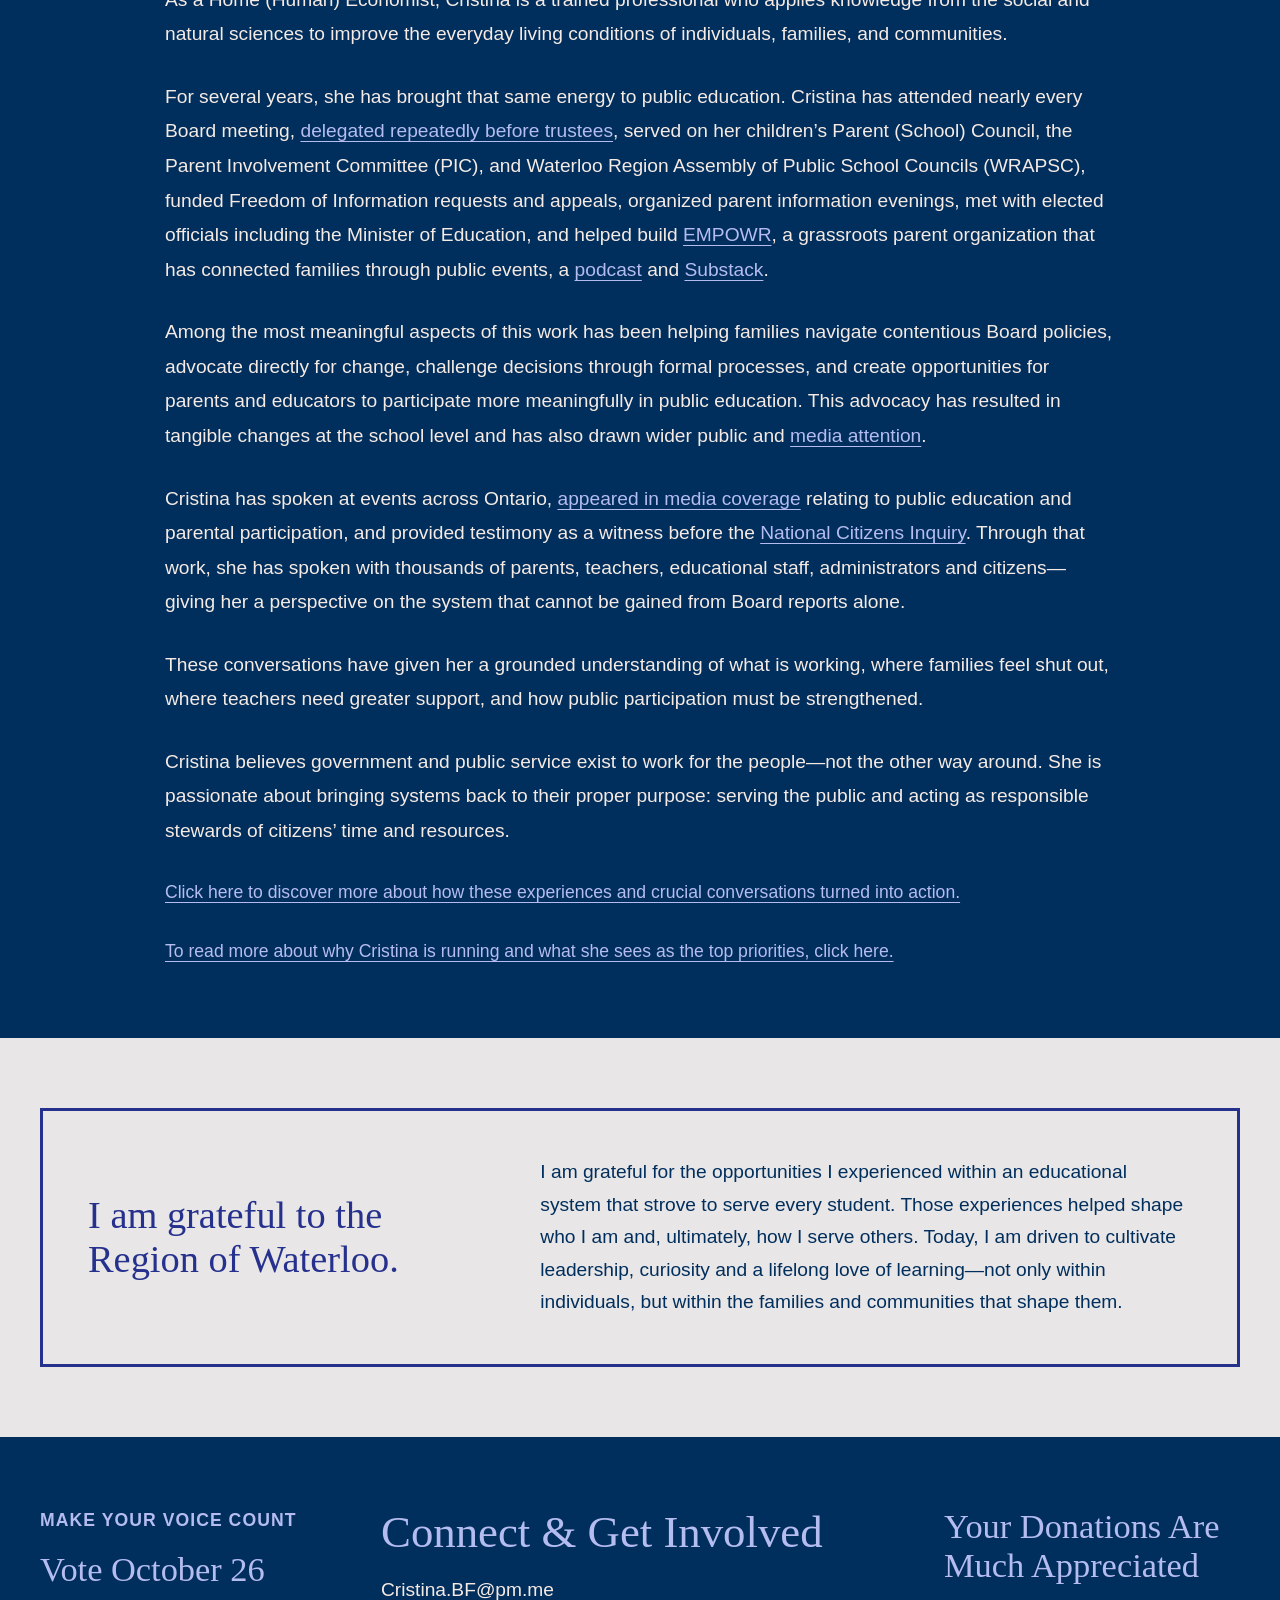
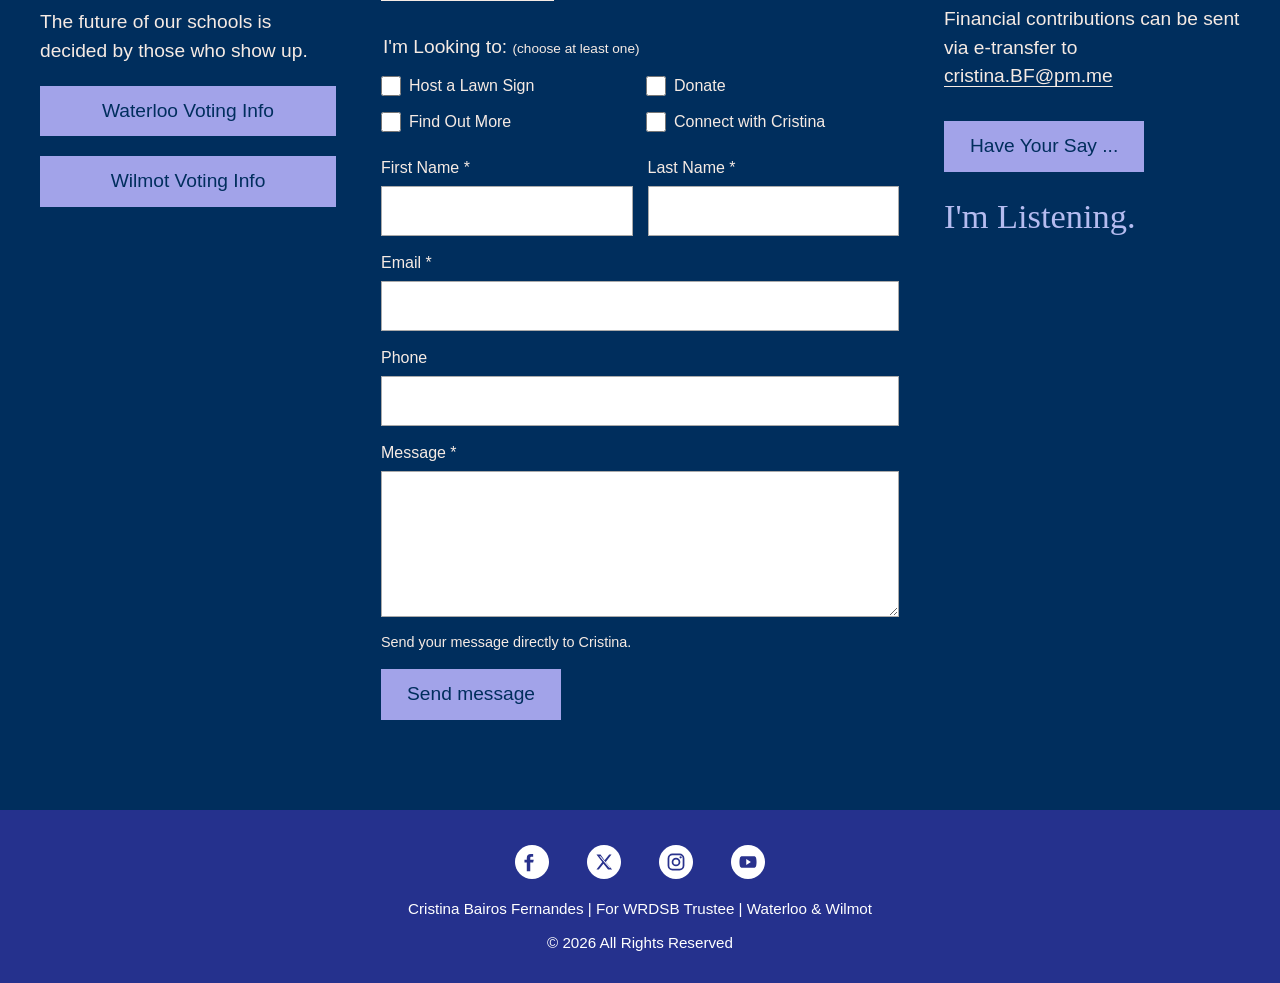
<file: about-cris.html>
<!doctype html>
<html lang="en-CA">
<head>
  <meta charset="utf-8">
  <meta name="viewport" content="width=device-width, initial-scale=1">
  <title>About Cristina Bairos Fernandes | 2026 WRDSB Trustee Candidate</title>
  <meta name="description" content="Meet Cristina Bairos Fernandes, a parent, healthcare provider and community member running for WRDSB trustee for Waterloo and Wilmot in 2026.">
  <link rel="icon" href="https://static.wixstatic.com/media/94a08f_8d7bc930679843a6bdc421e61376ba02~mv2.png">
  <link rel="stylesheet" href="styles.css?v=35">
  <script src="script.js?v=9" defer></script>
  <meta property="og:type" content="website">
  <meta property="og:site_name" content="Cristina Bairos Fernandes">
  <meta property="og:title" content="About Cristina Bairos Fernandes | 2026 WRDSB Trustee Candidate">
  <meta property="og:description" content="Meet Cristina Bairos Fernandes, a parent, healthcare provider and community member running for WRDSB trustee for Waterloo and Wilmot in 2026.">
  <meta property="og:image" content="https://lvernon91.github.io/cfernandes2026/assets/social-preview.png">
  <meta property="og:image:width" content="648">
  <meta property="og:image:height" content="366">
  <meta property="og:image:alt" content="Cristina Bairos Fernandes — She’s Listening. She’s Taking Action. WRDSB Trustee in Waterloo and Wilmot.">
  <meta name="twitter:card" content="summary_large_image">
  <meta name="twitter:title" content="About Cristina Bairos Fernandes | 2026 WRDSB Trustee Candidate">
  <meta name="twitter:description" content="Meet Cristina Bairos Fernandes, a parent, healthcare provider and community member running for WRDSB trustee for Waterloo and Wilmot in 2026.">
  <meta name="twitter:image" content="https://lvernon91.github.io/cfernandes2026/assets/social-preview.png">
  <link rel="canonical" href="https://lvernon91.github.io/cfernandes2026/about-cris/">
  <meta property="og:url" content="https://lvernon91.github.io/cfernandes2026/about-cris/">
  <script type="application/ld+json">
{
  "@context": "https://schema.org",
  "@graph": [
    {
      "@type": "Person",
      "@id": "https://lvernon91.github.io/cfernandes2026/#cristina",
      "name": "Cristina Bairos Fernandes",
      "url": "https://lvernon91.github.io/cfernandes2026/",
      "image": "https://lvernon91.github.io/cfernandes2026/assets/cristina-portrait.webp",
      "description": "2026 candidate for Waterloo Region District School Board (WRDSB) trustee for Waterloo and Wilmot, Ontario.",
      "sameAs": [
        "https://www.facebook.com/CrisBairosFern",
        "https://mobile.twitter.com/CrisBairosFern",
        "https://www.instagram.com/crisbairosfern/",
        "https://www.youtube.com/@CrisBairosFern/videos"
      ]
    },
    {
      "@type": "WebSite",
      "@id": "https://lvernon91.github.io/cfernandes2026/#website",
      "url": "https://lvernon91.github.io/cfernandes2026/",
      "name": "Cristina Bairos Fernandes",
      "publisher": {
        "@id": "https://lvernon91.github.io/cfernandes2026/#cristina"
      }
    },
    {
      "@type": "WebPage",
      "@id": "https://lvernon91.github.io/cfernandes2026/about-cris/#webpage",
      "url": "https://lvernon91.github.io/cfernandes2026/about-cris/",
      "name": "About Cristina Bairos Fernandes | 2026 WRDSB Trustee Candidate",
      "description": "Meet Cristina Bairos Fernandes, a parent, healthcare provider and community member running for WRDSB trustee for Waterloo and Wilmot in 2026.",
      "inLanguage": "en-CA",
      "isPartOf": {
        "@id": "https://lvernon91.github.io/cfernandes2026/#website"
      },
      "about": {
        "@id": "https://lvernon91.github.io/cfernandes2026/#cristina"
      }
    }
  ]
}
  </script>
</head>
<body>
<a class="skip-link" href="#main">Skip to content</a>
<header class="site-header">
  <div class="header-inner wrap">
    <a class="brand" href="./" aria-label="Cristina Bairos Fernandes, home"><span>Cristina</span><span>Bairos Fernandes</span><small>– For WRDSB Trustee –</small></a>
    <details class="navigation" open><summary>Menu <span aria-hidden="true">☰</span></summary><nav aria-label="Main navigation">
      <a href="about-cris/" aria-current="page">About Cristina</a>
      <a href="priorities/">Priorities</a>
      <a href="record-of-action/">Record of Action</a>
      <a href="getting-involved/">Get Involved</a>
      <a href="./#faq">FAQ</a>
      <a href="#contact">Contact</a>
    </nav></details>
  </div>
</header>
<main id="main">
  <section class="about-intro section-space"><div class="about-intro-grid wrap">
    <img class="about-portrait" srcset="assets/cristina-about-600.webp 600w, assets/cristina-about.webp 1100w" sizes="(max-width: 900px) min(400px, 100vw - 48px), min(35vw, 500px)" src="assets/cristina-about.webp" alt="Cristina Bairos Fernandes" width="1100" height="1405" fetchpriority="high">
    <div class="about-intro-copy"><h1>Hello, I'm Cristina.</h1>
      <p>I’m a parent, healthcare provider and community member running for WRDSB trustee for Waterloo and Wilmot.</p>
      <p>I'm a daughter of selfless parents who moved to the Waterloo Region from the Azores, Portugal, and taught me that integrity, hard work, personal responsibility, and service to others are not values to be professed, but principles to be lived. And as much as I have offered a great amount of myself to the Tri-Cities, I also recognize that the Waterloo Region has offered a great amount to me.</p>
      <p>I appreciate the opportunities I experienced within an educational system that strove to work for every student. I value individual choice and responsibility, while also recognizing that education does more than impart knowledge—it strengthens the unique gifts and purposes of each child, cultivates the wisdom and discernment to navigate the many forks their journey may offer, and helps shape the character with which they will contribute to a society of diverse perspectives.</p>
      <nav class="social" aria-label="Connect with Cristina"><a href="https://www.facebook.com/CrisBairosFern" aria-label="Facebook"><img src="assets/facebook.svg" alt="" width="30" height="30"></a><a href="https://mobile.twitter.com/CrisBairosFern" aria-label="Twitter"><img src="assets/x.svg" alt="" width="30" height="30"></a><a href="https://www.instagram.com/crisbairosfern/" aria-label="Instagram"><img src="assets/instagram.svg" alt="" width="30" height="30"></a></nav>
    </div>
  </div></section>
  <section class="about-commitment section-space" aria-labelledby="commitment-title"><div class="about-reading">
    <h2 id="commitment-title">Cristina's Commitment to the Waterloo Region</h2>
    <p>Born and raised in Cambridge, Cristina later lived in downtown Kitchener and now lives in Waterloo with her husband and two sensational sons. As a mother and partner in life, she values the power of being present and showing up. She believes this principle holds true for our schools—and for anything that truly matters.</p>
    <p>As a healthcare professional and educator, she has spent years helping others identify challenges, evaluate evidence, and uncover root causes in order to work toward practical, sustainable solutions. She is driven to foster leadership and lifelong learning within individuals, families, and communities.</p>
    <p>As a Home (Human) Economist, Cristina is a trained professional who applies knowledge from the social and natural sciences to improve the everyday living conditions of individuals, families, and communities.</p>
    <p>For several years, she has brought that same energy to public education. Cristina has attended nearly every Board meeting, <a href="https://www.youtube.com/@CrisBairosFern/videos">delegated repeatedly before trustees</a>, served on her children’s Parent (School) Council, the Parent Involvement Committee (PIC), and Waterloo Region Assembly of Public School Councils (WRAPSC), funded Freedom of Information requests and appeals, organized parent information evenings, met with elected officials including the Minister of Education, and helped build <a href="mailto:empowrconnect@gmail.com">EMPOWR</a>, a grassroots parent organization that has connected families through public events, a <a href="https://empowrconnect.substack.com/podcast">podcast</a> and <a href="https://empowrconnect.substack.com/">Substack</a>.</p>
    <p>Among the most meaningful aspects of this work has been helping families navigate contentious Board policies, advocate directly for change, challenge decisions through formal processes, and create opportunities for parents and educators to participate more meaningfully in public education. This advocacy has resulted in tangible changes at the school level and has also drawn wider public and <a href="https://www.theepochtimes.com/world/candidates-run-in-ontario-trustee-election-to-remove-politics-ideology-from-classrooms-4735652">media attention</a>.</p>
    <p>Cristina has spoken at events across Ontario, <a href="record-of-action/">appeared in media coverage</a> relating to public education and parental participation, and provided testimony as a witness before the <a href="https://nationalcitizensinquiry.ca/witness/christina-fernandes/">National Citizens Inquiry</a>. Through that work, she has spoken with thousands of parents, teachers, educational staff, administrators and citizens—giving her a perspective on the system that cannot be gained from Board reports alone.</p>
    <p>These conversations have given her a grounded understanding of what is working, where families feel shut out, where teachers need greater support, and how public participation must be strengthened.</p>
    <p>Cristina believes government and public service exist to work for the people—not the other way around. She is passionate about bringing systems back to their proper purpose: serving the public and acting as responsible stewards of citizens’ time and resources.</p>
    <p class="about-next"><a href="record-of-action/">Click here to discover more about how these experiences and crucial conversations turned into action.</a></p>
    <p class="about-next"><a href="priorities/">To read more about why Cristina is running and what she sees as the top priorities, click here.</a></p>
  </div></section>
  <section class="section-space" aria-labelledby="gratitude-title"><div class="gratitude-panel wrap">
    <h2 id="gratitude-title">I am grateful to the Region of Waterloo.</h2>
    <p>I am grateful for the opportunities I experienced within an educational system that strove to serve every student. Those experiences helped shape who I am and, ultimately, how I serve others. Today, I am driven to cultivate leadership, curiosity and a lifelong love of learning—not only within individuals, but within the families and communities that shape them.</p>
  </div></section>
</main>
<footer>
  <div class="contact-section section-space" id="contact"><div class="contact-grid wrap">
    <section class="voting"><p class="eyebrow">Make Your Voice Count</p><h2>Vote October 26</h2><p>The future of our schools is decided by those who show up.</p><a class="button" href="https://www.waterloo.ca/council-and-committees/municipal-elections/vote-in-the-municipal-election">Waterloo Voting Info</a><a class="button" href="https://www.wilmot.ca/township-office/elections/">Wilmot Voting Info</a></section>
    <section class="connect"><h2>Connect &amp; Get Involved</h2><a class="email" href="mailto:Cristina.BF@pm.me">Cristina.BF@pm.me</a>
      <form id="contact-form" action="https://api.web3forms.com/submit" method="POST">
        <input type="hidden" name="access_key" value="16882bdd-f6e5-403b-aeac-d0b162ecda12">
        <input type="hidden" name="subject" value="Connect &amp; Get Involved — Cristina’s campaign website">
        <input type="hidden" name="from_name" value="Cristina’s campaign website">
        <input type="checkbox" name="botcheck" class="form-botcheck" tabindex="-1" aria-hidden="true" autocomplete="off">
        <fieldset><legend>I'm Looking to: <span>(choose at least one)</span></legend><div class="checkboxes"><label><input type="checkbox" name="interest" value="Host a Lawn Sign"> Host a Lawn Sign</label><label><input type="checkbox" name="interest" value="Donate"> Donate</label><label><input type="checkbox" name="interest" value="Find Out More"> Find Out More</label><label><input type="checkbox" name="interest" value="Connect with Cristina"> Connect with Cristina</label></div></fieldset>
        <div class="name-fields"><label>First Name *<input name="firstName" autocomplete="given-name" maxlength="100" required></label><label>Last Name *<input name="lastName" autocomplete="family-name" maxlength="100" required></label></div>
        <label>Email *<input name="email" type="email" autocomplete="email" maxlength="250" required></label>
        <label>Phone<input name="phone" type="tel" autocomplete="tel" maxlength="50"></label>
        <label>Message *<textarea name="message" rows="5" required></textarea></label>
        <p class="form-note">Send your message directly to Cristina.</p>
        <button class="button" type="submit">Send message</button><p id="form-status" role="status"></p>
      </form>
    </section>
    <section class="donations"><h2>Your Donations Are Much Appreciated</h2><p>Financial contributions can be sent via e-transfer to <a href="mailto:cristina.BF@pm.me?subject=Cristina%20for%20WRDSB%20Trustee%20Financial%20Contribution">cristina.BF@pm.me</a></p><a class="button" href="https://docs.google.com/forms/d/e/1FAIpQLSfS1SNRipjZpWVrn5qnN9l6ZZ29Iqpj7XGVn9k5e36djP1xtg/viewform?usp=publish-editor">Have Your Say ...</a><h2 class="listening">I'm Listening.</h2></section>
  </div></div>
  <div class="footer-bottom"><div class="wrap"><nav class="social social-footer-icons" aria-label="Social media"><a href="https://www.facebook.com/CrisBairosFern" aria-label="Facebook"><img src="assets/facebook.svg" alt="" width="30" height="30"></a><a href="https://mobile.twitter.com/CrisBairosFern" aria-label="Twitter"><img src="assets/x.svg" alt="" width="30" height="30"></a><a href="https://www.instagram.com/crisbairosfern/" aria-label="Instagram"><img src="assets/instagram.svg" alt="" width="30" height="30"></a><a href="https://www.youtube.com/@CrisBairosFern/videos" aria-label="YouTube"><img src="assets/youtube.svg" alt="" width="30" height="30"></a></nav><p>Cristina Bairos Fernandes | For WRDSB Trustee | Waterloo &amp; Wilmot</p><p>© 2026 All Rights Reserved</p></div></div>
</footer>
</body>
</html>
</file>
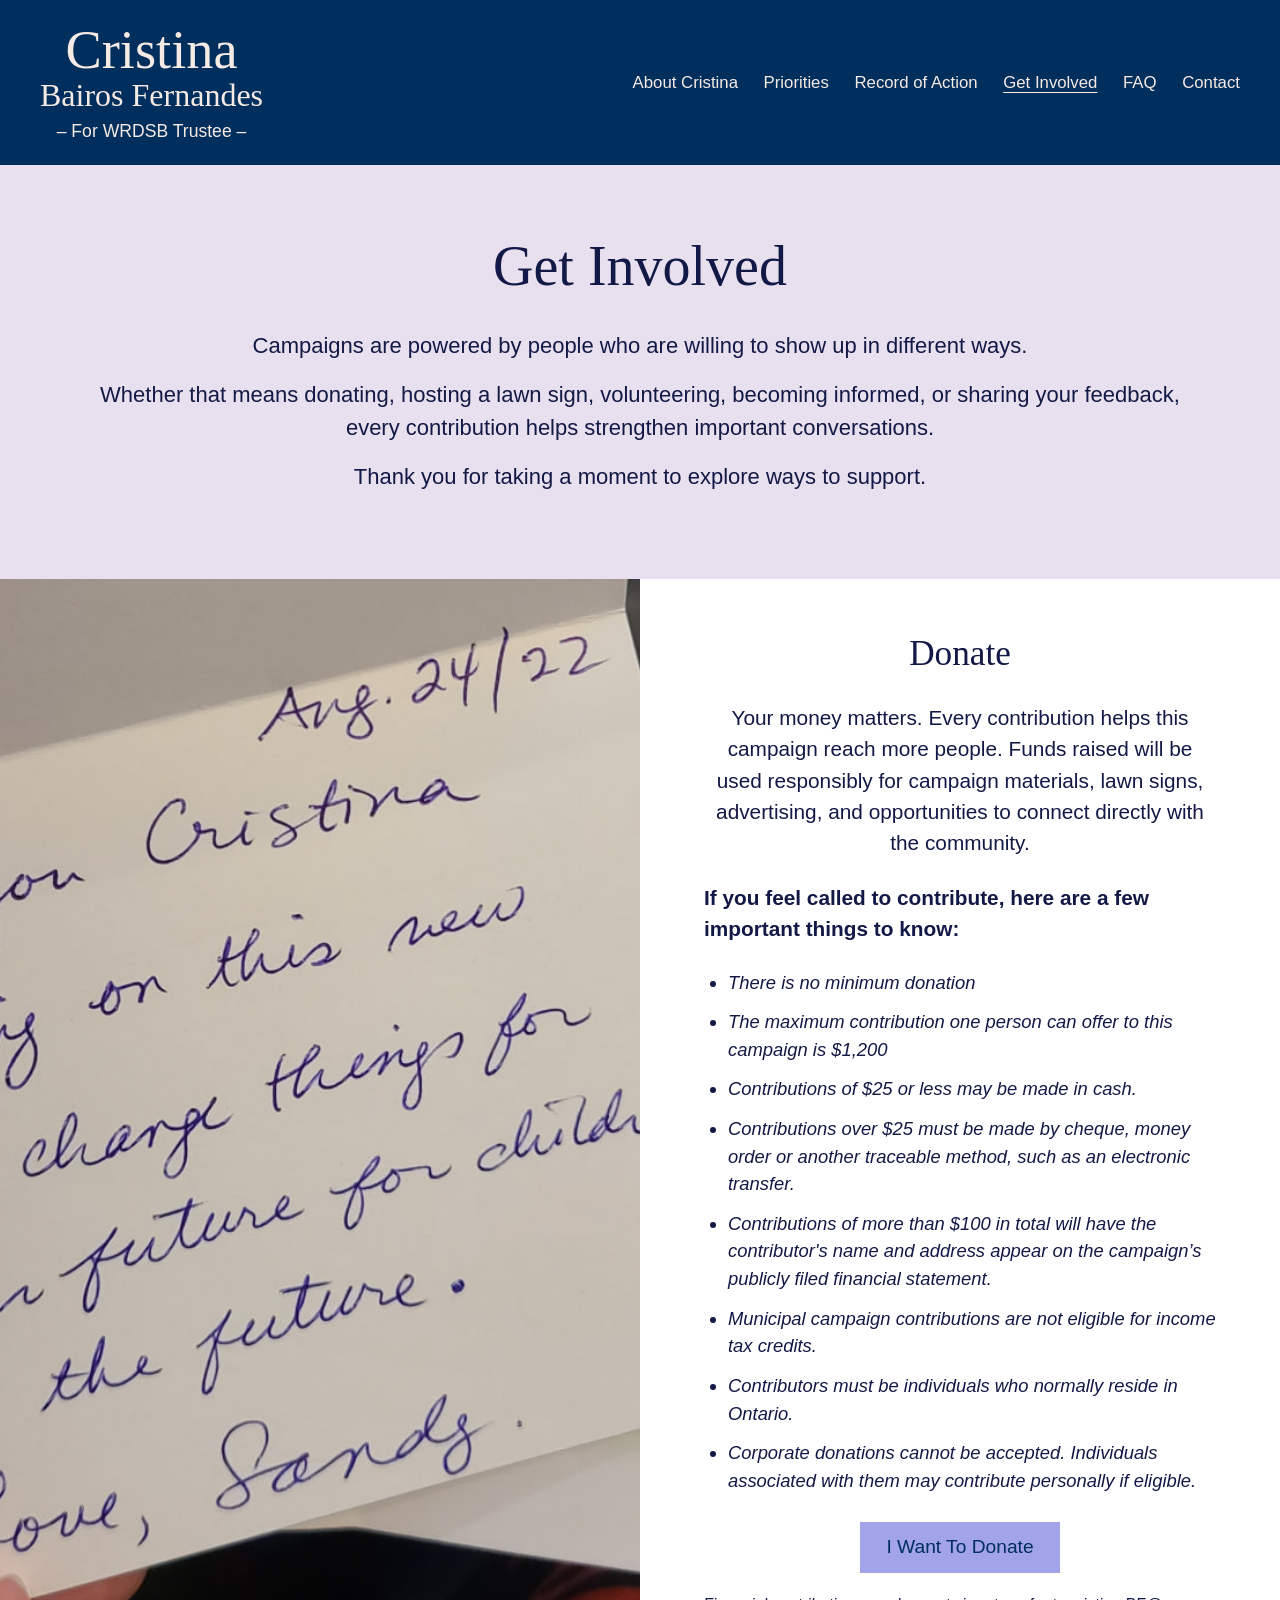
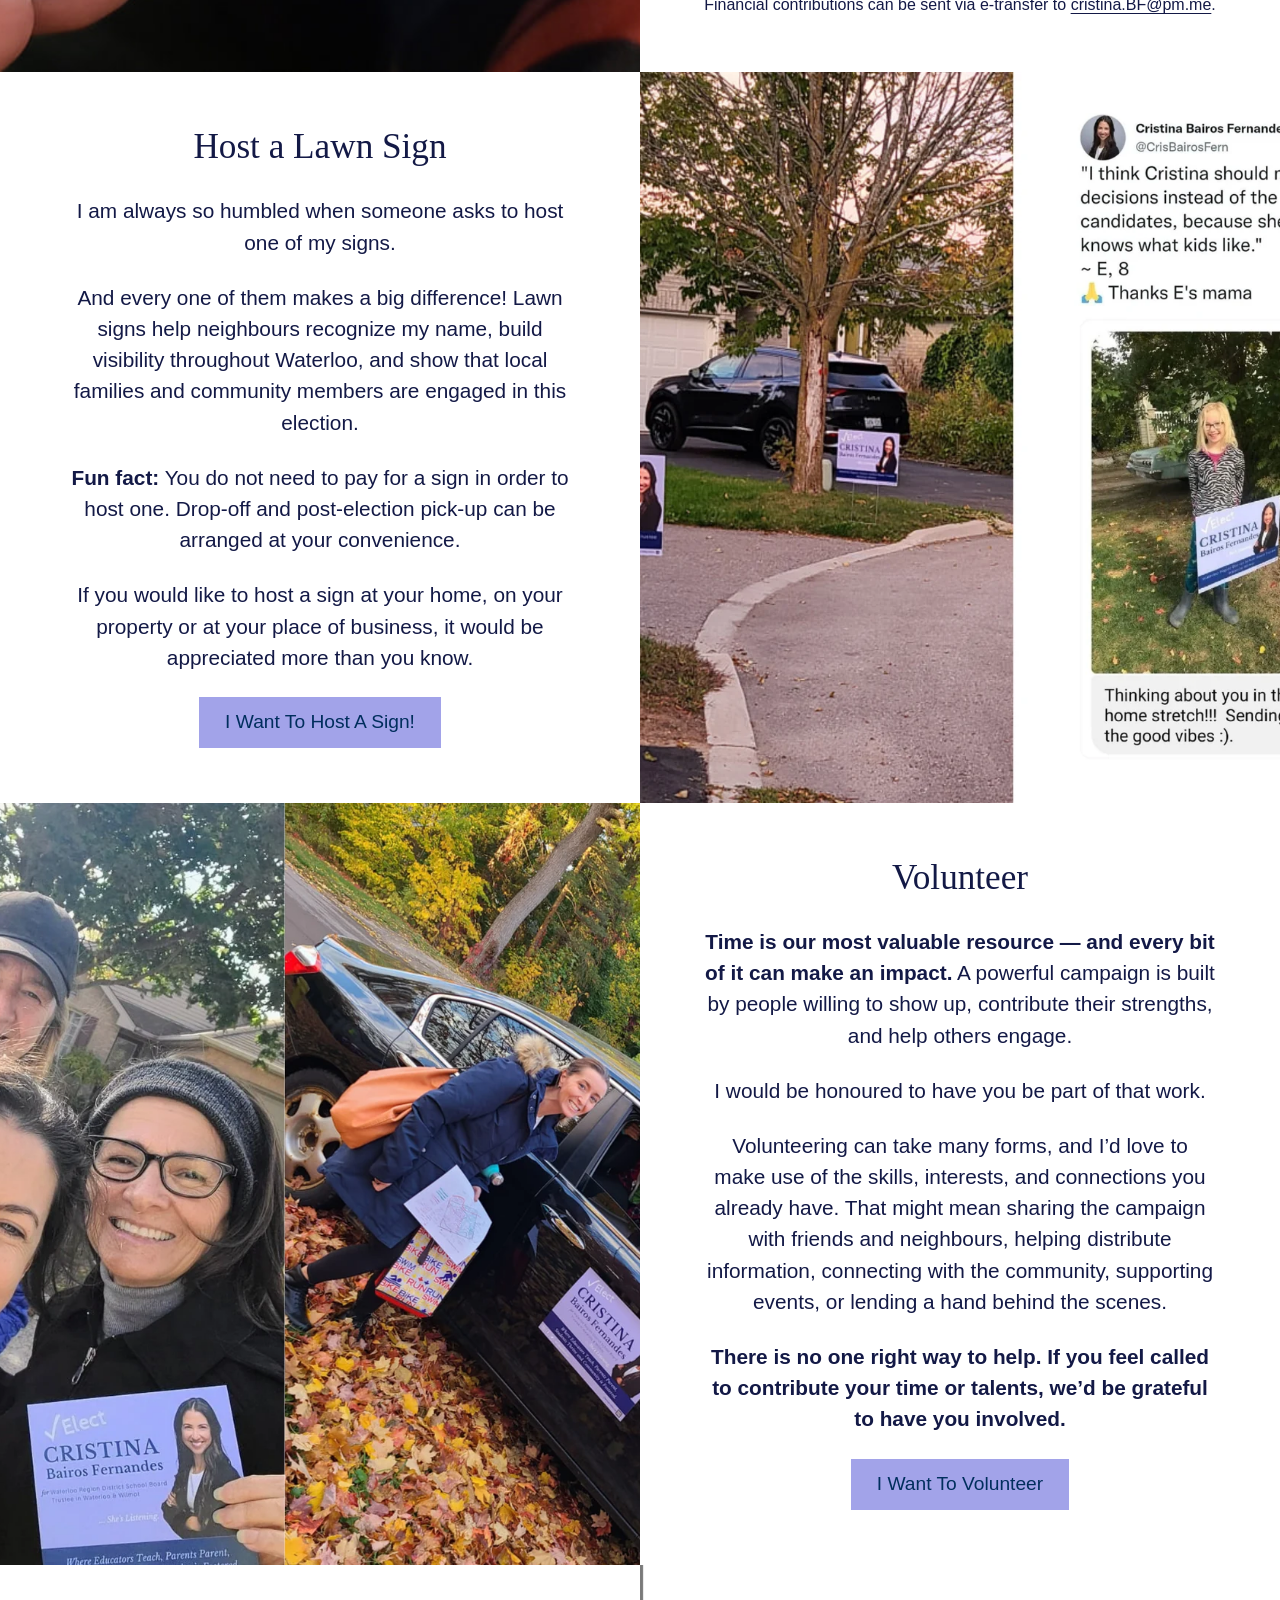
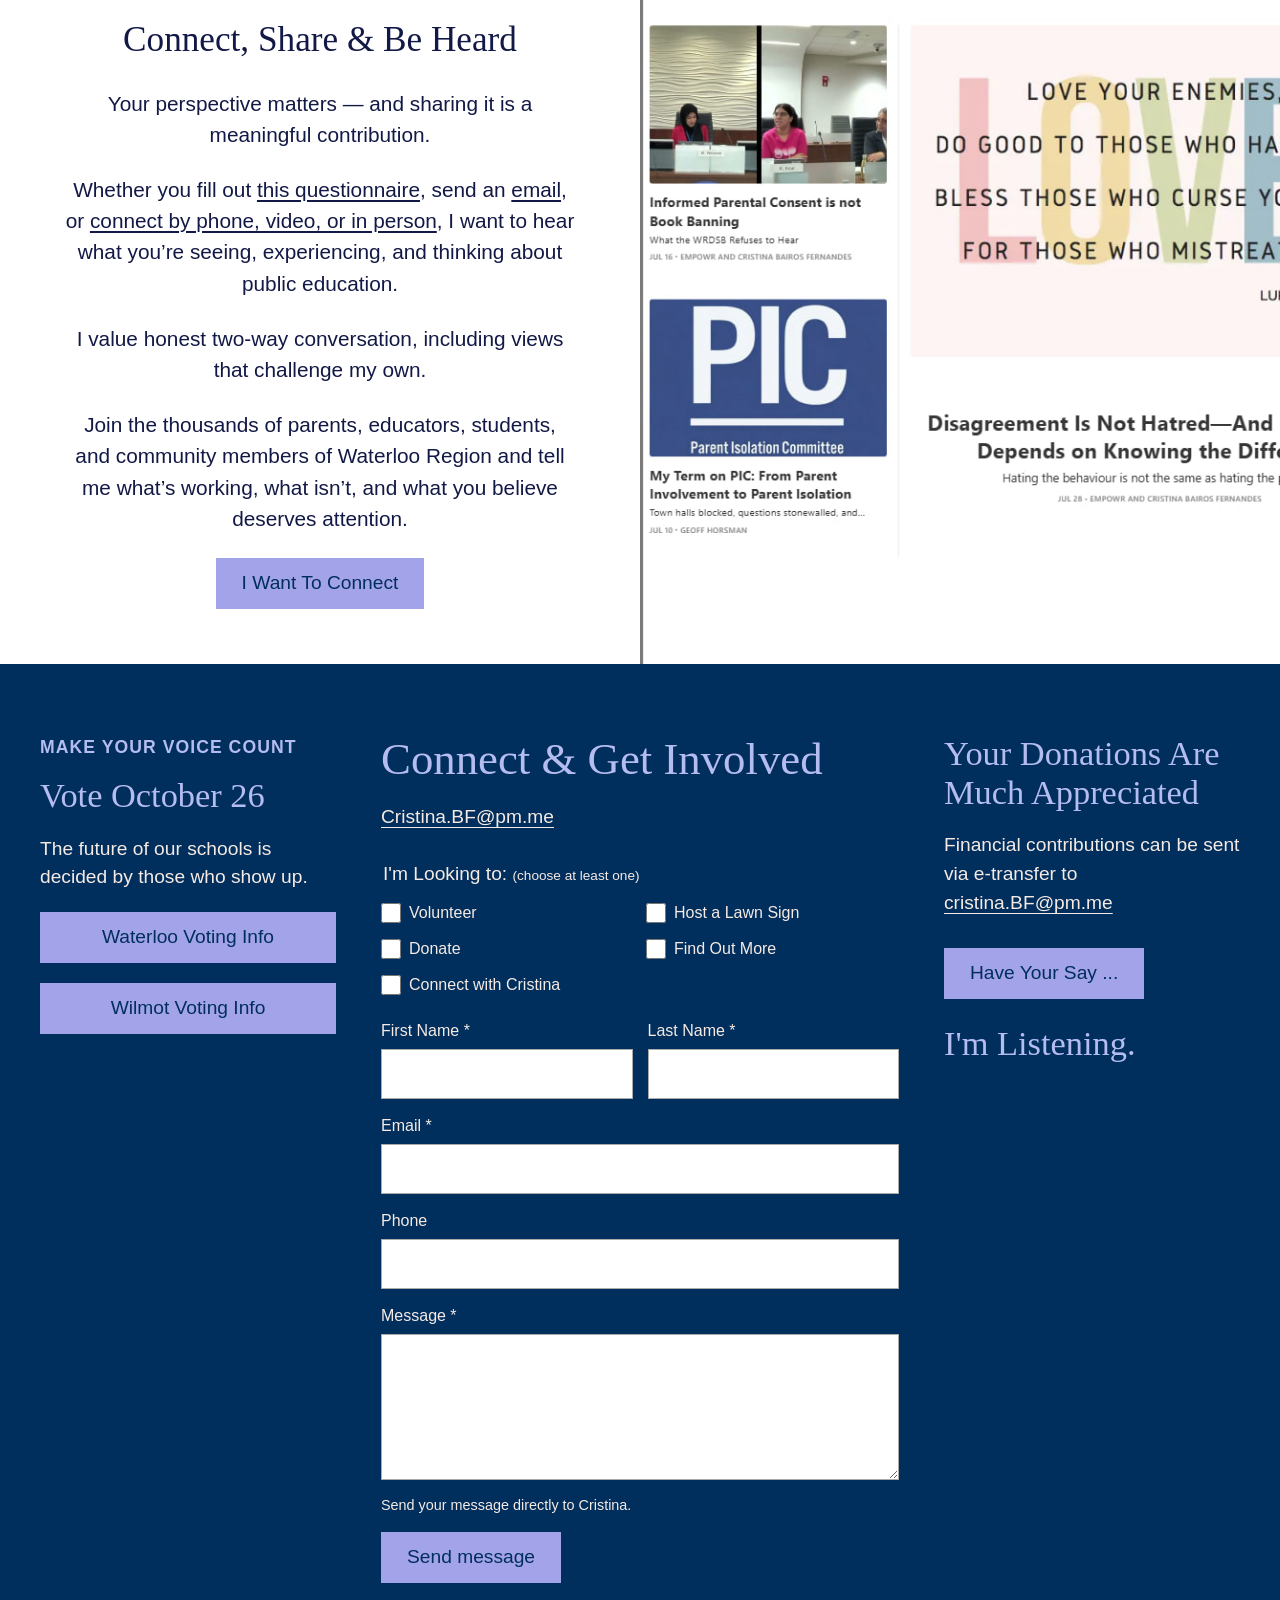
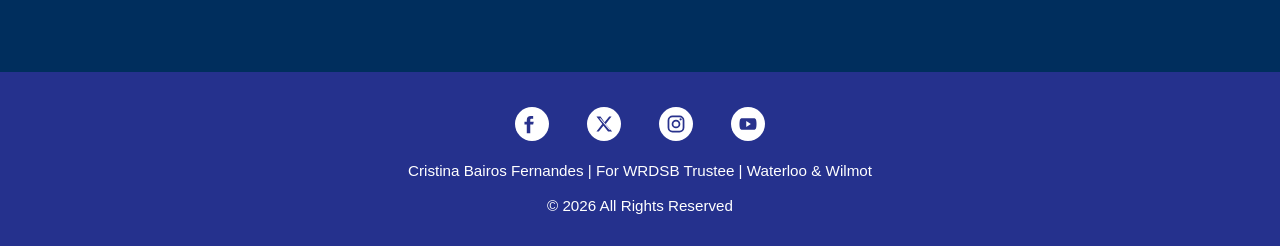
<file: getting-involved.html>
<!doctype html>
<html lang="en-CA">
<head>
  <meta charset="utf-8">
  <meta name="viewport" content="width=device-width, initial-scale=1">
  <title>Get Involved | Cristina’s 2026 WRDSB Trustee Campaign</title>
  <meta name="description" content="Support Cristina Bairos Fernandes’s WRDSB trustee campaign for Waterloo and Wilmot: volunteer, host a lawn sign, donate or share your feedback.">
  <link rel="icon" href="https://static.wixstatic.com/media/94a08f_8d7bc930679843a6bdc421e61376ba02~mv2.png">
  <link rel="stylesheet" href="styles.css?v=35">
  <script src="script.js?v=9" defer></script>
  <meta property="og:type" content="website">
  <meta property="og:site_name" content="Cristina Bairos Fernandes">
  <meta property="og:title" content="Get Involved | Cristina’s 2026 WRDSB Trustee Campaign">
  <meta property="og:description" content="Support Cristina Bairos Fernandes’s WRDSB trustee campaign for Waterloo and Wilmot: volunteer, host a lawn sign, donate or share your feedback.">
  <meta property="og:image" content="https://lvernon91.github.io/cfernandes2026/assets/social-preview.png">
  <meta property="og:image:width" content="648">
  <meta property="og:image:height" content="366">
  <meta property="og:image:alt" content="Cristina Bairos Fernandes — She’s Listening. She’s Taking Action. WRDSB Trustee in Waterloo and Wilmot.">
  <meta name="twitter:card" content="summary_large_image">
  <meta name="twitter:title" content="Get Involved | Cristina’s 2026 WRDSB Trustee Campaign">
  <meta name="twitter:description" content="Support Cristina Bairos Fernandes’s WRDSB trustee campaign for Waterloo and Wilmot: volunteer, host a lawn sign, donate or share your feedback.">
  <meta name="twitter:image" content="https://lvernon91.github.io/cfernandes2026/assets/social-preview.png">
  <link rel="canonical" href="https://lvernon91.github.io/cfernandes2026/getting-involved/">
  <meta property="og:url" content="https://lvernon91.github.io/cfernandes2026/getting-involved/">
  <script type="application/ld+json">
{
  "@context": "https://schema.org",
  "@graph": [
    {
      "@type": "Person",
      "@id": "https://lvernon91.github.io/cfernandes2026/#cristina",
      "name": "Cristina Bairos Fernandes",
      "url": "https://lvernon91.github.io/cfernandes2026/",
      "image": "https://lvernon91.github.io/cfernandes2026/assets/cristina-portrait.webp",
      "description": "2026 candidate for Waterloo Region District School Board (WRDSB) trustee for Waterloo and Wilmot, Ontario.",
      "sameAs": [
        "https://www.facebook.com/CrisBairosFern",
        "https://mobile.twitter.com/CrisBairosFern",
        "https://www.instagram.com/crisbairosfern/",
        "https://www.youtube.com/@CrisBairosFern/videos"
      ]
    },
    {
      "@type": "WebSite",
      "@id": "https://lvernon91.github.io/cfernandes2026/#website",
      "url": "https://lvernon91.github.io/cfernandes2026/",
      "name": "Cristina Bairos Fernandes",
      "publisher": {
        "@id": "https://lvernon91.github.io/cfernandes2026/#cristina"
      }
    },
    {
      "@type": "WebPage",
      "@id": "https://lvernon91.github.io/cfernandes2026/getting-involved/#webpage",
      "url": "https://lvernon91.github.io/cfernandes2026/getting-involved/",
      "name": "Get Involved | Cristina’s 2026 WRDSB Trustee Campaign",
      "description": "Support Cristina Bairos Fernandes’s WRDSB trustee campaign for Waterloo and Wilmot: volunteer, host a lawn sign, donate or share your feedback.",
      "inLanguage": "en-CA",
      "isPartOf": {
        "@id": "https://lvernon91.github.io/cfernandes2026/#website"
      },
      "about": {
        "@id": "https://lvernon91.github.io/cfernandes2026/#cristina"
      }
    }
  ]
}
  </script>
</head>
<body>
<a class="skip-link" href="#main">Skip to content</a>
<header class="site-header">
  <div class="header-inner wrap">
    <a class="brand" href="./" aria-label="Cristina Bairos Fernandes, home"><span>Cristina</span><span>Bairos Fernandes</span><small>– For WRDSB Trustee –</small></a>
    <details class="navigation" open><summary>Menu <span aria-hidden="true">☰</span></summary><nav aria-label="Main navigation">
      <a href="about-cris/">About Cristina</a>
      <a href="priorities/">Priorities</a>
      <a href="record-of-action/">Record of Action</a>
      <a href="getting-involved/" aria-current="page">Get Involved</a>
      <a href="./#faq">FAQ</a>
      <a href="#contact">Contact</a>
    </nav></details>
  </div>
</header>
<main id="main">
  <section class="involved-intro section-space"><div class="wrap">
    <h1>Get Involved</h1>
    <p>Campaigns are powered by people who are willing to show up in different ways.</p>
    <p>Whether that means donating, hosting a lawn sign, volunteering, becoming informed, or sharing your feedback, every contribution helps strengthen important conversations.</p>
    <p>Thank you for taking a moment to explore ways to support.</p>
  </div></section>
  <section class="involved-row" id="todonate" aria-labelledby="donate-title">
    <img class="involved-image" src="assets/donation-photo.jpg" alt="" width="1280" height="946">
    <div class="involved-copy"><h2 id="donate-title">Donate</h2>
      <p>Your money matters. Every contribution helps this campaign reach more people. Funds raised will be used responsibly for campaign materials, lawn signs, advertising, and opportunities to connect directly with the community.</p>
      <p class="align-left"><strong>If you feel called to contribute, here are a few important things to know:</strong></p>
      <ul class="donation-guidelines">
        <li>There is no minimum donation</li>
        <li>The maximum contribution one person can offer to this campaign is $1,200</li>
        <li>Contributions of $25 or less may be made in cash.</li>
        <li>Contributions over $25 must be made by cheque, money order or another traceable method, such as an electronic transfer.</li>
        <li>Contributions of more than $100 in total will have the contributor's name and address appear on the campaign’s publicly filed financial statement.</li>
        <li>Municipal campaign contributions are not eligible for income tax credits.</li>
        <li>Contributors must be individuals who normally reside in Ontario.</li>
        <li>Corporate donations cannot be accepted. Individuals associated with them may contribute personally if eligible.</li>
      </ul>
      <button class="button" type="button" id="donation-button" aria-haspopup="dialog" aria-controls="donation-dialog">I Want To Donate</button>
      <p class="involved-note">Financial contributions can be sent via e-transfer to <a href="mailto:cristina.BF@pm.me">cristina.BF@pm.me</a>.</p>
    </div>
  </section>
  <section class="involved-row involved-reverse" id="tohost" aria-labelledby="sign-title">
    <div class="involved-copy"><h2 id="sign-title">Host a Lawn Sign</h2>
      <p>I am always so humbled when someone asks to host one of my signs.</p>
      <p>And every one of them makes a big difference! Lawn signs help neighbours recognize my name, build visibility throughout Waterloo, and show that local families and community members are engaged in this election.</p>
      <p><strong>Fun fact:</strong> You do not need to pay for a sign in order to host one. Drop-off and post-election pick-up can be arranged at your convenience.</p>
      <p>If you would like to host a sign at your home, on your property or at your place of business, it would be appreciated more than you know.</p>
      <a class="button" href="#form" data-interest="Host a Lawn Sign">I Want To Host A Sign!</a>
    </div>
    <img class="involved-image" src="assets/lawn-sign.webp" alt="" width="1400" height="1000" loading="lazy">
  </section>
  <section class="involved-row" id="tovolunteer" aria-labelledby="volunteer-title">
    <img class="involved-image" src="assets/volunteer.webp" alt="" width="1400" height="1000" loading="lazy">
    <div class="involved-copy"><h2 id="volunteer-title">Volunteer</h2>
      <p><strong>Time is our most valuable resource — and every bit of it can make an impact.</strong> A powerful campaign is built by people willing to show up, contribute their strengths, and help others engage.</p>
      <p>I would be honoured to have you be part of that work.</p>
      <p>Volunteering can take many forms, and I’d love to make use of the skills, interests, and connections you already have. That might mean sharing the campaign with friends and neighbours, helping distribute information, connecting with the community, supporting events, or lending a hand behind the scenes.</p>
      <p><strong>There is no one right way to help. If you feel called to contribute your time or talents, we’d be grateful to have you involved.</strong></p>
      <a class="button" href="#form" data-interest="Volunteer">I Want To Volunteer</a>
    </div>
  </section>
  <section class="involved-row involved-reverse" id="toconnect" aria-labelledby="connect-title">
    <div class="involved-copy"><h2 id="connect-title">Connect, Share &amp; Be Heard</h2>
      <p>Your perspective matters — and sharing it is a meaningful contribution.</p>
      <p>Whether you fill out <a href="https://docs.google.com/forms/d/e/1FAIpQLSfLzA-jwK2CWGOK8Ig0IB1eWWkarTH5eJI43C3yQKneSB1wyA/viewform?usp=sf_link" target="_blank" rel="noopener">this questionnaire</a>, send an <a href="mailto:cristina.bf@pm.me">email</a>, or <a href="#form" data-interest="Connect with Cristina">connect by phone, video, or in person</a>, I want to hear what you’re seeing, experiencing, and thinking about public education.</p>
      <p>I value honest two-way conversation, including views that challenge my own.</p>
      <p>Join the thousands of parents, educators, students, and community members of Waterloo Region and tell me what’s working, what isn’t, and what you believe deserves attention.</p>
      <a class="button" href="#form" data-interest="Connect with Cristina">I Want To Connect</a>
    </div>
    <img class="involved-image involved-connect-image" src="assets/community-feedback.jpg" alt="" width="1126" height="731" loading="lazy">
  </section>
</main>
<dialog class="donation-dialog" id="donation-dialog" aria-labelledby="donation-dialog-title" aria-describedby="donation-dialog-description">
  <form method="dialog" class="donation-dialog-close-form"><button type="submit" class="donation-dialog-close" aria-label="Close donation details" autofocus>×</button></form>
  <h2 id="donation-dialog-title">Your Donation<br>Is Much Appreciated</h2>
  <p id="donation-dialog-description">Financial contributions can be sent via<br>e-transfer to <a href="mailto:cristina.BF@pm.me?subject=Cristina%20for%20WRDSB%20Trustee%20Financial%20Contribution">cristina.BF@pm.me</a></p>
</dialog>
<footer>
  <div class="contact-section section-space" id="contact"><div class="contact-grid wrap">
    <section class="voting"><p class="eyebrow">Make Your Voice Count</p><h2>Vote October 26</h2><p>The future of our schools is decided by those who show up.</p><a class="button" href="https://www.waterloo.ca/council-and-committees/municipal-elections/vote-in-the-municipal-election">Waterloo Voting Info</a><a class="button" href="https://www.wilmot.ca/township-office/elections/">Wilmot Voting Info</a></section>
    <section class="connect" id="form"><h2>Connect &amp; Get Involved</h2><a class="email" href="mailto:Cristina.BF@pm.me">Cristina.BF@pm.me</a>
      <form id="contact-form" action="https://api.web3forms.com/submit" method="POST">
        <input type="hidden" name="access_key" value="16882bdd-f6e5-403b-aeac-d0b162ecda12">
        <input type="hidden" name="subject" value="Connect &amp; Get Involved — Cristina’s campaign website">
        <input type="hidden" name="from_name" value="Cristina’s campaign website">
        <input type="checkbox" name="botcheck" class="form-botcheck" tabindex="-1" aria-hidden="true" autocomplete="off">
        <fieldset><legend>I'm Looking to: <span>(choose at least one)</span></legend><div class="checkboxes"><label><input type="checkbox" name="interest" value="Volunteer"> Volunteer</label><label><input type="checkbox" name="interest" value="Host a Lawn Sign"> Host a Lawn Sign</label><label><input type="checkbox" name="interest" value="Donate"> Donate</label><label><input type="checkbox" name="interest" value="Find Out More"> Find Out More</label><label><input type="checkbox" name="interest" value="Connect with Cristina"> Connect with Cristina</label></div></fieldset>
        <div class="name-fields"><label>First Name *<input name="firstName" autocomplete="given-name" maxlength="100" required></label><label>Last Name *<input name="lastName" autocomplete="family-name" maxlength="100" required></label></div>
        <label>Email *<input name="email" type="email" autocomplete="email" maxlength="250" required></label>
        <label>Phone<input name="phone" type="tel" autocomplete="tel" maxlength="50"></label>
        <label>Message *<textarea name="message" rows="5" required></textarea></label>
        <p class="form-note">Send your message directly to Cristina.</p>
        <button class="button" type="submit">Send message</button><p id="form-status" role="status"></p>
      </form>
    </section>
    <section class="donations"><h2>Your Donations Are Much Appreciated</h2><p>Financial contributions can be sent via e-transfer to <a href="mailto:cristina.BF@pm.me?subject=Cristina%20for%20WRDSB%20Trustee%20Financial%20Contribution">cristina.BF@pm.me</a></p><a class="button" href="https://docs.google.com/forms/d/e/1FAIpQLSfS1SNRipjZpWVrn5qnN9l6ZZ29Iqpj7XGVn9k5e36djP1xtg/viewform?usp=publish-editor">Have Your Say ...</a><h2 class="listening">I'm Listening.</h2></section>
  </div></div>
  <div class="footer-bottom"><div class="wrap"><nav class="social social-footer-icons" aria-label="Social media"><a href="https://www.facebook.com/CrisBairosFern" aria-label="Facebook"><img src="assets/facebook.svg" alt="" width="30" height="30"></a><a href="https://mobile.twitter.com/CrisBairosFern" aria-label="Twitter"><img src="assets/x.svg" alt="" width="30" height="30"></a><a href="https://www.instagram.com/crisbairosfern/" aria-label="Instagram"><img src="assets/instagram.svg" alt="" width="30" height="30"></a><a href="https://www.youtube.com/@CrisBairosFern/videos" aria-label="YouTube"><img src="assets/youtube.svg" alt="" width="30" height="30"></a></nav><p>Cristina Bairos Fernandes | For WRDSB Trustee | Waterloo &amp; Wilmot</p><p>© 2026 All Rights Reserved</p></div></div>
</footer>
</body>
</html>
</file>
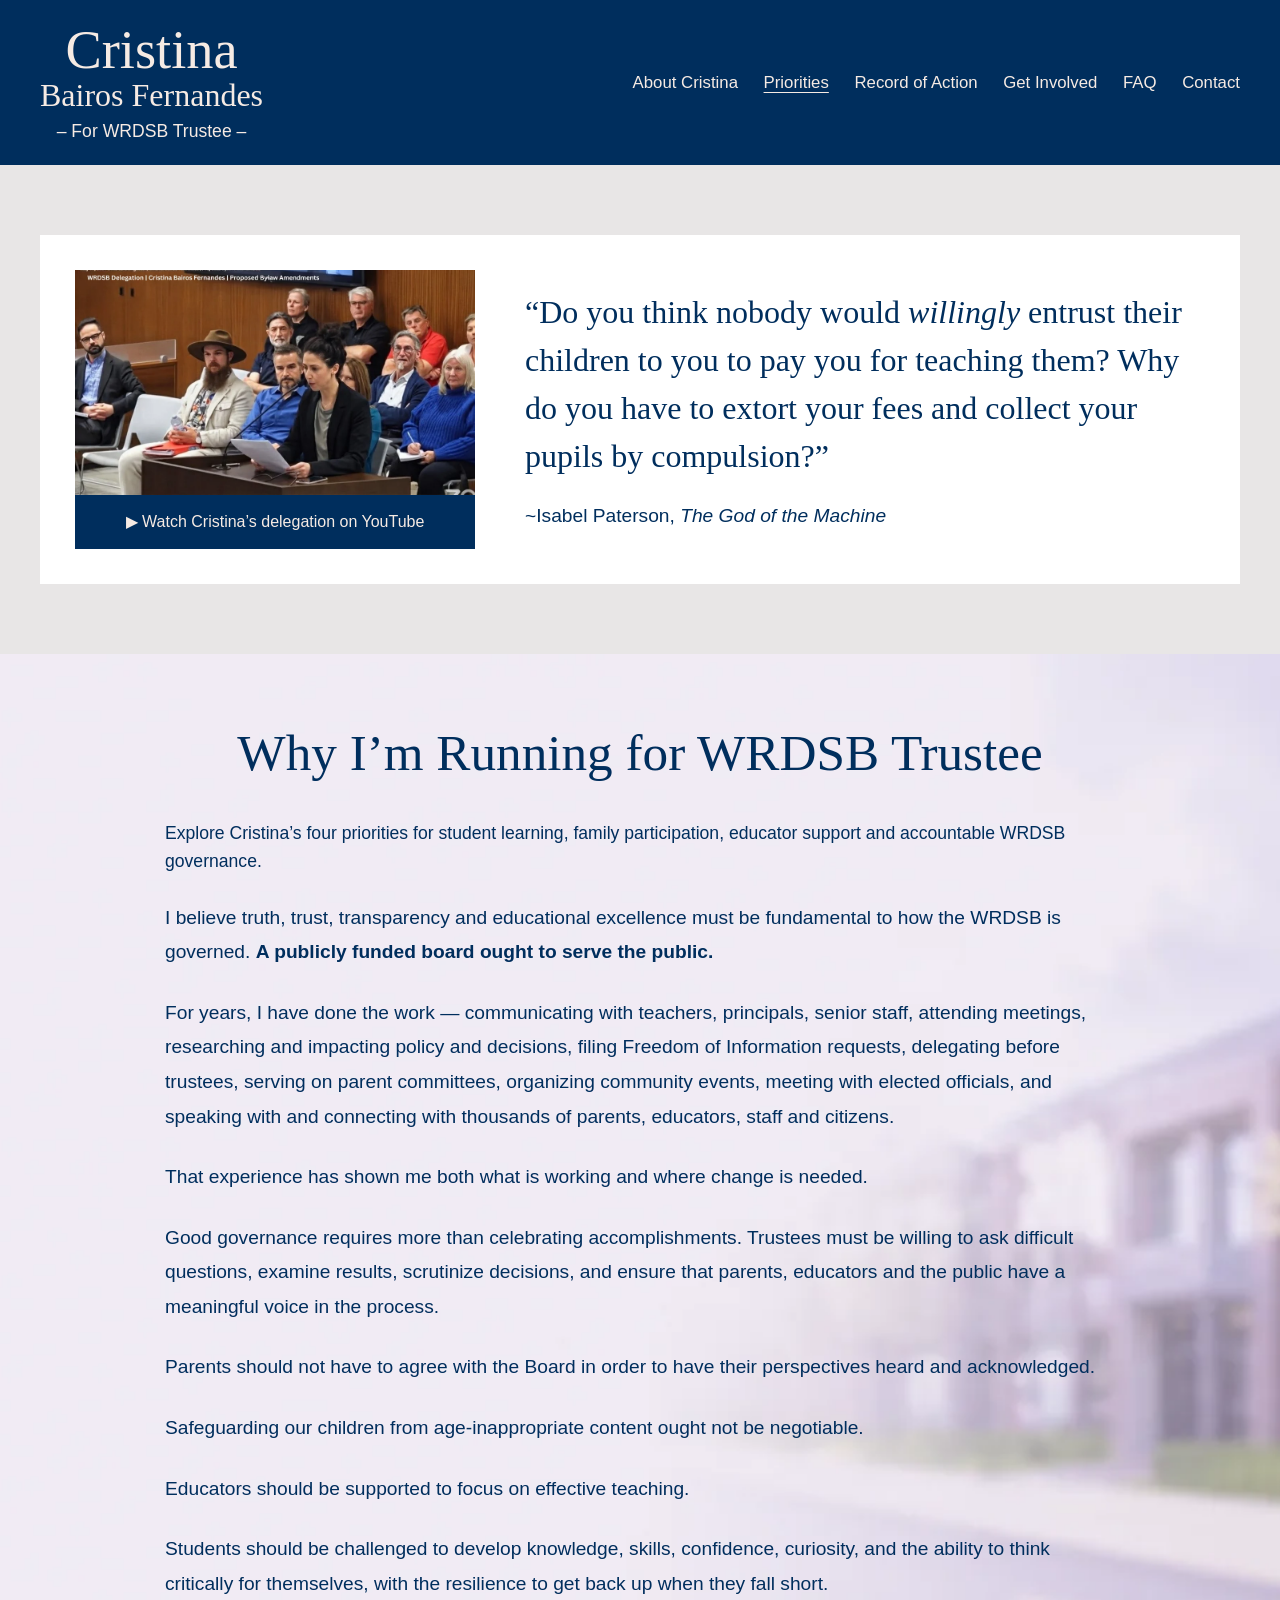
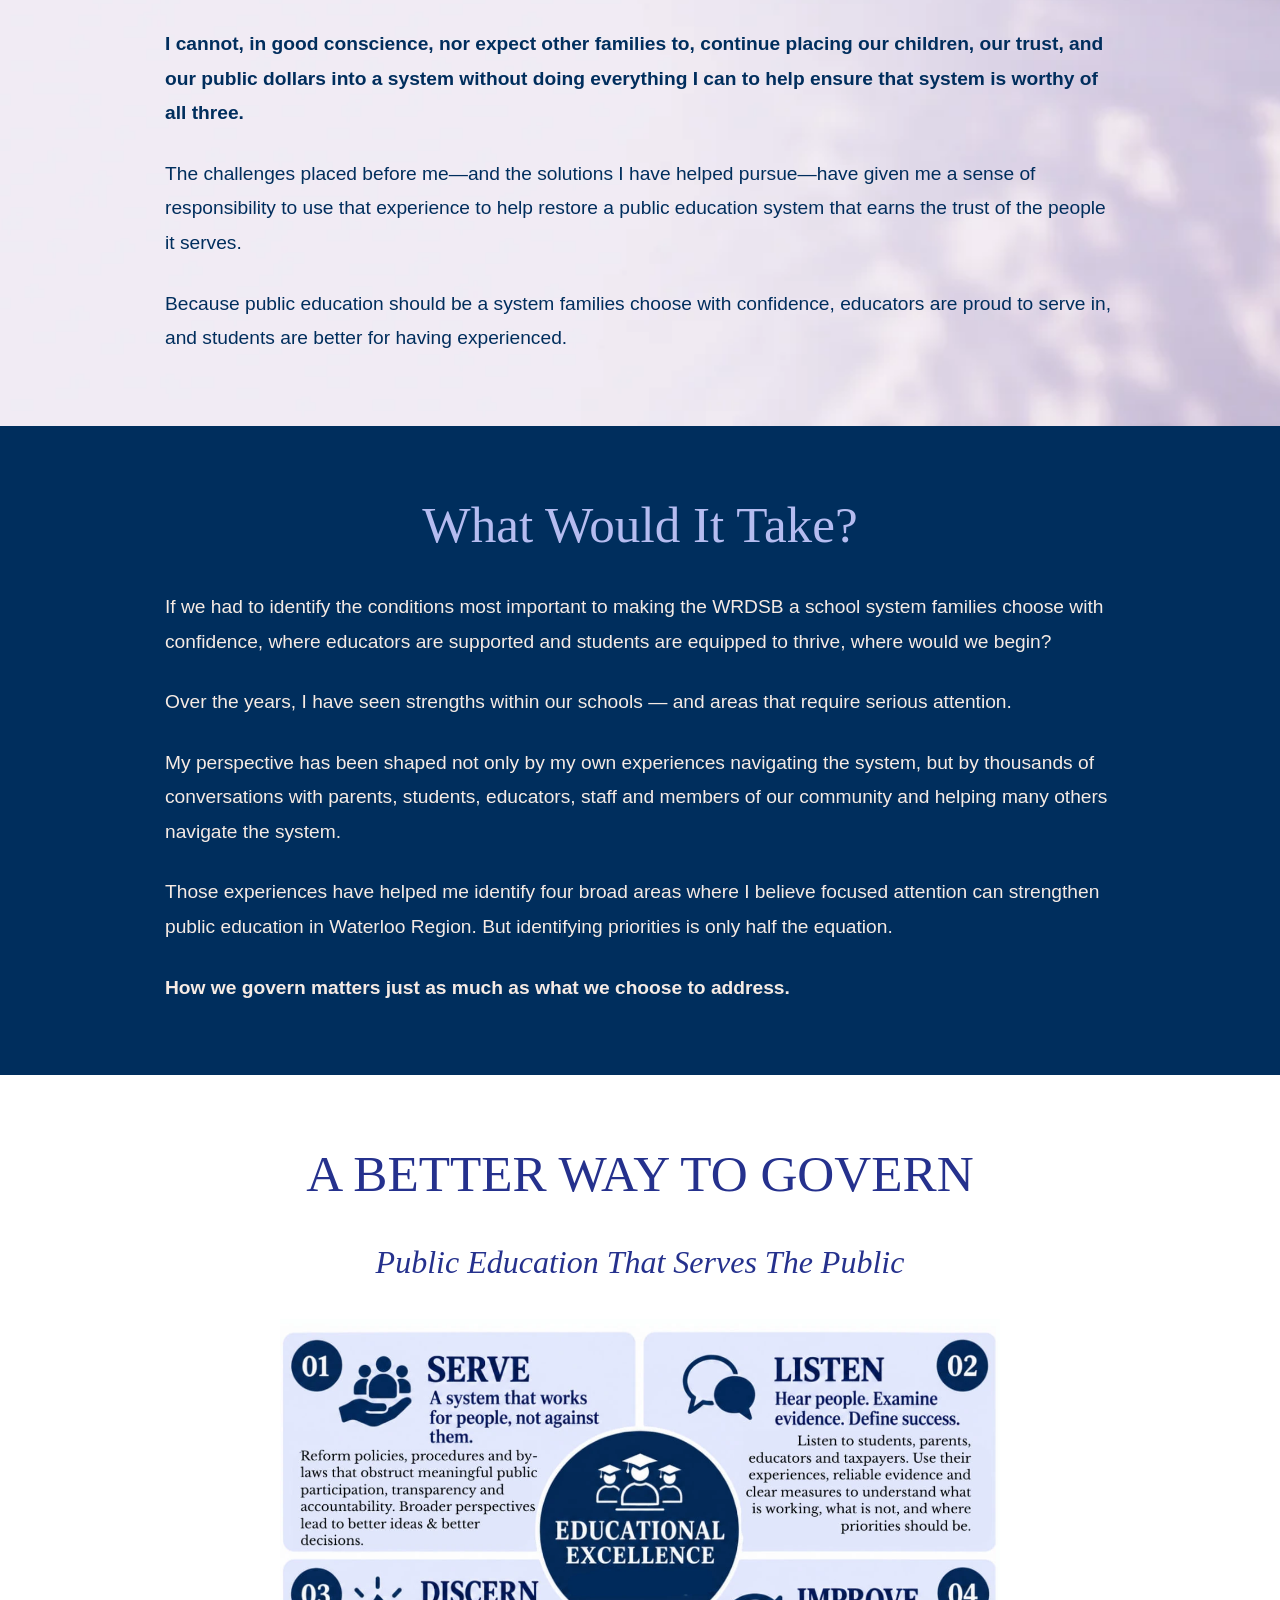
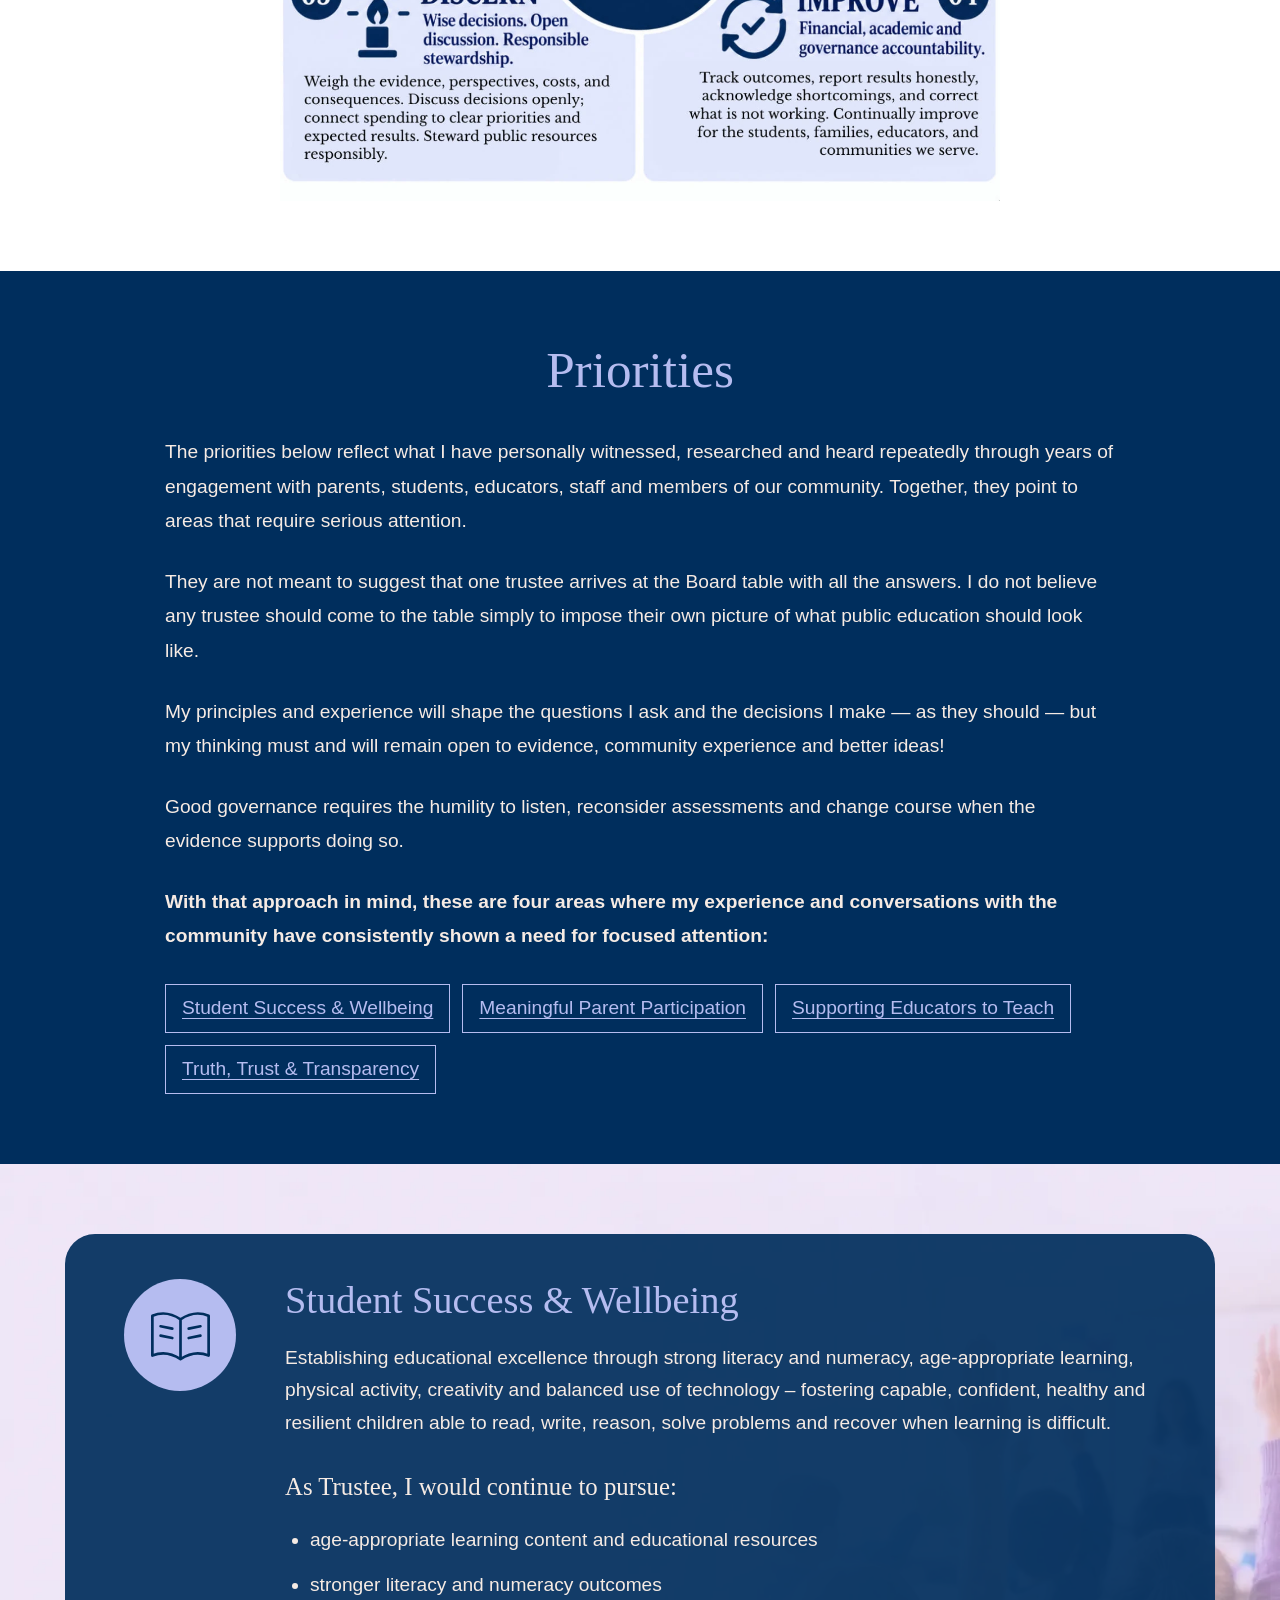
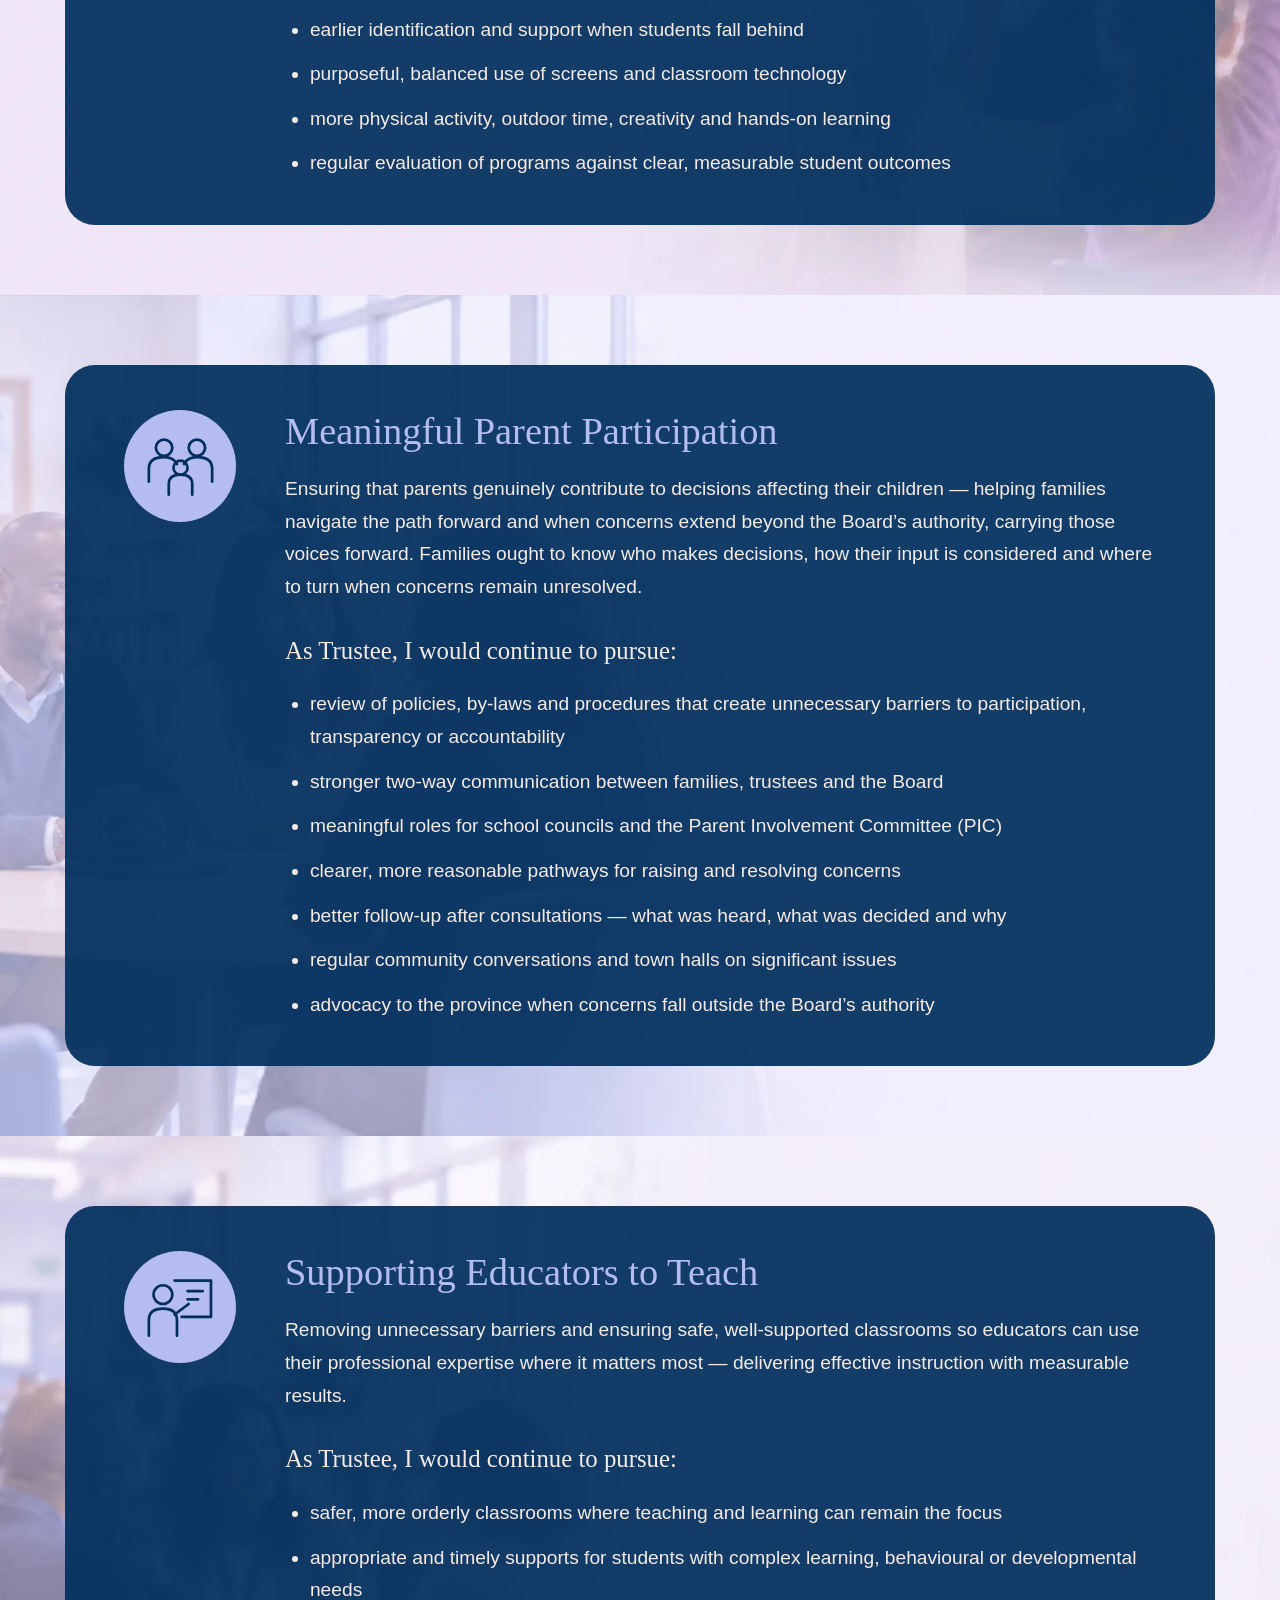
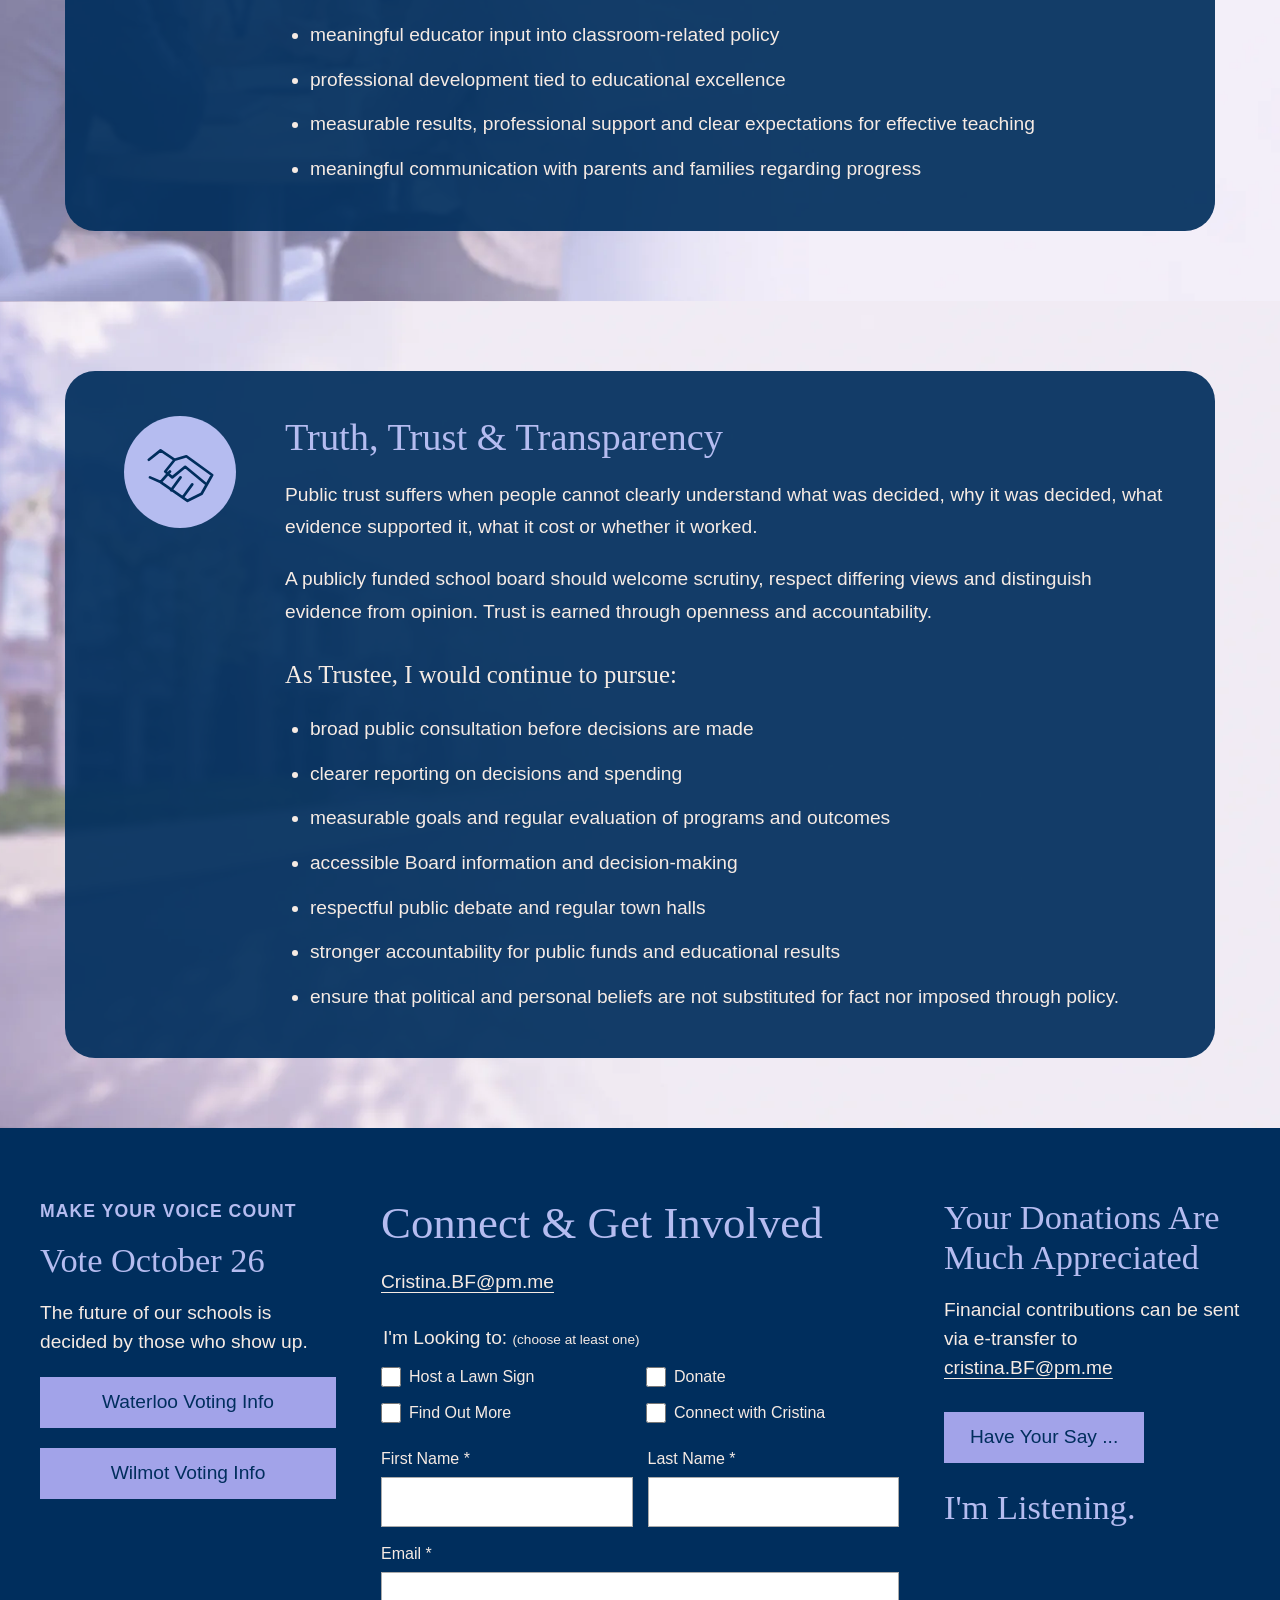
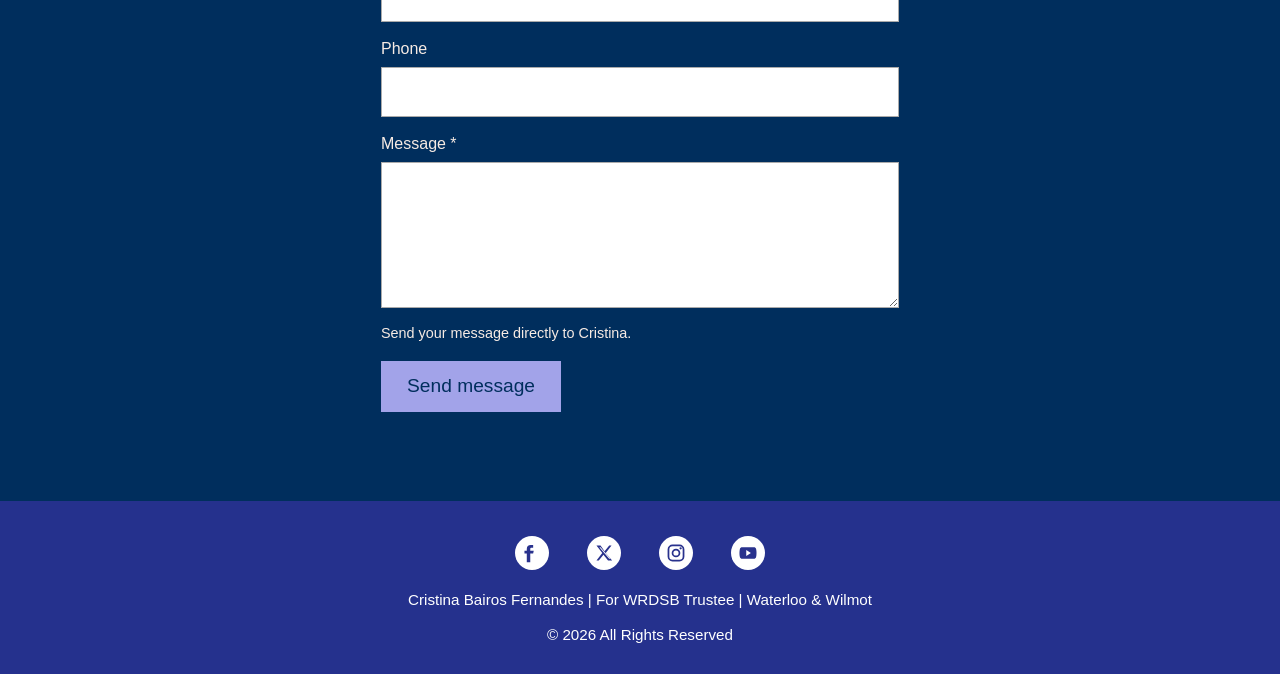
<file: priorities.html>
<!doctype html>
<html lang="en-CA">
<head>
  <meta charset="utf-8">
  <meta name="viewport" content="width=device-width, initial-scale=1">
  <title>Cristina’s WRDSB Platform &amp; Priorities | Waterloo &amp; Wilmot 2026</title>
  <meta name="description" content="Explore Cristina Bairos Fernandes’s WRDSB platform: student success, meaningful parent participation, educator support, and truth, trust and transparency.">
  <link rel="icon" href="https://static.wixstatic.com/media/94a08f_8d7bc930679843a6bdc421e61376ba02~mv2.png">
  <link rel="stylesheet" href="styles.css?v=35">
  <script src="script.js?v=9" defer></script>
  <meta property="og:type" content="website">
  <meta property="og:site_name" content="Cristina Bairos Fernandes">
  <meta property="og:title" content="Cristina’s WRDSB Platform &amp; Priorities | Waterloo &amp; Wilmot 2026">
  <meta property="og:description" content="Explore Cristina Bairos Fernandes’s WRDSB platform: student success, meaningful parent participation, educator support, and truth, trust and transparency.">
  <meta property="og:image" content="https://lvernon91.github.io/cfernandes2026/assets/social-preview.png">
  <meta property="og:image:width" content="648">
  <meta property="og:image:height" content="366">
  <meta property="og:image:alt" content="Cristina Bairos Fernandes — She’s Listening. She’s Taking Action. WRDSB Trustee in Waterloo and Wilmot.">
  <meta name="twitter:card" content="summary_large_image">
  <meta name="twitter:title" content="Cristina’s WRDSB Platform &amp; Priorities | Waterloo &amp; Wilmot 2026">
  <meta name="twitter:description" content="Explore Cristina Bairos Fernandes’s WRDSB platform: student success, meaningful parent participation, educator support, and truth, trust and transparency.">
  <meta name="twitter:image" content="https://lvernon91.github.io/cfernandes2026/assets/social-preview.png">
  <link rel="canonical" href="https://lvernon91.github.io/cfernandes2026/priorities/">
  <meta property="og:url" content="https://lvernon91.github.io/cfernandes2026/priorities/">
  <script type="application/ld+json">
{
  "@context": "https://schema.org",
  "@graph": [
    {
      "@type": "Person",
      "@id": "https://lvernon91.github.io/cfernandes2026/#cristina",
      "name": "Cristina Bairos Fernandes",
      "url": "https://lvernon91.github.io/cfernandes2026/",
      "image": "https://lvernon91.github.io/cfernandes2026/assets/cristina-portrait.webp",
      "description": "2026 candidate for Waterloo Region District School Board (WRDSB) trustee for Waterloo and Wilmot, Ontario.",
      "sameAs": [
        "https://www.facebook.com/CrisBairosFern",
        "https://mobile.twitter.com/CrisBairosFern",
        "https://www.instagram.com/crisbairosfern/",
        "https://www.youtube.com/@CrisBairosFern/videos"
      ]
    },
    {
      "@type": "WebSite",
      "@id": "https://lvernon91.github.io/cfernandes2026/#website",
      "url": "https://lvernon91.github.io/cfernandes2026/",
      "name": "Cristina Bairos Fernandes",
      "publisher": {
        "@id": "https://lvernon91.github.io/cfernandes2026/#cristina"
      }
    },
    {
      "@type": "WebPage",
      "@id": "https://lvernon91.github.io/cfernandes2026/priorities/#webpage",
      "url": "https://lvernon91.github.io/cfernandes2026/priorities/",
      "name": "Cristina’s WRDSB Platform & Priorities | Waterloo & Wilmot 2026",
      "description": "Explore Cristina Bairos Fernandes’s WRDSB platform: student success, meaningful parent participation, educator support, and truth, trust and transparency.",
      "inLanguage": "en-CA",
      "isPartOf": {
        "@id": "https://lvernon91.github.io/cfernandes2026/#website"
      },
      "about": {
        "@id": "https://lvernon91.github.io/cfernandes2026/#cristina"
      }
    }
  ]
}
  </script>
</head>
<body>
<a class="skip-link" href="#main">Skip to content</a>
<header class="site-header">
  <div class="header-inner wrap">
    <a class="brand" href="./" aria-label="Cristina Bairos Fernandes, home"><span>Cristina</span><span>Bairos Fernandes</span><small>– For WRDSB Trustee –</small></a>
    <details class="navigation" open><summary>Menu <span aria-hidden="true">☰</span></summary><nav aria-label="Main navigation">
      <a href="about-cris/">About Cristina</a>
      <a href="priorities/" aria-current="page">Priorities</a>
      <a href="record-of-action/">Record of Action</a>
      <a href="getting-involved/">Get Involved</a>
      <a href="./#faq">FAQ</a>
      <a href="#contact">Contact</a>
    </nav></details>
  </div>
</header>
<main id="main">
<section class="policy-quote section-space"><div class="wrap policy-quote-grid">
<a class="delegation-video" href="https://youtu.be/YP-7M9zUW-0"><img src="assets/delegation-video.webp" width="1000" height="562" alt="Cristina Fernandes’s delegation at a WRDSB budget meeting" loading="lazy"><span>▶ Watch Cristina’s delegation on YouTube</span></a>
<figure><blockquote>“Do you think nobody would <em>willingly</em> entrust their children to you to pay you for teaching them? Why do you have to extort your fees and collect your pupils by compulsion?”</blockquote><figcaption>~Isabel Paterson, <cite>The God of the Machine</cite></figcaption></figure>
</div></section>
<section class="why-running section-space"><div class="policy-reading"><h1>Why I’m Running for WRDSB Trustee</h1><p class="page-introduction">Explore Cristina’s four priorities for student learning, family participation, educator support and accountable WRDSB governance.</p><p>I believe truth, trust, transparency and educational excellence must be fundamental to how the WRDSB is governed. <strong>A publicly funded board ought to serve the public.</strong></p>
<p>For years, I have done the work — communicating with teachers, principals, senior staff, attending meetings, researching and impacting policy and decisions, filing Freedom of Information requests, delegating before trustees, serving on parent committees, organizing community events, meeting with elected officials, and speaking with and connecting with thousands of parents, educators, staff and citizens.</p>
<p>That experience has shown me both what is working and where change is needed.</p>
<p>Good governance requires more than celebrating accomplishments. Trustees must be willing to ask difficult questions, examine results, scrutinize decisions, and ensure that parents, educators and the public have a meaningful voice in the process.</p>
<p>Parents should not have to agree with the Board in order to have their perspectives heard and acknowledged.</p>
<p>Safeguarding our children from age-inappropriate content ought not be negotiable.</p>
<p>Educators should be supported to focus on effective teaching.</p>
<p>Students should be challenged to develop knowledge, skills, confidence, curiosity, and the ability to think critically for themselves, with the resilience to get back up when they fall short.</p>
<p><strong>I cannot, in good conscience, nor expect other families to, continue placing our children, our trust, and our public dollars into a system without doing everything I can to help ensure that system is worthy of all three.</strong></p>
<p>The challenges placed before me—and the solutions I have helped pursue—have given me a sense of responsibility to use that experience to help restore a public education system that earns the trust of the people it serves.</p>
<p>Because public education should be a system families choose with confidence, educators are proud to serve in, and students are better for having experienced.</p></div></section>
<section class="policy-dark section-space"><div class="policy-reading"><h2>What Would It Take?</h2><p>If we had to identify the conditions most important to making the WRDSB a school system families choose with confidence, where educators are supported and students are equipped to thrive, where would we begin?</p>
<p>Over the years, I have seen strengths within our schools — and areas that require serious attention.</p>
<p>My perspective has been shaped not only by my own experiences navigating the system, but by thousands of conversations with parents, students, educators, staff and members of our community and helping many others navigate the system.</p>
<p>Those experiences have helped me identify four broad areas where I believe focused attention can strengthen public education in Waterloo Region. But identifying priorities is only half the equation.</p>
<p><strong>How we govern matters just as much as what we choose to address.</strong></p></div></section>
<section class="governance section-space"><div class="policy-reading"><h2>A BETTER WAY TO GOVERN</h2><p class="governance-subtitle">Public Education That Serves The Public</p><img class="governance-image" src="assets/governance-graphic.webp" width="1280" height="856" loading="lazy" alt="A better way to govern: public education that serves the public"></div></section>
<section class="policy-dark section-space"><div class="policy-reading"><h2>Priorities</h2><p>The priorities below reflect what I have personally witnessed, researched and heard repeatedly through years of engagement with parents, students, educators, staff and members of our community. Together, they point to areas that require serious attention.</p>
<p>They are not meant to suggest that one trustee arrives at the Board table with all the answers. I do not believe any trustee should come to the table simply to impose their own picture of what public education should look like.</p>
<p>My principles and experience will shape the questions I ask and the decisions I make — as they should — but my thinking must and will remain open to evidence, community experience and better ideas!</p>
<p>Good governance requires the humility to listen, reconsider assessments and change course when the evidence supports doing so.</p>
<p><strong>With that approach in mind, these are four areas where my experience and conversations with the community have consistently shown a need for focused attention:</strong></p><nav class="policy-jump-links" aria-label="Explore the four priorities"><a href="#student-success">Student Success &amp; Wellbeing</a><a href="#parent-participation">Meaningful Parent Participation</a><a href="#supporting-educators">Supporting Educators to Teach</a><a href="#truth-trust-transparency">Truth, Trust &amp; Transparency</a></nav></div></section><section id="student-success" class="priority-detail section-space" aria-labelledby="student-success-title"><div class="priority-detail-panel wrap"><div class="icon-circle" aria-hidden="true"><svg viewBox="0 0 64 64"><path d="M8 16q12-5 24 3 12-8 24-3v34q-12-5-24 3-12-8-24-3zM32 19v34M15 25l10 2M15 33l10 2M39 27l10-2M39 35l10-2"/></svg></div><div><h2 id="student-success-title">Student Success &amp; Wellbeing</h2><p>Establishing educational excellence through strong literacy and numeracy, age-appropriate learning, physical activity, creativity and balanced use of technology – fostering capable, confident, healthy and resilient children able to read, write, reason, solve problems and recover when learning is difficult.</p><h3>As Trustee, I would continue to pursue:</h3><ul><li>age-appropriate learning content and educational resources</li><li>stronger literacy and numeracy outcomes</li><li>earlier identification and support when students fall behind</li><li>purposeful, balanced use of screens and classroom technology</li><li>more physical activity, outdoor time, creativity and hands-on learning</li><li>regular evaluation of programs against clear, measurable student outcomes</li></ul></div></div></section><section id="parent-participation" class="priority-detail section-space" aria-labelledby="parent-participation-title"><div class="priority-detail-panel wrap"><div class="icon-circle" aria-hidden="true"><svg viewBox="0 0 64 64"><circle cx="18" cy="16" r="7"/><circle cx="46" cy="16" r="7"/><circle cx="32" cy="33" r="6"/><path d="M5 45V34q0-10 13-10 8 0 11 6M59 45V34q0-10-13-10-8 0-11 6M22 56V47q0-8 10-8t10 8v9"/></svg></div><div><h2 id="parent-participation-title">Meaningful Parent Participation</h2><p>Ensuring that parents genuinely contribute to decisions affecting their children — helping families navigate the path forward and when concerns extend beyond the Board’s authority, carrying those voices forward. Families ought to know who makes decisions, how their input is considered and where to turn when concerns remain unresolved.</p><h3>As Trustee, I would continue to pursue:</h3><ul><li>review of policies, by-laws and procedures that create unnecessary barriers to participation, transparency or accountability</li><li>stronger two-way communication between families, trustees and the Board</li><li>meaningful roles for school councils and the Parent Involvement Committee (PIC)</li><li>clearer, more reasonable pathways for raising and resolving concerns</li><li>better follow-up after consultations — what was heard, what was decided and why</li><li>regular community conversations and town halls on significant issues</li><li>advocacy to the province when concerns fall outside the Board’s authority</li></ul></div></div></section><section id="supporting-educators" class="priority-detail section-space" aria-labelledby="supporting-educators-title"><div class="priority-detail-panel wrap"><div class="icon-circle" aria-hidden="true"><svg viewBox="0 0 64 64"><path d="M27 9h31v31H33M38 18h13M38 25h9M5 56V43q0-10 12-10t12 10v13M27 38l12-9"/><circle cx="17" cy="21" r="8"/></svg></div><div><h2 id="supporting-educators-title">Supporting Educators to Teach</h2><p>Removing unnecessary barriers and ensuring safe, well-supported classrooms so educators can use their professional expertise where it matters most — delivering effective instruction with measurable results.</p><h3>As Trustee, I would continue to pursue:</h3><ul><li>safer, more orderly classrooms where teaching and learning can remain the focus</li><li>appropriate and timely supports for students with complex learning, behavioural or developmental needs</li><li>meaningful educator input into classroom-related policy</li><li>professional development tied to educational excellence</li><li>measurable results, professional support and clear expectations for effective teaching</li><li>meaningful communication with parents and families regarding progress</li></ul></div></div></section><section id="truth-trust-transparency" class="priority-detail section-space" aria-labelledby="truth-trust-transparency-title"><div class="priority-detail-panel wrap"><div class="icon-circle" aria-hidden="true"><svg viewBox="0 0 64 64"><path d="M5 22l10-8 12 8 10-3 22 16-9 16-12 6-23-16-9-4M27 22l-8 10 6 5 11-9 17 14M15 41l8-9M24 48l8-11M34 54l8-11"/></svg></div><div><h2 id="truth-trust-transparency-title">Truth, Trust &amp; Transparency</h2><p>Public trust suffers when people cannot clearly understand what was decided, why it was decided, what evidence supported it, what it cost or whether it worked.</p>
<p>A publicly funded school board should welcome scrutiny, respect differing views and distinguish evidence from opinion. Trust is earned through openness and accountability.</p><h3>As Trustee, I would continue to pursue:</h3><ul><li>broad public consultation before decisions are made</li><li>clearer reporting on decisions and spending</li><li>measurable goals and regular evaluation of programs and outcomes</li><li>accessible Board information and decision-making</li><li>respectful public debate and regular town halls</li><li>stronger accountability for public funds and educational results</li><li>ensure that political and personal beliefs are not substituted for fact nor imposed through policy.</li></ul></div></div></section>
</main>
<footer>
  <div class="contact-section section-space" id="contact"><div class="contact-grid wrap">
    <section class="voting"><p class="eyebrow">Make Your Voice Count</p><h2>Vote October 26</h2><p>The future of our schools is decided by those who show up.</p><a class="button" href="https://www.waterloo.ca/council-and-committees/municipal-elections/vote-in-the-municipal-election">Waterloo Voting Info</a><a class="button" href="https://www.wilmot.ca/township-office/elections/">Wilmot Voting Info</a></section>
    <section class="connect"><h2>Connect &amp; Get Involved</h2><a class="email" href="mailto:Cristina.BF@pm.me">Cristina.BF@pm.me</a>
      <form id="contact-form" action="https://api.web3forms.com/submit" method="POST">
        <input type="hidden" name="access_key" value="16882bdd-f6e5-403b-aeac-d0b162ecda12">
        <input type="hidden" name="subject" value="Connect &amp; Get Involved — Cristina’s campaign website">
        <input type="hidden" name="from_name" value="Cristina’s campaign website">
        <input type="checkbox" name="botcheck" class="form-botcheck" tabindex="-1" aria-hidden="true" autocomplete="off">
        <fieldset><legend>I'm Looking to: <span>(choose at least one)</span></legend><div class="checkboxes"><label><input type="checkbox" name="interest" value="Host a Lawn Sign"> Host a Lawn Sign</label><label><input type="checkbox" name="interest" value="Donate"> Donate</label><label><input type="checkbox" name="interest" value="Find Out More"> Find Out More</label><label><input type="checkbox" name="interest" value="Connect with Cristina"> Connect with Cristina</label></div></fieldset>
        <div class="name-fields"><label>First Name *<input name="firstName" autocomplete="given-name" maxlength="100" required></label><label>Last Name *<input name="lastName" autocomplete="family-name" maxlength="100" required></label></div>
        <label>Email *<input name="email" type="email" autocomplete="email" maxlength="250" required></label>
        <label>Phone<input name="phone" type="tel" autocomplete="tel" maxlength="50"></label>
        <label>Message *<textarea name="message" rows="5" required></textarea></label>
        <p class="form-note">Send your message directly to Cristina.</p>
        <button class="button" type="submit">Send message</button><p id="form-status" role="status"></p>
      </form>
    </section>
    <section class="donations"><h2>Your Donations Are Much Appreciated</h2><p>Financial contributions can be sent via e-transfer to <a href="mailto:cristina.BF@pm.me?subject=Cristina%20for%20WRDSB%20Trustee%20Financial%20Contribution">cristina.BF@pm.me</a></p><a class="button" href="https://docs.google.com/forms/d/e/1FAIpQLSfS1SNRipjZpWVrn5qnN9l6ZZ29Iqpj7XGVn9k5e36djP1xtg/viewform?usp=publish-editor">Have Your Say ...</a><h2 class="listening">I'm Listening.</h2></section>
  </div></div>
  <div class="footer-bottom"><div class="wrap"><nav class="social social-footer-icons" aria-label="Social media"><a href="https://www.facebook.com/CrisBairosFern" aria-label="Facebook"><img src="assets/facebook.svg" alt="" width="30" height="30"></a><a href="https://mobile.twitter.com/CrisBairosFern" aria-label="Twitter"><img src="assets/x.svg" alt="" width="30" height="30"></a><a href="https://www.instagram.com/crisbairosfern/" aria-label="Instagram"><img src="assets/instagram.svg" alt="" width="30" height="30"></a><a href="https://www.youtube.com/@CrisBairosFern/videos" aria-label="YouTube"><img src="assets/youtube.svg" alt="" width="30" height="30"></a></nav><p>Cristina Bairos Fernandes | For WRDSB Trustee | Waterloo &amp; Wilmot</p><p>© 2026 All Rights Reserved</p></div></div>
</footer>
</body>
</html>
</file>
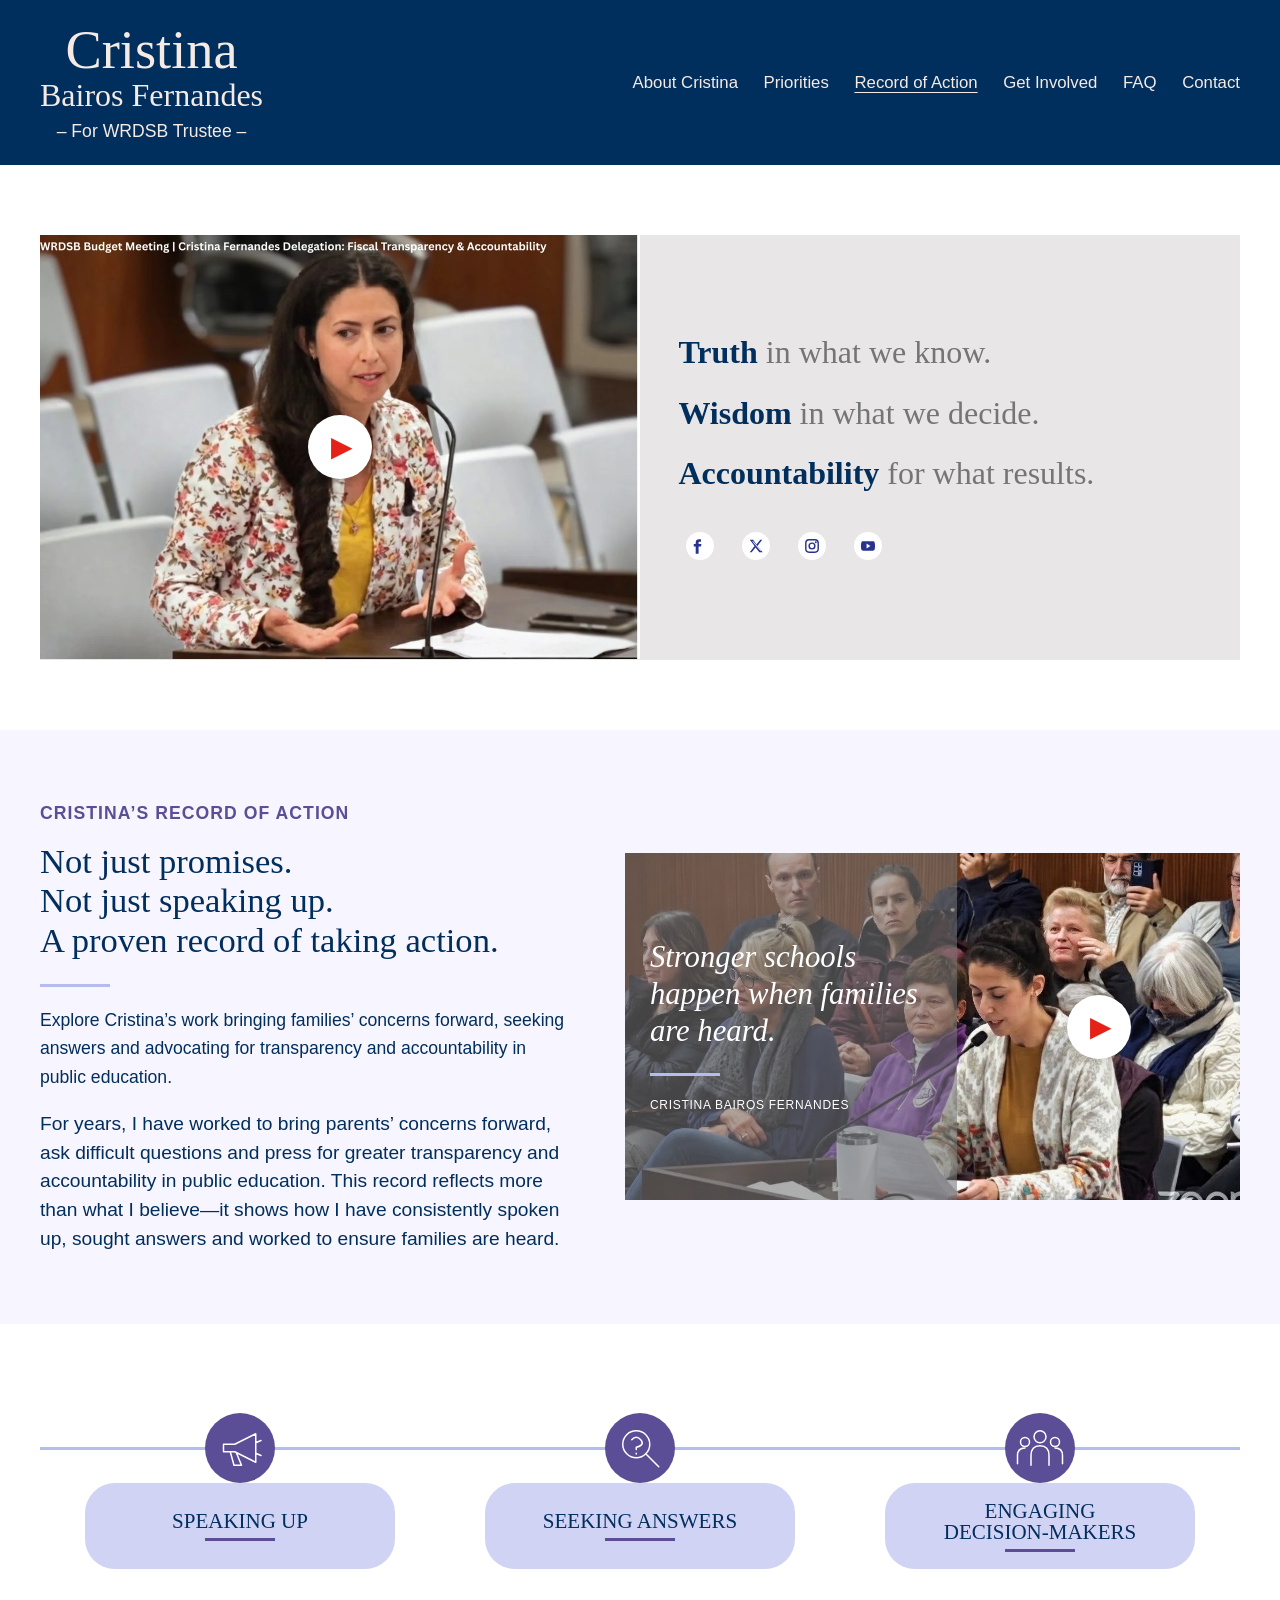
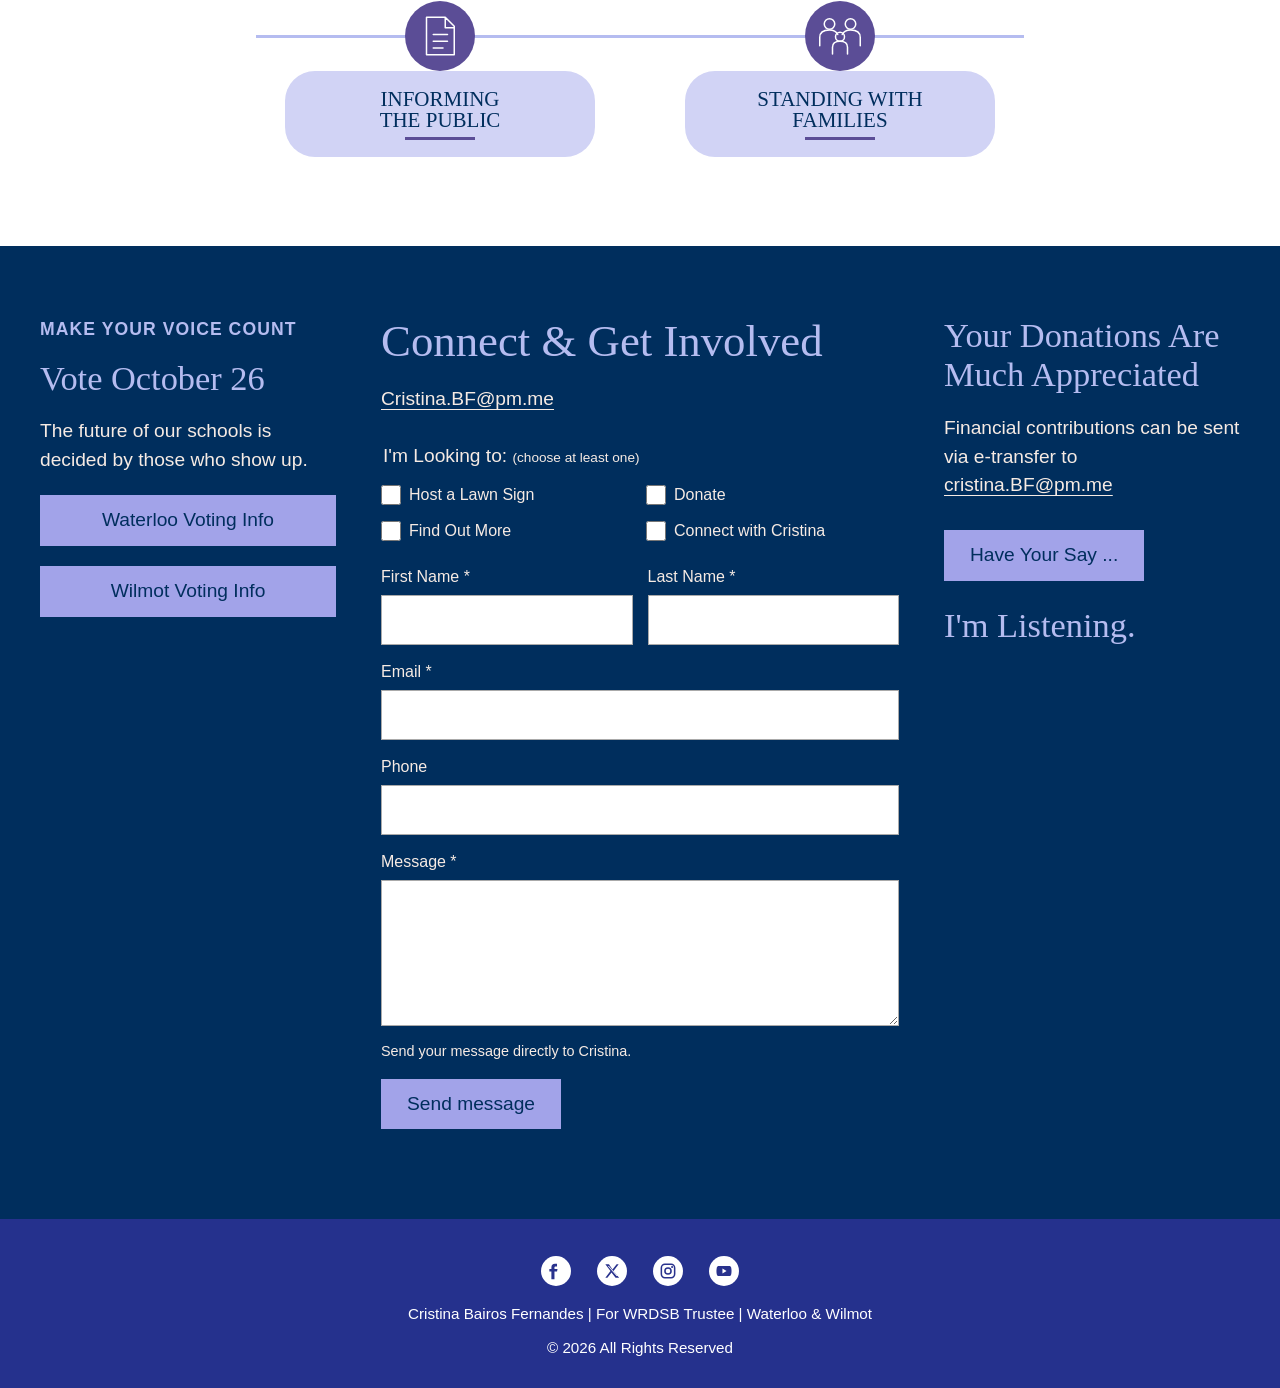
<file: record-of-action.html>
<!doctype html>
<html lang="en-CA">
<head>
  <meta charset="utf-8">
  <meta name="viewport" content="width=device-width, initial-scale=1">
  <title>Cristina’s Record of Action | WRDSB Trustee Candidate 2026</title>
  <meta name="description" content="Explore Cristina Bairos Fernandes’s work bringing families’ concerns forward, seeking answers and advocating for transparency in public education.">
  <link rel="icon" href="https://static.wixstatic.com/media/94a08f_8d7bc930679843a6bdc421e61376ba02~mv2.png">
  <link rel="stylesheet" href="styles.css?v=35">
  <script src="script.js?v=9" defer></script>
  <meta property="og:type" content="website">
  <meta property="og:site_name" content="Cristina Bairos Fernandes">
  <meta property="og:title" content="Cristina’s Record of Action | WRDSB Trustee Candidate 2026">
  <meta property="og:description" content="Explore Cristina Bairos Fernandes’s work bringing families’ concerns forward, seeking answers and advocating for transparency in public education.">
  <meta property="og:image" content="https://lvernon91.github.io/cfernandes2026/assets/social-preview.png">
  <meta property="og:image:width" content="648">
  <meta property="og:image:height" content="366">
  <meta property="og:image:alt" content="Cristina Bairos Fernandes — She’s Listening. She’s Taking Action. WRDSB Trustee in Waterloo and Wilmot.">
  <meta name="twitter:card" content="summary_large_image">
  <meta name="twitter:title" content="Cristina’s Record of Action | WRDSB Trustee Candidate 2026">
  <meta name="twitter:description" content="Explore Cristina Bairos Fernandes’s work bringing families’ concerns forward, seeking answers and advocating for transparency in public education.">
  <meta name="twitter:image" content="https://lvernon91.github.io/cfernandes2026/assets/social-preview.png">
  <link rel="canonical" href="https://lvernon91.github.io/cfernandes2026/record-of-action/">
  <meta property="og:url" content="https://lvernon91.github.io/cfernandes2026/record-of-action/">
  <script type="application/ld+json">
{
  "@context": "https://schema.org",
  "@graph": [
    {
      "@type": "Person",
      "@id": "https://lvernon91.github.io/cfernandes2026/#cristina",
      "name": "Cristina Bairos Fernandes",
      "url": "https://lvernon91.github.io/cfernandes2026/",
      "image": "https://lvernon91.github.io/cfernandes2026/assets/cristina-portrait.webp",
      "description": "2026 candidate for Waterloo Region District School Board (WRDSB) trustee for Waterloo and Wilmot, Ontario.",
      "sameAs": [
        "https://www.facebook.com/CrisBairosFern",
        "https://mobile.twitter.com/CrisBairosFern",
        "https://www.instagram.com/crisbairosfern/",
        "https://www.youtube.com/@CrisBairosFern/videos"
      ]
    },
    {
      "@type": "WebSite",
      "@id": "https://lvernon91.github.io/cfernandes2026/#website",
      "url": "https://lvernon91.github.io/cfernandes2026/",
      "name": "Cristina Bairos Fernandes",
      "publisher": {
        "@id": "https://lvernon91.github.io/cfernandes2026/#cristina"
      }
    },
    {
      "@type": "WebPage",
      "@id": "https://lvernon91.github.io/cfernandes2026/record-of-action/#webpage",
      "url": "https://lvernon91.github.io/cfernandes2026/record-of-action/",
      "name": "Cristina’s Record of Action | WRDSB Trustee Candidate 2026",
      "description": "Explore Cristina Bairos Fernandes’s work bringing families’ concerns forward, seeking answers and advocating for transparency in public education.",
      "inLanguage": "en-CA",
      "isPartOf": {
        "@id": "https://lvernon91.github.io/cfernandes2026/#website"
      },
      "about": {
        "@id": "https://lvernon91.github.io/cfernandes2026/#cristina"
      }
    }
  ]
}
  </script>
</head>
<body>
<a class="skip-link" href="#main">Skip to content</a>
<header class="site-header">
  <div class="header-inner wrap">
    <a class="brand" href="./" aria-label="Cristina Bairos Fernandes, home"><span>Cristina</span><span>Bairos Fernandes</span><small>– For WRDSB Trustee –</small></a>
    <details class="navigation" open><summary>Menu <span aria-hidden="true">☰</span></summary><nav aria-label="Main navigation">
      <a href="about-cris/">About Cristina</a>
      <a href="priorities/">Priorities</a>
      <a href="record-of-action/" aria-current="page">Record of Action</a>
      <a href="getting-involved/">Get Involved</a>
      <a href="./#faq">FAQ</a>
      <a href="#contact">Contact</a>
    </nav></details>
  </div>
</header>
<main id="main">
  <section class="record-values section-space"><div class="record-values-grid wrap">
    <a class="record-video record-budget" href="https://youtu.be/BdyHNrkoAPM?t=552" target="_blank" rel="noopener noreferrer" aria-label="Watch Cristina’s budget delegation on YouTube">
      <img src="assets/budget-video.webp" alt="Cristina Fernandes’ budget delegation on fiscal transparency and accountability" width="1200" height="848">
      <span class="record-play" aria-hidden="true">▶</span>
    </a>
    <div class="record-values-copy"><div class="record-value-lines"><p><strong>Truth</strong> in what we know.</p><p><strong>Wisdom</strong> in what we decide.</p><p><strong>Accountability</strong> for what results.</p></div>
      <nav class="social" aria-label="Cristina’s social media"><a href="https://www.facebook.com/CrisBairosFern" aria-label="Facebook"><img src="assets/facebook.svg" alt="" width="30" height="30"></a><a href="https://mobile.twitter.com/CrisBairosFern" aria-label="Twitter"><img src="assets/x.svg" alt="" width="30" height="30"></a><a href="https://www.instagram.com/crisbairosfern/" aria-label="Instagram"><img src="assets/instagram.svg" alt="" width="30" height="30"></a><a href="https://www.youtube.com/@CrisBairosFern/videos" aria-label="YouTube"><img src="assets/youtube.svg" alt="" width="30" height="30"></a></nav>
    </div>
  </div></section>
  <section class="record-intro section-space"><div class="record-intro-grid wrap">
    <div><p class="eyebrow">Cristina’s Record of Action</p><h1>Not just promises.<br>Not just speaking up.<br>A proven record of taking action.</h1><div class="record-rule" aria-hidden="true"></div>
      <p class="page-introduction">Explore Cristina’s work bringing families’ concerns forward, seeking answers and advocating for transparency and accountability in public education.</p>
      <p>For years, I have worked to bring parents’ concerns forward, ask difficult questions and press for greater transparency and accountability in public education. This record reflects more than what I believe—it shows how I have consistently spoken up, sought answers and worked to ensure families are heard.</p>
    </div>
    <a class="record-video record-quote" href="https://youtu.be/H0hzxZZLKLk?t=463" target="_blank" rel="noopener noreferrer" aria-label="Watch Cristina’s Record of Action video on YouTube">
      <img src="assets/record-video.jpg" alt="Record of Action video" width="1150" height="648" loading="lazy">
      <figure><blockquote>Stronger schools happen when families are heard.</blockquote><div class="record-rule" aria-hidden="true"></div><figcaption>Cristina Bairos Fernandes</figcaption></figure>
      <span class="record-play" aria-hidden="true">▶</span>
    </a>
  </div></section>
  <section class="record-actions section-space" aria-label="Five areas of action"><ul class="record-action-grid wrap">
    <li><span class="record-action-icon" aria-hidden="true"><svg viewBox="0 0 64 64"><path d="M10 27h15l28-14v38L25 37H10zM19 37l5 18h10l-7-17M53 25l7-3M53 39l7 3"/></svg></span><div class="record-action-card"><h2>Speaking Up</h2><div class="record-rule" aria-hidden="true"></div></div></li>
    <li><span class="record-action-icon" aria-hidden="true"><svg viewBox="0 0 64 64"><circle cx="27" cy="27" r="18"/><path d="M40 40l17 17M21 21q6-7 12 0t-6 10v3M27 39v1"/></svg></span><div class="record-action-card"><h2>Seeking Answers</h2><div class="record-rule" aria-hidden="true"></div></div></li>
    <li><span class="record-action-icon" aria-hidden="true"><svg viewBox="0 0 64 64"><circle cx="32" cy="17" r="8"/><circle cx="12" cy="24" r="6"/><circle cx="52" cy="24" r="6"/><path d="M20 55V42q0-13 12-13t12 13v13M2 53V42q0-10 10-10M62 53V42q0-10-10-10"/></svg></span><div class="record-action-card"><h2>Engaging<br>Decision-Makers</h2><div class="record-rule" aria-hidden="true"></div></div></li>
    <li><span class="record-action-icon" aria-hidden="true"><svg viewBox="0 0 64 64"><path d="M14 7h25l12 12v38H14zM39 7v14h12M23 30h19M23 39h19M23 48h13"/></svg></span><div class="record-action-card"><h2>Informing<br>the Public</h2><div class="record-rule" aria-hidden="true"></div></div></li>
    <li><span class="record-action-icon" aria-hidden="true"><svg viewBox="0 0 64 64"><circle cx="18" cy="16" r="7"/><circle cx="46" cy="16" r="7"/><circle cx="32" cy="33" r="6"/><path d="M5 45V34q0-10 13-10 8 0 11 6M59 45V34q0-10-13-10-8 0-11 6M22 56V47q0-8 10-8t10 8v9"/></svg></span><div class="record-action-card"><h2>Standing with<br>Families</h2><div class="record-rule" aria-hidden="true"></div></div></li>
  </ul></section>
</main>
<footer>
  <div class="contact-section section-space" id="contact"><div class="contact-grid wrap">
    <section class="voting"><p class="eyebrow">Make Your Voice Count</p><h2>Vote October 26</h2><p>The future of our schools is decided by those who show up.</p><a class="button" href="https://www.waterloo.ca/council-and-committees/municipal-elections/vote-in-the-municipal-election">Waterloo Voting Info</a><a class="button" href="https://www.wilmot.ca/township-office/elections/">Wilmot Voting Info</a></section>
    <section class="connect"><h2>Connect &amp; Get Involved</h2><a class="email" href="mailto:Cristina.BF@pm.me">Cristina.BF@pm.me</a>
      <form id="contact-form" action="https://api.web3forms.com/submit" method="POST">
        <input type="hidden" name="access_key" value="16882bdd-f6e5-403b-aeac-d0b162ecda12">
        <input type="hidden" name="subject" value="Connect &amp; Get Involved — Cristina’s campaign website">
        <input type="hidden" name="from_name" value="Cristina’s campaign website">
        <input type="checkbox" name="botcheck" class="form-botcheck" tabindex="-1" aria-hidden="true" autocomplete="off">
        <fieldset><legend>I'm Looking to: <span>(choose at least one)</span></legend><div class="checkboxes"><label><input type="checkbox" name="interest" value="Host a Lawn Sign"> Host a Lawn Sign</label><label><input type="checkbox" name="interest" value="Donate"> Donate</label><label><input type="checkbox" name="interest" value="Find Out More"> Find Out More</label><label><input type="checkbox" name="interest" value="Connect with Cristina"> Connect with Cristina</label></div></fieldset>
        <div class="name-fields"><label>First Name *<input name="firstName" autocomplete="given-name" maxlength="100" required></label><label>Last Name *<input name="lastName" autocomplete="family-name" maxlength="100" required></label></div>
        <label>Email *<input name="email" type="email" autocomplete="email" maxlength="250" required></label>
        <label>Phone<input name="phone" type="tel" autocomplete="tel" maxlength="50"></label>
        <label>Message *<textarea name="message" rows="5" required></textarea></label>
        <p class="form-note">Send your message directly to Cristina.</p>
        <button class="button" type="submit">Send message</button><p id="form-status" role="status"></p>
      </form>
    </section>
    <section class="donations"><h2>Your Donations Are Much Appreciated</h2><p>Financial contributions can be sent via e-transfer to <a href="mailto:cristina.BF@pm.me?subject=Cristina%20for%20WRDSB%20Trustee%20Financial%20Contribution">cristina.BF@pm.me</a></p><a class="button" href="https://docs.google.com/forms/d/e/1FAIpQLSfS1SNRipjZpWVrn5qnN9l6ZZ29Iqpj7XGVn9k5e36djP1xtg/viewform?usp=publish-editor">Have Your Say ...</a><h2 class="listening">I'm Listening.</h2></section>
  </div></div>
  <div class="footer-bottom"><div class="wrap"><nav class="social record-footer-icons" aria-label="Social media"><a href="https://www.facebook.com/CrisBairosFern" aria-label="Facebook"><img src="assets/facebook.svg" alt="" width="30" height="30"></a><a href="https://mobile.twitter.com/CrisBairosFern" aria-label="Twitter"><img src="assets/x.svg" alt="" width="30" height="30"></a><a href="https://www.instagram.com/crisbairosfern/" aria-label="Instagram"><img src="assets/instagram.svg" alt="" width="30" height="30"></a><a href="https://www.youtube.com/@CrisBairosFern/videos" aria-label="YouTube"><img src="assets/youtube.svg" alt="" width="30" height="30"></a></nav><p>Cristina Bairos Fernandes | For WRDSB Trustee | Waterloo &amp; Wilmot</p><p>© 2026 All Rights Reserved</p></div></div>
</footer>
</body>
</html>
</file>
<file: styles.css>
@font-face{font-family:Caslon;src:url('https://static.parastorage.com/fonts/v2/8b0f1580-ef47-497a-a00d-427c36fad7e8/v1/adobe-caslon-w01-smbd.woff2') format('woff2');font-display:swap}
@font-face{font-family:Futura;src:url('https://static.parastorage.com/fonts/v2/790166f1-b347-4f16-8a29-f0c4931a7c35/v1/futura-lt-w01-book.woff2') format('woff2');font-display:swap}
:root{--navy:#002e5d;--blue:#1d426f;--lavender:#b5bcf0;--cream:#f6ebe4;--purple:#25318d;scroll-padding-top:160px}
*{box-sizing:border-box}body{margin:0;color:var(--navy);background:#e8e6e6;font:1.2rem/1.5 Futura,'Century Gothic',Arial,sans-serif}h1,h2,h3,p{margin:0}h1,h2,h3{font-family:Caslon,Georgia,serif;font-weight:400;line-height:1.14}h2{font-size:clamp(2rem,4vw,3.5rem)}h3{font-size:1.55rem}p{margin-top:1.2rem}a{color:inherit;text-underline-offset:4px}img{max-width:100%;display:block}button,input,textarea,summary{font:inherit}button,a,summary,input,textarea{touch-action:manipulation}:focus-visible{outline:3px solid #eaba66;outline-offset:5px}.wrap{width:min(1400px,calc(100% - 80px));margin-inline:auto}.section-space{padding-block:70px}.center{text-align:center;margin-top:40px}.button{display:inline-flex;align-items:center;justify-content:center;min-height:48px;max-width:100%;padding:12px 25px;background:#a2a3e9;color:var(--navy);border:1px solid transparent;border-radius:0;text-decoration:none;text-align:center;line-height:1.3;cursor:pointer}.button:hover{background:#d1d5fa}.skip-link{position:fixed;top:8px;left:8px;z-index:10;background:white;padding:12px;transform:translateY(-150%)}.skip-link:focus{transform:none}
.site-header{position:sticky;top:0;z-index:5;background:var(--navy);color:var(--cream)}.header-inner{display:flex;align-items:center;justify-content:space-between;gap:35px;padding-block:22px}.brand{display:flex;flex-direction:column;text-align:center;text-decoration:none;flex-shrink:0;font-family:Caslon,Georgia,serif;line-height:1.05}.brand span:first-child{font-size:3.4rem}.brand span:nth-child(2){font-size:2rem}.brand small{font:1.1rem/1.4 Futura,Arial,sans-serif;margin-top:6px}.navigation summary{display:none}.navigation nav{display:flex;align-items:center;justify-content:flex-end;gap:clamp(15px,2vw,32px)}.navigation nav a{text-decoration:none;font-size:1.05rem;padding-block:12px}.navigation nav a:hover{text-decoration:underline}
.hero{background:#ececf5 url('assets/homepage-background.webp') center/cover}.hero-inner{display:grid;grid-template-columns:minmax(0,1.25fr) minmax(0,1fr);align-items:end;gap:25px}.hero-copy{align-self:start;padding-block:60px 45px}.hero h1{font-size:clamp(2rem,3.35vw,3.3rem)}.hero-copy p{max-width:650px}.vote-date{font-size:1.4rem}.commitments{list-style:none;padding:0;margin:20px 0 30px;font-size:clamp(1.1rem,1.5vw,1.45rem)}.commitments li{position:relative;padding-left:36px;margin-block:10px}.commitments li:before{content:'✓';position:absolute;left:0;top:1px;display:grid;place-items:center;width:25px;height:25px;border-radius:50%;background:var(--lavender);font-weight:bold;font-family:Arial,sans-serif}.portrait{width:100%;height:auto;max-height:790px;object-fit:contain;object-position:center bottom}
.priorities{background:var(--blue);color:var(--cream)}.ruled{display:flex;align-items:center;gap:30px;text-align:center;color:var(--lavender);margin-bottom:45px}.ruled:before,.ruled:after{content:'';height:1px;flex:1;background:var(--lavender)}.priority-grid{display:grid;grid-template-columns:repeat(4,minmax(0,1fr));gap:30px}.priority-grid article{text-align:center}.icon-circle{width:112px;height:112px;background:var(--lavender);border-radius:50%;display:grid;place-items:center;margin:0 auto 24px;color:var(--navy)}.icon-circle svg{width:75px;height:75px;fill:none;stroke:currentColor;stroke-width:2.3;stroke-linecap:round;stroke-linejoin:round}.priority-grid h3{color:var(--lavender);min-height:3.5em}.priority-grid h3:after{content:'';display:block;width:55px;height:2px;background:var(--lavender);margin:20px auto 0}.priority-grid p{text-align:left;font-size:1.15rem;line-height:1.55}
.experience-panel{border:3px solid var(--purple);padding:40px}.experience h2{text-align:center;font-size:clamp(2rem,3vw,2.6rem)}.intro{max-width:950px;margin:25px auto 40px;text-align:center}.experience-grid{display:grid;grid-template-columns:repeat(3,minmax(0,1fr));gap:40px}.experience-grid article+article{border-left:1px solid #a2a3e9;padding-left:40px}.experience-symbol{font-family:Georgia,serif;font-size:4.5rem;line-height:1;display:block;margin-bottom:20px}.experience-grid h3{min-height:2.7em}.experience-grid p{font-size:1.15rem}
.vision{background:#eef0f4 url('assets/vision-background.webp') center/cover}.vision-panel{padding:35px 0 45px;background:transparent;text-align:left;max-width:1400px}.vision h2{color:var(--purple)}.vision-title{display:flex;align-items:center;justify-content:center;gap:24px;width:58%;text-align:center;white-space:nowrap;font-size:clamp(2rem,3.5vw,3.5rem)}.vision-title:before,.vision-title:after{content:"";height:3px;background:var(--lavender);flex:1;min-width:35px}.vision p{width:52%;max-width:850px;margin-left:3%;margin-right:0}.vision p:not(.vision-values):not(.vision-closing){color:#757575}.vision-values{font-family:Caslon,Georgia,serif;font-size:clamp(1.6rem,2.5vw,2.6rem);line-height:1.3;padding-block:0;text-align:center}.vision-values span{color:#a2a3e9;margin-inline:8px}.vision-closing{text-align:center}
.contact-section{background:var(--navy);color:var(--cream);scroll-margin-top:20px}.contact-grid{display:grid;grid-template-columns:minmax(0,.8fr) minmax(0,1.4fr) minmax(0,.8fr);gap:45px}.contact-grid h2{font-size:2.15rem;color:var(--lavender)}.connect h2{font-size:clamp(2.2rem,3.5vw,3.4rem)}.eyebrow{font-size:1.1rem;text-transform:uppercase;font-weight:bold;letter-spacing:.06em;color:var(--lavender);margin:0 0 16px}.voting .button{display:flex;margin-top:20px}.email{display:inline-block;margin-top:18px}.donations a{overflow-wrap:anywhere}.donations .button{margin-top:30px}.listening{margin-top:25px}form{margin-top:28px}fieldset{margin:0 0 22px;padding:0;border:0}legend{margin-bottom:12px}legend span{font-size:.85rem}.checkboxes{display:grid;grid-template-columns:1fr 1fr;gap:12px}.checkboxes label{display:flex;align-items:center;gap:8px;font-size:1rem;margin:0}.checkboxes input{width:20px;height:20px;margin:0;flex-shrink:0;accent-color:#a2a3e9}.name-fields{display:grid;grid-template-columns:1fr 1fr;gap:15px}form>label,.name-fields label{display:block;margin-bottom:15px;font-size:1rem}input:not([type=checkbox]),textarea{display:block;width:100%;min-width:0;border:1px solid #aaa;background:white;color:var(--navy);padding:12px;margin-top:6px;border-radius:0;font-size:1rem}textarea{resize:vertical;min-height:125px}.form-note{font-size:.9rem;line-height:1.5;margin:0 0 16px}#form-status{font-size:.95rem}.footer-bottom{background:var(--purple);color:white;text-align:center;padding:28px 0;font-size:.95rem}.social{display:flex;justify-content:center;flex-wrap:wrap;gap:24px}.social a{padding:10px 0}.footer-bottom p{margin-top:12px}
@media(min-width:1101px){.navigation:not([open]) nav{display:flex}}
@media(max-width:1100px){.wrap{width:calc(100% - 48px)}.contact-grid{grid-template-columns:1fr 1.6fr}.donations{grid-column:1/-1;max-width:650px}.priority-grid{grid-template-columns:repeat(2,minmax(0,1fr));gap:45px}.priority-grid h3{min-height:0}}
@media(max-width:1100px){:root{scroll-padding-top:135px}.header-inner{padding-block:15px}.brand span:first-child{font-size:2.7rem}.brand span:nth-child(2){font-size:1.65rem}.navigation summary{display:flex;align-items:center;gap:12px;cursor:pointer;min-height:48px}.navigation nav{position:absolute;left:0;right:0;top:100%;background:var(--navy);padding:20px 24px;display:flex;flex-direction:column;align-items:stretch;gap:4px;border-top:1px solid #b5bcf055;max-height:calc(100dvh - 130px);overflow:auto}.navigation nav a{padding:12px}.hero-inner{grid-template-columns:1.2fr 1fr}.hero-copy{padding-block:48px 35px}.experience-grid{gap:25px}.experience-grid article+article{padding-left:25px}}
@media(max-width:700px){body{font-size:1.1rem}.wrap{width:calc(100% - 36px)}.section-space{padding-block:45px}.brand span:first-child{font-size:2.3rem}.brand span:nth-child(2){font-size:1.4rem}.brand small{font-size:.9rem}.header-inner{gap:15px}.hero-inner{grid-template-columns:1fr;gap:0}.hero-copy{padding-block:44px 20px}.hero h1{font-size:clamp(1.8rem,6.5vw,2.7rem)}.portrait{max-height:470px;width:min(100%,370px);margin:auto}.commitments{font-size:1.1rem}.priority-grid,.experience-grid,.contact-grid{grid-template-columns:1fr}.priority-grid{gap:38px}.priority-grid p{max-width:480px;margin-inline:auto}.ruled{gap:15px}.experience-panel{padding:28px 22px}.experience-grid article+article{border-left:0;border-top:1px solid #a2a3e9;padding:25px 0 0}.experience-grid h3{min-height:0}.experience-symbol{font-size:3.5rem}.vision-panel{padding:30px 22px}.contact-grid{gap:45px}.donations{grid-column:auto}.voting .button{max-width:350px}.name-fields{grid-template-columns:1fr;gap:0}.button{font-size:1rem}.social{gap:20px}.footer-bottom{font-size:.85rem}}
@media(max-width:360px){.checkboxes{grid-template-columns:1fr}.brand span:nth-child(2){font-size:1.25rem}.navigation summary{font-size:1rem}}
.navigation nav a[aria-current=page]{text-decoration:underline}
.about-intro{background:var(--lavender)}.about-intro-grid{display:grid;grid-template-columns:minmax(0,.8fr) minmax(0,1.4fr);align-items:start;gap:35px}.about-portrait{width:100%;height:auto}.about-intro-copy{background:#e8e6e6;padding:40px;line-height:1.8}.about-intro h1{font-size:clamp(2.4rem,4vw,3.5rem)}.about-intro-copy .social{margin-top:25px;font-size:1rem}.about-commitment{background:var(--navy);color:var(--cream)}.about-reading{width:min(950px,calc(100% - 80px));margin-inline:auto;line-height:1.8}.about-reading h2{text-align:center;margin-bottom:40px}.about-reading p{margin-top:28px}.about-reading a{color:var(--lavender)}.about-next{font-size:1.1rem}.gratitude-panel{border:3px solid var(--purple);padding:45px;display:grid;grid-template-columns:minmax(0,1fr) minmax(0,1.6fr);align-items:center;gap:45px}.gratitude-panel h2{color:var(--purple);font-size:clamp(2rem,3vw,2.6rem)}.gratitude-panel p{margin:0;line-height:1.7}
@media(max-width:900px){.about-intro-grid{grid-template-columns:1fr}.about-portrait{max-width:400px;margin-inline:auto}.about-reading{width:calc(100% - 48px)}.gratitude-panel{grid-template-columns:1fr;gap:25px}}
@media(max-width:700px){.about-intro-copy{padding:28px 22px}.about-reading{width:calc(100% - 36px)}.about-reading h2{margin-bottom:30px}.gratitude-panel{padding:28px 22px}}

/* Priorities page */
.policy-reading{width:min(950px,calc(100% - 80px));margin-inline:auto;line-height:1.8}.policy-reading h1,.policy-reading h2{text-align:center;margin-bottom:36px}.policy-reading h1{font-size:clamp(2.4rem,4vw,3.5rem)}.policy-reading p{margin-top:26px}.policy-quote-grid{display:grid;grid-template-columns:minmax(0,1fr) minmax(0,1.7fr);align-items:center;gap:50px;background:white;padding:35px}.delegation-video{text-decoration:none}.delegation-video img{height:auto;width:100%}.delegation-video span{display:block;padding:15px;background:var(--navy);color:var(--cream);text-align:center;font-size:1rem}.policy-quote figure{margin:0}.policy-quote blockquote{margin:0;font:clamp(1.5rem,2.5vw,2rem)/1.5 Caslon,Georgia,serif}.policy-quote figcaption{margin-top:22px}.why-running{background:#ececf5 url('assets/homepage-background.webp') center/cover}.policy-dark{background:var(--navy);color:var(--cream)}.policy-dark h2{color:var(--lavender)}.governance{background:white;color:var(--purple)}.governance-subtitle{text-align:center;font:italic clamp(1.4rem,3vw,2rem)/1.4 Caslon,Georgia,serif}.governance-image{width:min(100%,720px);height:auto;margin:35px auto 0}.policy-jump-links{display:flex;flex-wrap:wrap;gap:12px;margin-top:30px}.policy-jump-links a{padding:10px 16px;border:1px solid var(--lavender);color:var(--lavender);line-height:1.4}.priority-detail{background-color:var(--blue);background-position:center;background-size:cover}.priority-detail-panel{display:grid;grid-template-columns:140px minmax(0,1fr);gap:35px;padding:45px;background:rgba(0,46,93,.92);color:var(--cream);border-radius:30px;max-width:1150px}.priority-detail .icon-circle{margin:0 auto}.priority-detail h2{font-size:clamp(1.8rem,3vw,2.5rem);color:var(--lavender)}.priority-detail h3{margin-top:30px;line-height:1.4}.priority-detail p{line-height:1.7}.priority-detail ul{padding-left:1.3em;margin:20px 0 0;line-height:1.7}.priority-detail li+li{margin-top:12px}#student-success{background-image:url('assets/vision-background.webp')}#parent-participation{background-image:url('assets/parent-participation-background.webp')}#supporting-educators{background-image:url('assets/educator-background.webp')}#truth-trust-transparency{background-image:url('assets/governance-background.webp')}
@media(max-width:900px){.policy-reading{width:calc(100% - 48px)}.policy-quote-grid{grid-template-columns:1fr;gap:30px}.delegation-video{max-width:550px;margin-inline:auto}.priority-detail-panel{grid-template-columns:110px minmax(0,1fr);gap:25px;padding:35px}}
@media(max-width:700px){.policy-reading{width:calc(100% - 36px)}.policy-quote-grid{padding:25px 22px}.priority-detail-panel{grid-template-columns:1fr;padding:30px 22px;border-radius:20px}.priority-detail h2{text-align:center}.policy-jump-links{flex-direction:column}.policy-reading h1,.policy-reading h2{margin-bottom:28px}}

/* Record of Action page */
.record-values,.record-actions{background:white}.record-values-grid{display:grid;grid-template-columns:repeat(2,minmax(0,1fr));align-items:center;background:#e8e6e6}.record-video{position:relative;display:block;text-decoration:none;overflow:hidden}.record-video img{width:100%;height:100%;object-fit:cover}.record-budget{aspect-ratio:2000/1414;min-width:0}.record-budget img{height:auto;object-fit:contain}.record-play{position:absolute;top:50%;left:50%;transform:translate(-50%,-50%);display:grid;place-items:center;width:64px;height:64px;background:#fff;color:#e62117;border-radius:50%;font:28px/1 Arial,sans-serif;padding-left:4px;box-shadow:0 2px 12px #0003}.record-video:hover .record-play{background:var(--lavender)}.record-values-copy{padding:clamp(24px,3vw,45px);min-width:0;display:flex;flex-direction:column;justify-content:center}.record-value-lines{display:grid;gap:16px}.record-values-copy p{font:clamp(1.5rem,2.5vw,2.25rem)/1.4 Caslon,Georgia,serif;color:#757575;margin:0}.record-values-copy strong{font-weight:bold;color:var(--navy)}.record-values-copy .social{justify-content:flex-start;margin-top:25px;font-size:1rem}.record-intro{background:#f7f5ff}.record-intro-grid{display:grid;grid-template-columns:minmax(0,1fr) minmax(0,1.15fr);align-items:center;gap:50px}.record-intro .eyebrow{color:#5b4d96}.record-intro h1{font-size:clamp(1.9rem,2.7vw,2.5rem)}.record-rule{height:3px;width:70px;background:var(--lavender);margin-top:24px}.record-quote{aspect-ratio:1150/648}.record-quote figure{position:absolute;inset:0 46% 0 0;background:#75757591;color:white;margin:0;padding:25px;display:flex;flex-direction:column;justify-content:center}.record-quote blockquote{font:italic clamp(1.4rem,2.4vw,2.2rem)/1.2 Caslon,Georgia,serif;margin:0}.record-quote figcaption{font-size:.75rem;text-transform:uppercase;letter-spacing:.06em;margin-top:20px}.record-quote .record-play{left:77%} .record-action-grid{padding:0;list-style:none;display:grid;grid-template-columns:repeat(6,minmax(0,1fr));gap:32px 0;position:relative;isolation:isolate}
.record-action-grid::before,.record-action-grid::after{content:"";position:absolute;height:3px;background:var(--lavender);z-index:-1}
.record-action-grid::before{top:34px;left:0;right:0}
.record-action-grid::after{top:222px;left:18%;right:18%}
.record-action-grid li{grid-column:span 2;min-width:0;display:flex;flex-direction:column;align-items:center}
.record-action-grid li:nth-child(4){grid-column:2 / span 2}
.record-action-grid li:nth-child(5){grid-column:4 / span 2}
.record-action-icon{width:70px;height:70px;border-radius:50%;background:#5b4d96;color:white;display:grid;place-items:center;margin:0 auto;flex-shrink:0}
.record-action-icon svg{width:48px;height:48px;fill:none;stroke:currentColor;stroke-width:2;stroke-linecap:round;stroke-linejoin:round}
.record-action-card{background:#d1d3f5;border-radius:30px;width:84%;max-width:310px;height:86px;padding:10px 12px;text-align:center;display:flex;flex-direction:column;align-items:center;justify-content:center}
.record-action-card h2{font-size:21px;line-height:1; text-transform:uppercase;font-weight:400;min-height:0;max-width:100%}
.record-action-card .record-rule{background:#5b4d96;width:70px;height:3px;margin:6px auto 0;flex-shrink:0}
@media(max-width:1000px){.record-intro-grid{grid-template-columns:1fr;gap:35px}.record-quote{width:min(100%,700px);margin-inline:auto}.record-quote blockquote{font-size:clamp(1.4rem,4vw,2.2rem)}.record-values-grid{grid-template-columns:1fr;max-width:750px}.record-values-copy{padding:35px}}
@media(max-width:700px){.record-values-grid{grid-template-columns:1fr}.record-budget{min-height:0;aspect-ratio:2000/1414}.record-values-copy{padding:30px 22px}.record-values-copy p{font-size:clamp(1.5rem,6vw,2rem)}.record-action-grid{grid-template-columns:1fr;gap:28px}.record-action-grid li,.record-action-grid li:nth-child(4),.record-action-grid li:nth-child(5){grid-column:1}.record-action-grid::before,.record-action-grid::after{display:none}.record-action-card{width:min(100%,310px)}.record-quote{aspect-ratio:auto}.record-quote img{height:auto}.record-quote figure{position:relative;inset:auto;background:#5b4d96;padding:25px}.record-quote .record-play{top:clamp(65px,24vw,150px);left:50%}.record-quote blockquote{font-size:1.8rem}}

/* Getting Involved */
.involved-intro{background:#e8e0ee;text-align:center;color:#131946}
.involved-intro .wrap{max-width:1100px}
.involved-intro h1{font-size:clamp(2.5rem,5vw,3.5rem);margin:0 0 30px}
.involved-intro p{font-size:1.375rem;margin:16px 0}
.involved-row{display:grid;grid-template-columns:1fr 1fr;background:#fff;color:#131946;scroll-margin-top:150px}
.involved-image{width:100%;height:100%;min-height:540px;object-fit:cover;display:block}
.involved-connect-image{object-position:left top}
.involved-copy{padding:55px clamp(28px,5vw,85px);text-align:center;align-self:center}
.involved-copy h2{font-size:2.2rem;margin:0 0 28px}
.involved-copy p{margin:0 0 24px;font-size:1.3rem}
.involved-copy a:not(.button){text-decoration:underline;text-underline-offset:3px}
.involved-copy .align-left,.donation-guidelines{text-align:left}
.donation-guidelines{padding-left:24px;font-style:italic;font-size:1.15rem;line-height:1.5;margin:0 0 28px}
.donation-guidelines li{margin-bottom:12px}
.involved-copy .involved-note{font-size:1rem;margin:20px 0 0}
#form{scroll-margin-top:150px}
@media(max-width:700px){
 .involved-row{grid-template-columns:1fr}
 .involved-image{height:320px;min-height:0}
 .involved-copy{padding:40px 24px}
 .involved-reverse .involved-copy{grid-row:2}
 .involved-reverse .involved-image{grid-row:1}
 .involved-intro p,.involved-copy p{font-size:1.15rem}
}

.record-values-copy .social,.record-footer-icons{gap:12px}.record-values-copy .social a,.record-footer-icons a{display:grid;place-items:center;width:44px;height:44px;padding:8px}.record-values-copy .social img,.record-footer-icons img{width:30px;height:30px}

/* Keep navigation available while giving scrolling content more room. */
.site-header{transition:transform .2s ease}
.site-header.header-hidden{transform:translateY(-100%)}
.site-header:focus-within{transform:translateY(0)}
@media(prefers-reduced-motion:reduce){.site-header{transition:none}}

@media(max-width:1000px){.vision-title{width:70%;gap:15px;font-size:clamp(2rem,4vw,3rem)}.vision p{width:64%}}
@media(max-width:700px){.vision-panel{padding:20px 0}.vision-title{width:100%;white-space:normal;gap:12px}.vision-title:before,.vision-title:after{min-width:20px}.vision p{width:100%;margin-inline:0}.vision-values{font-size:clamp(1.4rem,5vw,2rem)}.vision-values span{margin-inline:2px}}

.hero-vote-mobile{display:none}
@media(max-width:700px){
 .hero-inner{display:block;position:relative;isolation:isolate;overflow:hidden;width:100%;padding:0 18px;background:#efebf6}
 .hero-copy{position:relative;z-index:1;padding:28px 0 26px;min-height:390px}
 .hero h1{font-family:Futura,'Century Gothic',Arial,sans-serif;font-size:clamp(1.2rem,4.5vw,1.7rem);line-height:1.35;max-width:100%;margin-bottom:20px}
 .hero-copy>p{font-family:Caslon,Georgia,serif;font-size:clamp(1rem,4vw,1.25rem);line-height:1.4;width:57%;margin-top:0}
 .hero-inner .portrait{position:absolute;z-index:0;right:-9%;bottom:0;width:56%;height:calc(100% - 12px);max-height:none;object-fit:contain;object-position:right bottom;margin:0}
 .hero-copy>.button{margin-top:16px;width:60%;font-size:1rem}
 .hero-vote-desktop{display:none}
 .hero-vote-mobile{display:block;background:var(--navy);color:var(--cream);padding:26px 0 30px}
 .hero-vote-mobile .vote-date{font-family:Caslon,Georgia,serif;font-size:1.5rem;line-height:1.2;margin:0}
 .hero-vote-mobile .commitments{margin:15px 0 0;font-size:1.05rem;line-height:1.35}
 .hero-vote-mobile .commitments li:before{background:transparent;border:2px solid var(--lavender);border-radius:2px;color:var(--lavender);width:23px;height:23px}
}

.donation-dialog{border:0;background:#896786;color:white;width:min(850px,calc(100% - 32px));max-height:calc(100dvh - 32px);padding:85px 55px 75px;text-align:center;overflow-y:auto}
.donation-dialog::backdrop{background:rgba(255,255,255,.72)}
.donation-dialog h2{font-size:clamp(2rem,4vw,2.8rem);line-height:1.3;font-weight:bold}
.donation-dialog p{font-family:Caslon,Georgia,serif;font-size:clamp(1.2rem,2.5vw,1.8rem);line-height:1.35;margin-top:24px}
.donation-dialog a{overflow-wrap:anywhere}
.donation-dialog-close-form{margin:0;position:absolute;top:14px;right:20px}
.donation-dialog-close{border:0;background:transparent;color:white;font:300 44px/1 Arial,sans-serif;width:48px;height:48px;cursor:pointer}
@media(max-width:700px){.donation-dialog{padding:70px 22px 45px}.donation-dialog p br{display:none}}

.social a{display:grid;place-items:center;min-width:44px;min-height:44px;padding:7px}.social img{width:30px;height:30px}

.social img,.record-values-copy .social img,.record-footer-icons img{width:34px;height:34px}

.campaign-audio{background:#efebf6;text-align:center}.campaign-audio h2{font-size:clamp(1.8rem,3vw,2.5rem)}.campaign-audio audio{display:block;width:min(100%,550px);margin:24px auto 0}.campaign-audio .audio-download{font-size:1rem;margin-top:12px}

.hero-audio{display:block;width:min(100%,360px);margin-top:28px;height:42px}
@media(max-width:700px){.hero-audio{width:57%;margin-top:22px;height:40px}}

/* Candidate context stays separate from the mobile portrait overlay. */
.candidate-intro{background:#efebf6;padding:20px 0;border-bottom:1px solid #b5bcf066}.candidate-intro p{max-width:1050px;margin:0;font-size:1.05rem;line-height:1.55}.page-introduction{font-size:1.1rem;line-height:1.6}
.faq{background:#f4f1f8;scroll-margin-top:20px}.faq-inner{max-width:1000px}.faq h2{text-align:center;margin-bottom:35px}.faq-item{border-bottom:1px solid #b5bcf0}.faq-item:first-of-type{border-top:1px solid #b5bcf0}.faq-item summary{padding:22px 12px;cursor:pointer;font-weight:bold;line-height:1.45}.faq-item[open] summary{color:var(--purple)}.faq-answer{padding:0 12px 24px}.faq-answer p{margin-top:0;line-height:1.65}.faq-answer p+p{margin-top:16px;font-size:1rem}.faq-answer a{font-weight:bold}
@media(max-width:700px){.candidate-intro{padding:16px 0}.candidate-intro p{font-size:.95rem}.faq h2{font-size:2rem;margin-bottom:24px}.faq-item summary{padding:18px 4px;font-size:1.05rem}.faq-answer{padding:0 4px 22px;font-size:1.05rem}}

.brand small{align-self:center;white-space:nowrap}

/* Web3Forms honeypot is not part of the visitor-facing form. */
.form-botcheck{display:none!important}
#contact-form button:disabled{opacity:.65;cursor:wait}

@media(max-width:700px){.hero-audio-mobile-slot .hero-audio{width:min(100%,420px);height:40px;margin:22px 0 0}}


@media(max-width:700px){.hero-candidacy{display:none}}
</file>
